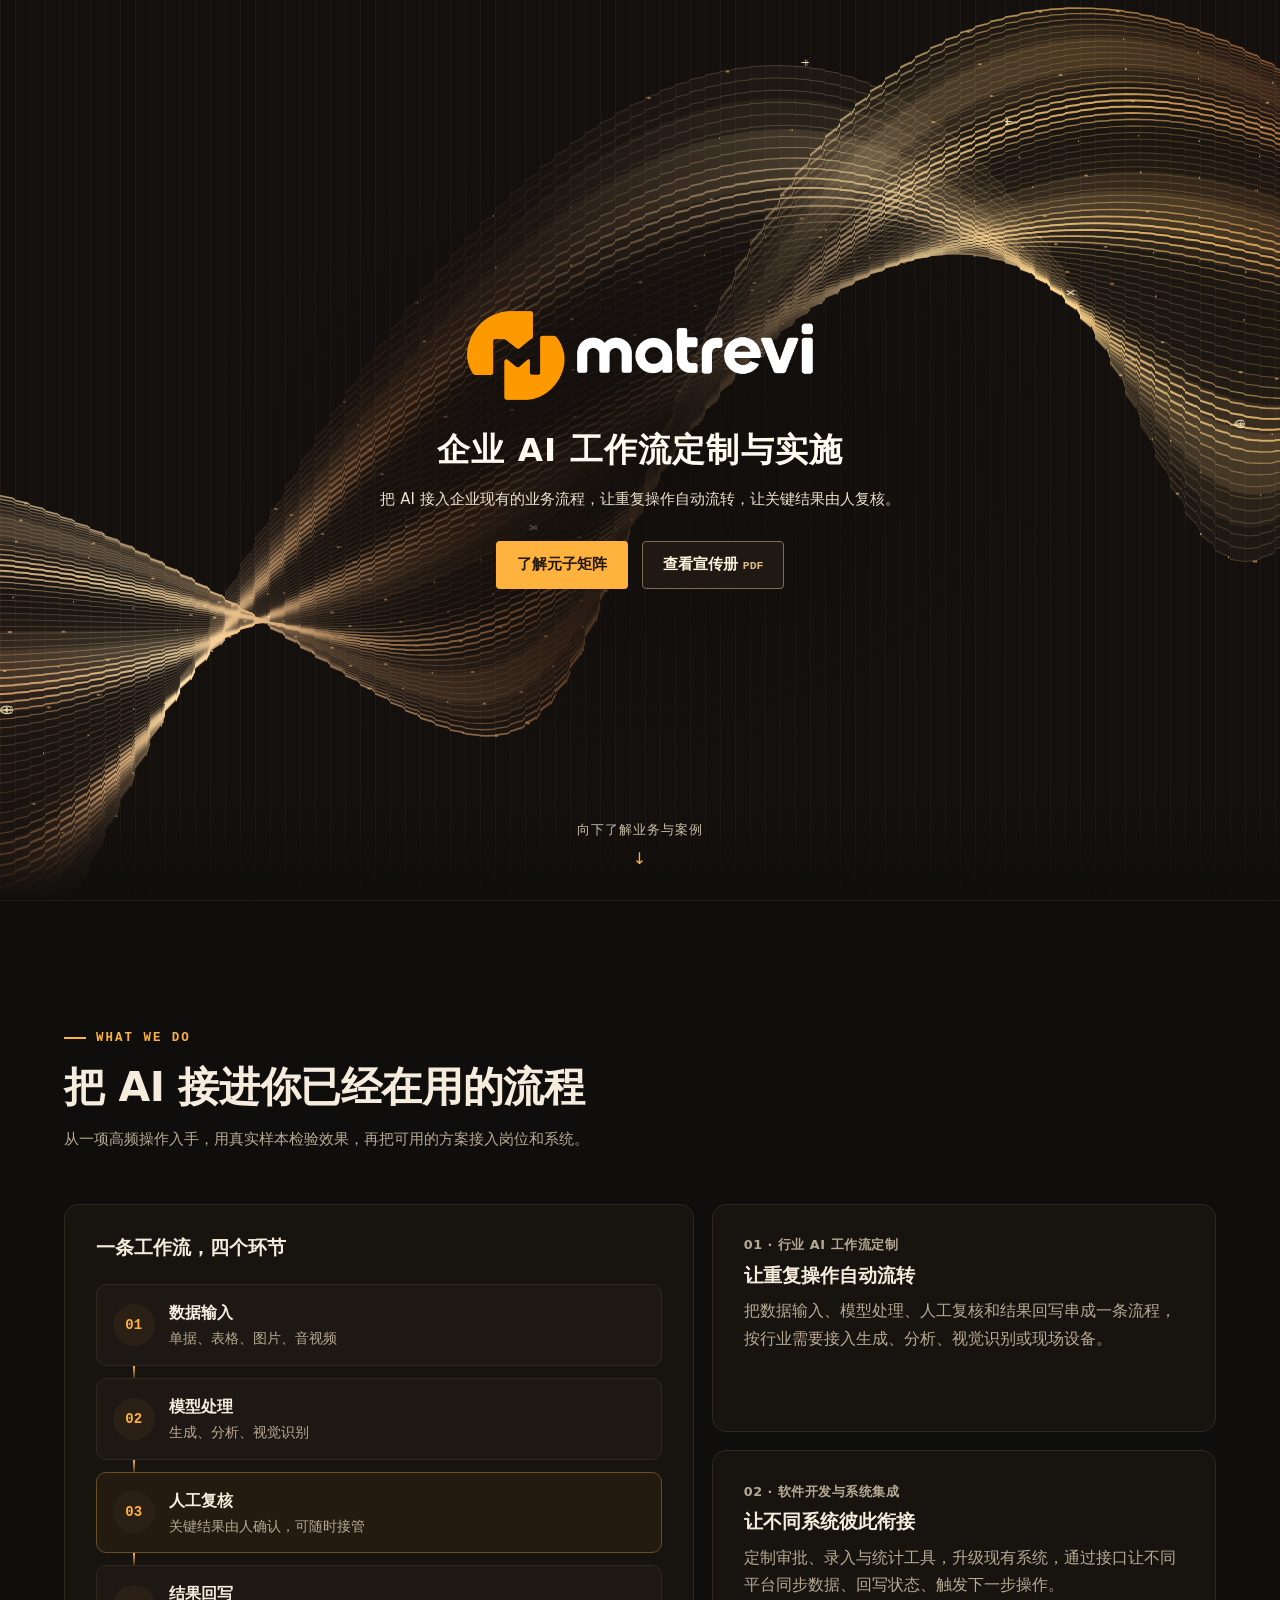
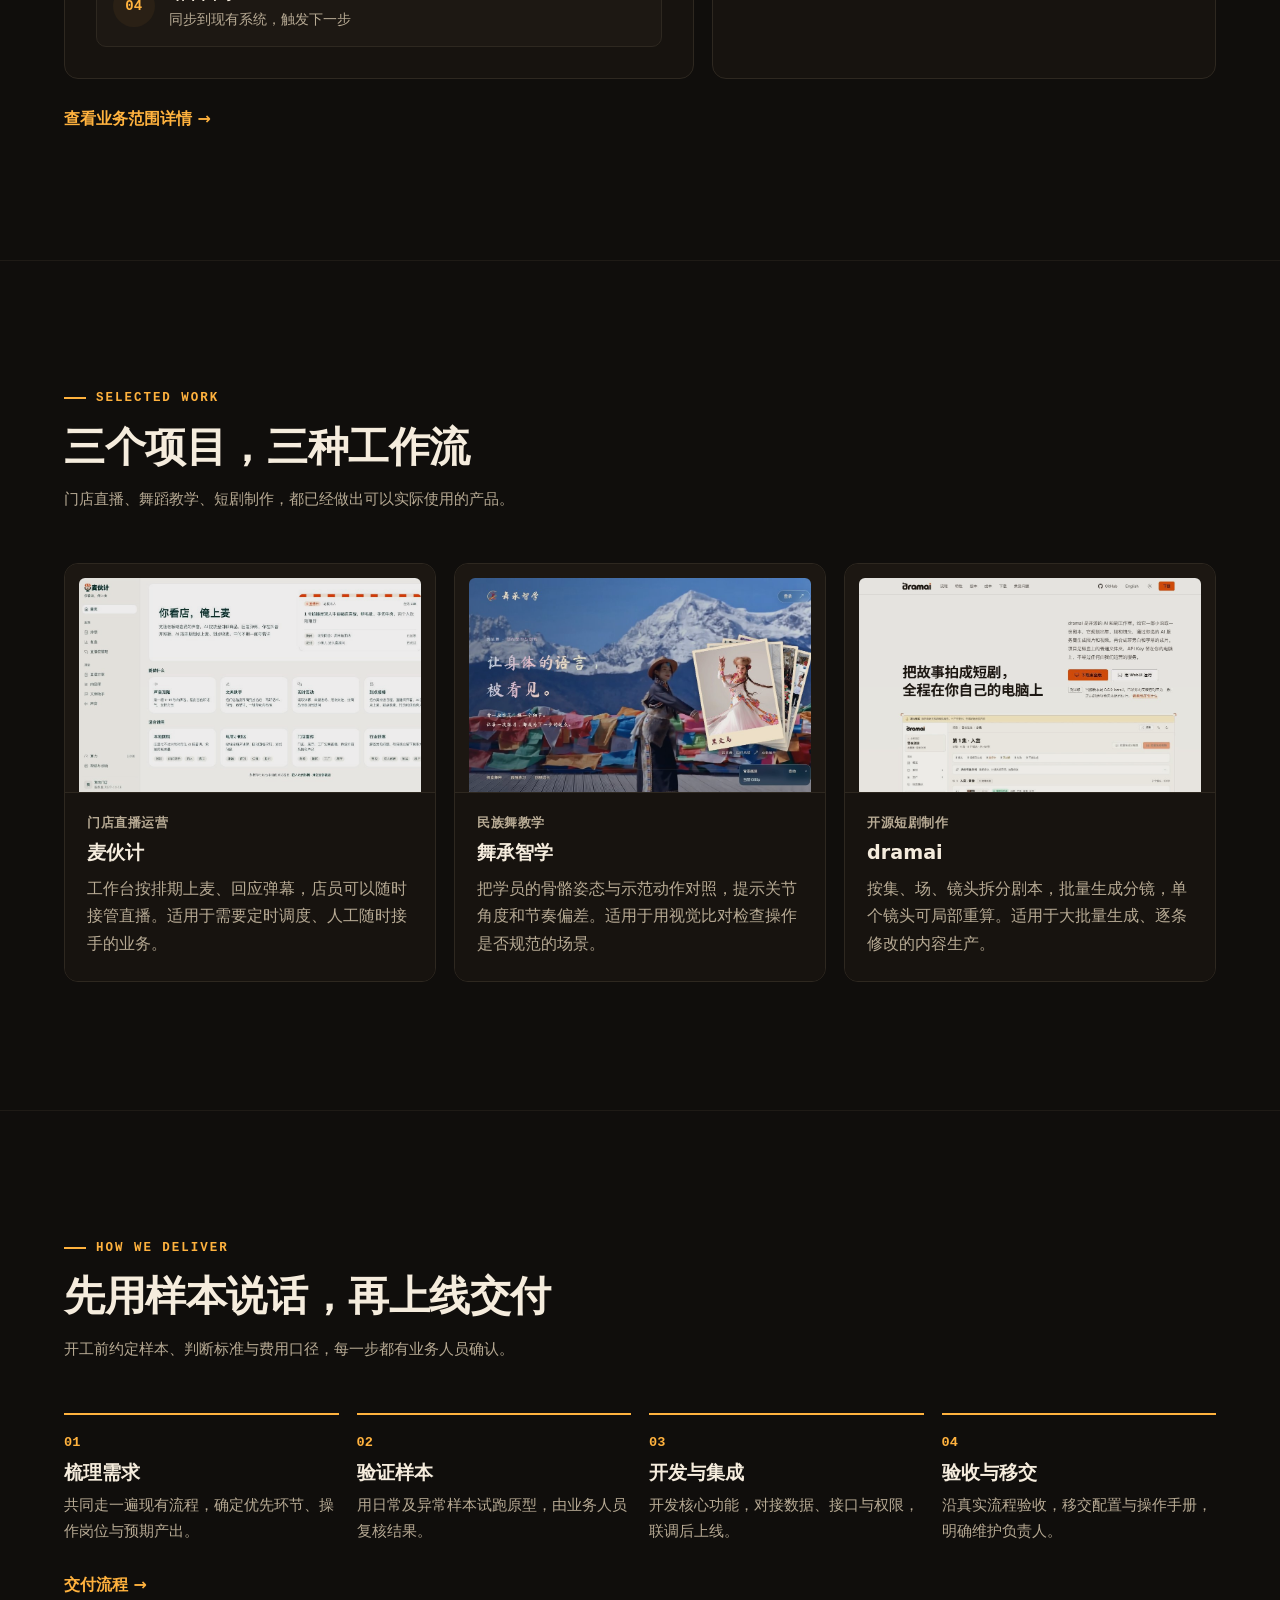
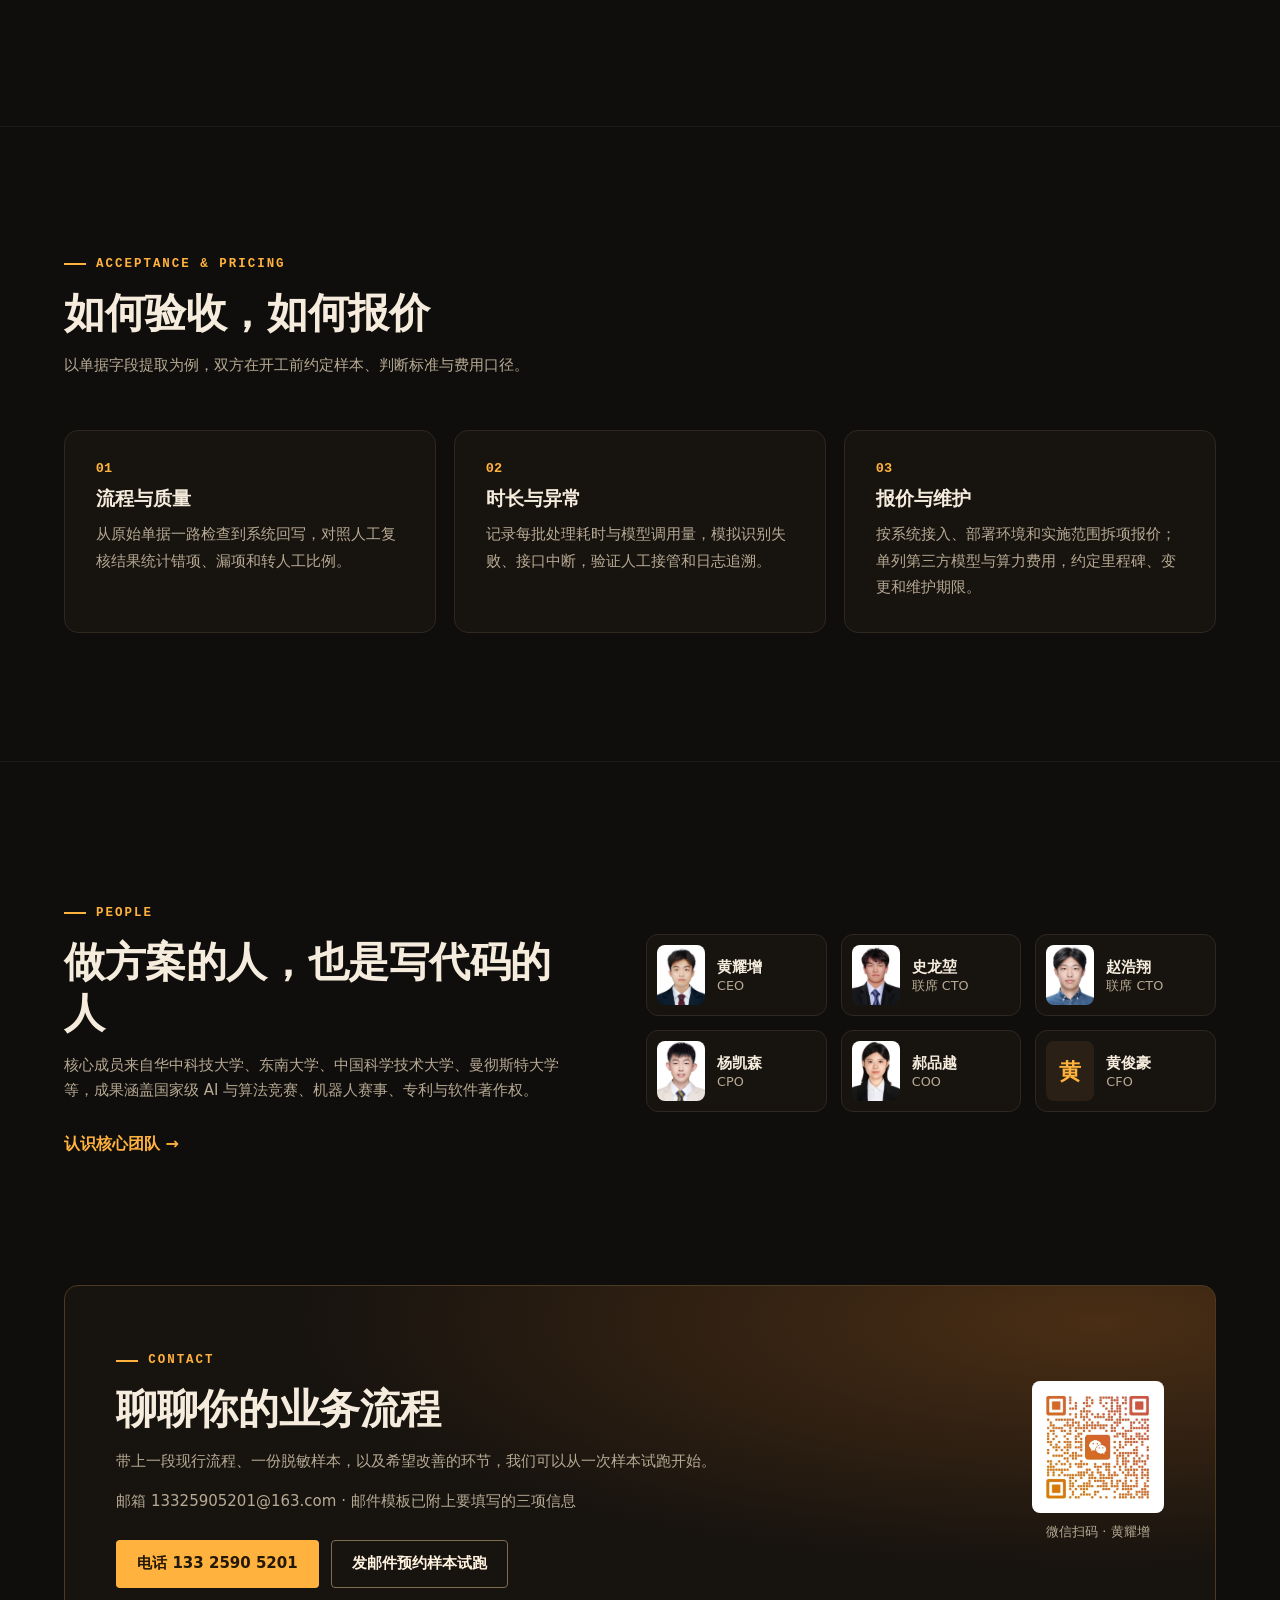
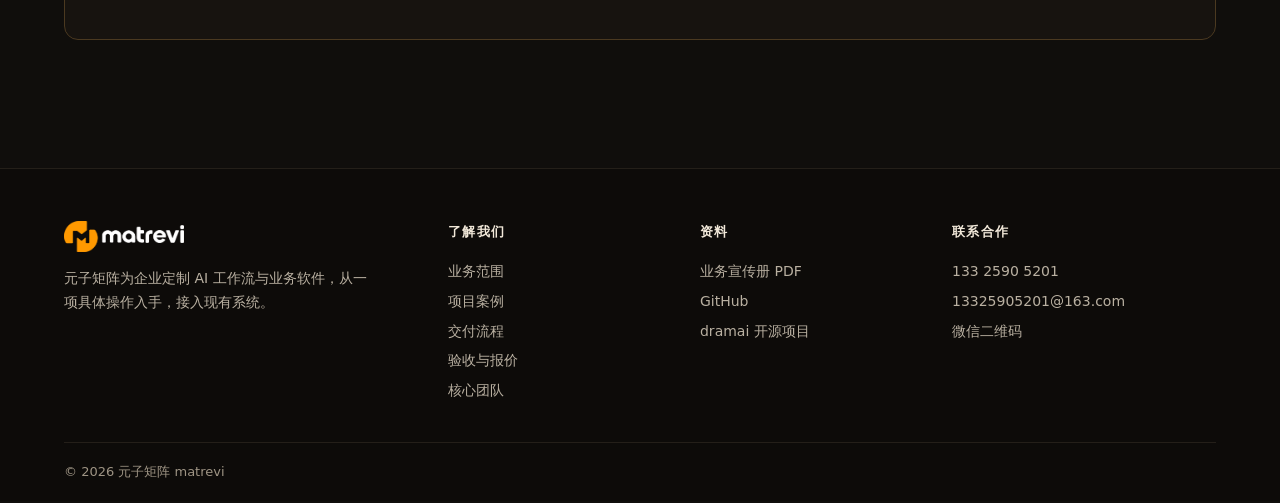
<file: index.html>
<!doctype html>
<html lang="zh-CN">
<head>
  <meta charset="utf-8"><meta name="viewport" content="width=device-width,initial-scale=1">
  <title>元子矩阵 matrevi｜企业 AI 工作流定制与实施</title>
  <meta name="description" content="元子矩阵将 AI 模型、业务规则与企业现有系统连接起来。从样本验证到上线交付，了解我们的服务、项目案例与合作方式。">
  <meta name="theme-color" content="#141413"><link rel="canonical" href="https://matrevi.com/">
  <script>document.documentElement.classList.add('js')</script>
  <link rel="icon" href="assets/symbol-amber.png"><link rel="stylesheet" href="site.css?v=f61c3a9e5d27"><script defer src="matrix.js?v=769439c816f3"></script><script defer src="navigation.js?v=255b880c6fd4"></script><script defer src="home.js?v=d93a5f1c7e48"></script>
</head>
<body id="top" class="home">
<a class="skip" href="#what">跳至业务介绍</a>
<header class="home-bar" data-state="hidden"><nav class="wrap bar" aria-label="主导航">
  <a class="brand" href="#top" aria-label="回到首页顶部"><img src="assets/wordmark-light.png" alt="matrevi" width="1150" height="297" decoding="async"><span>元子矩阵</span></a>
  <div class="navlinks"><a href="#what">业务范围</a><a href="#work">项目案例</a><a href="#how">交付流程</a><a href="#acceptance">验收与报价</a><a href="#team">核心团队</a></div>
  <a class="contact-link" href="#talk">合作咨询</a>
  <details class="nav-drawer"><summary aria-label="打开导航">导航</summary>
    <div class="drawer-panel"><a href="#what">业务范围</a><a href="#work">项目案例</a><a href="#how">交付流程</a><a href="#acceptance">验收与报价</a><a href="#team">核心团队</a><a href="brochure.html">业务宣传册</a><a href="#talk">合作咨询</a></div>
  </details>
</nav></header>
<main>
<section class="cover" aria-labelledby="headline">
  <canvas id="matrix" aria-hidden="true"></canvas>
  <div class="hero-copy">
    <div class="lit-copy">
      <div class="cover-logo"><img src="assets/wordmark-light.png" width="1150" height="297" alt="matrevi 元子矩阵"></div>
      <h1 id="headline">企业 AI 工作流定制与实施</h1>
      <p class="lead">把 AI 接入企业现有的业务流程，<br class="mobile-break">让重复操作自动流转，让关键结果由人复核。</p>
    </div>
    <div class="actions">
      <a class="primary" href="#what">了解元子矩阵</a>
      <a class="secondary" href="brochure.html">查看宣传册 <small>PDF</small></a>
    </div>
  </div>
  <a class="scroll-hint" href="#what">向下了解业务与案例<span aria-hidden="true">↓</span></a>
</section>

<section class="band" id="what" aria-labelledby="what-title">
  <div class="wrap">
    <div class="band-head reveal"><p class="eyebrow">WHAT WE DO</p><h2 id="what-title">把 AI 接进你已经在用的流程</h2><p>从一项高频操作入手，用真实样本检验效果，再把可用的方案接入岗位和系统。</p></div>
    <div class="bento">
      <article class="glow-card flow-card reveal">
        <h3>一条工作流，四个环节</h3>
        <ol class="flow">
          <li><b>数据输入</b><span>单据、表格、图片、音视频</span></li>
          <li><b>模型处理</b><span>生成、分析、视觉识别</span></li>
          <li><b>人工复核</b><span>关键结果由人确认，可随时接管</span></li>
          <li><b>结果回写</b><span>同步到现有系统，触发下一步</span></li>
        </ol>
      </article>
      <article class="glow-card reveal">
        <p class="tag">01 · 行业 AI 工作流定制</p>
        <h3>让重复操作自动流转</h3>
        <p>把数据输入、模型处理、人工复核和结果回写串成一条流程，按行业需要接入生成、分析、视觉识别或现场设备。</p>
      </article>
      <article class="glow-card reveal">
        <p class="tag">02 · 软件开发与系统集成</p>
        <h3>让不同系统彼此衔接</h3>
        <p>定制审批、录入与统计工具，升级现有系统，通过接口让不同平台同步数据、回写状态、触发下一步操作。</p>
      </article>
    </div>
    <a class="more reveal" href="services.html">查看业务范围详情 →</a>
  </div>
</section>

<section class="band" id="work" aria-labelledby="work-title">
  <div class="wrap">
    <div class="band-head reveal"><p class="eyebrow">SELECTED WORK</p><h2 id="work-title">三个项目，三种工作流</h2><p>门店直播、舞蹈教学、短剧制作，都已经做出可以实际使用的产品。</p></div>
    <div class="work-grid">
      <a class="glow-card work reveal" href="cases.html#mai-huo-ji"><span class="work-thumb"><img loading="lazy" src="assets/projects/mai-huo-ji.jpg" alt="麦伙计直播运营工作台界面" width="1600" height="1000"></span><div><p class="tag">门店直播运营</p><h3>麦伙计</h3><p>工作台按排期上麦、回应弹幕，店员可以随时接管直播。适用于需要定时调度、人工随时接手的业务。</p></div></a>
      <a class="glow-card work reveal" href="cases.html#dance"><span class="work-thumb"><img loading="lazy" src="assets/projects/dance.jpg" alt="舞承智学民族舞教学平台界面" width="1600" height="1000"></span><div><p class="tag">民族舞教学</p><h3>舞承智学</h3><p>把学员的骨骼姿态与示范动作对照，提示关节角度和节奏偏差。适用于用视觉比对检查操作是否规范的场景。</p></div></a>
      <a class="glow-card work reveal" href="cases.html#dramai"><span class="work-thumb"><img loading="lazy" src="assets/projects/dramai.jpg" alt="dramai 短剧分镜制作工作台界面" width="1600" height="1000"></span><div><p class="tag">开源短剧制作</p><h3 lang="en">dramai</h3><p>按集、场、镜头拆分剧本，批量生成分镜，单个镜头可局部重算。适用于大批量生成、逐条修改的内容生产。</p></div></a>
    </div>
  </div>
</section>

<section class="band" id="how" aria-labelledby="how-title">
  <div class="wrap">
    <div class="band-head reveal"><p class="eyebrow">HOW WE DELIVER</p><h2 id="how-title">先用样本说话，再上线交付</h2><p>开工前约定样本、判断标准与费用口径，每一步都有业务人员确认。</p></div>
    <ol class="steps">
      <li class="reveal"><span class="step-no">01</span><h3>梳理需求</h3><p>共同走一遍现有流程，确定优先环节、操作岗位与预期产出。</p></li>
      <li class="reveal"><span class="step-no">02</span><h3>验证样本</h3><p>用日常及异常样本试跑原型，由业务人员复核结果。</p></li>
      <li class="reveal"><span class="step-no">03</span><h3>开发与集成</h3><p>开发核心功能，对接数据、接口与权限，联调后上线。</p></li>
      <li class="reveal"><span class="step-no">04</span><h3>验收与移交</h3><p>沿真实流程验收，移交配置与操作手册，明确维护负责人。</p></li>
    </ol>
    <p class="more-row reveal"><a class="more" href="delivery.html">交付流程 →</a></p>
  </div>
</section>

<section class="band" id="acceptance" aria-labelledby="acceptance-title">
  <div class="wrap">
    <div class="band-head reveal"><p class="eyebrow">ACCEPTANCE &amp; PRICING</p><h2 id="acceptance-title">如何验收，如何报价</h2><p>以单据字段提取为例，双方在开工前约定样本、判断标准与费用口径。</p></div>
    <div class="terms-grid">
      <article class="glow-card reveal"><span class="step-no">01</span><h3>流程与质量</h3><p>从原始单据一路检查到系统回写，对照人工复核结果统计错项、漏项和转人工比例。</p></article>
      <article class="glow-card reveal"><span class="step-no">02</span><h3>时长与异常</h3><p>记录每批处理耗时与模型调用量，模拟识别失败、接口中断，验证人工接管和日志追溯。</p></article>
      <article class="glow-card reveal"><span class="step-no">03</span><h3>报价与维护</h3><p>按系统接入、部署环境和实施范围拆项报价；单列第三方模型与算力费用，约定里程碑、变更和维护期限。</p></article>
    </div>
  </div>
</section>

<section class="band" id="team" aria-labelledby="team-title">
  <div class="wrap team-band reveal">
    <div><p class="eyebrow">PEOPLE</p><h2 id="team-title">做方案的人，也是写代码的人</h2><p>核心成员来自华中科技大学、东南大学、中国科学技术大学、曼彻斯特大学等，成果涵盖国家级 AI 与算法竞赛、机器人赛事、专利与软件著作权。</p><a class="more" href="team.html">认识核心团队 →</a></div>
    <ul class="faces" aria-label="核心团队成员">
      <li><img loading="lazy" src="assets/people/jason-huang.jpg" alt=""><span>黄耀增<small>CEO</small></span></li>
      <li><img loading="lazy" src="assets/people/longkun-shi.jpg" alt=""><span>史龙堃<small>联席 CTO</small></span></li>
      <li><img loading="lazy" src="assets/people/haoxiang-zhao.jpg" alt=""><span>赵浩翔<small>联席 CTO</small></span></li>
      <li><img loading="lazy" src="assets/people/kaisen-yang.jpg" alt=""><span>杨凯森<small>CPO</small></span></li>
      <li><img loading="lazy" src="assets/people/pinyue-hao.jpg" alt=""><span>郝品越<small>COO</small></span></li>
      <li><span class="mono" aria-hidden="true">黄</span><span>黄俊豪<small>CFO</small></span></li>
    </ul>
  </div>
</section>

<section class="band talk" id="talk" aria-labelledby="talk-title">
  <div class="wrap talk-box glow-card reveal">
    <div><p class="eyebrow">CONTACT</p><h2 id="talk-title">聊聊你的业务流程</h2><p>带上一段现行流程、一份脱敏样本，以及希望改善的环节，我们可以从一次样本试跑开始。</p>
      <p class="talk-mail">邮箱 13325905201@163.com · 邮件模板已附上要填写的三项信息</p>
      <div class="talk-actions"><a class="primary" href="tel:13325905201">电话 133 2590 5201</a><a class="secondary" href="mailto:13325905201@163.com?subject=%E6%A0%B7%E6%9C%AC%E8%AF%95%E8%B7%91%E5%92%A8%E8%AF%A2&amp;body=%E6%89%80%E5%9C%A8%E8%A1%8C%E4%B8%9A%EF%BC%9A%0A%E7%8E%B0%E8%A1%8C%E6%B5%81%E7%A8%8B%EF%BC%9A%0A%E5%B8%8C%E6%9C%9B%E6%94%B9%E5%96%84%E7%9A%84%E7%8E%AF%E8%8A%82%EF%BC%9A">发邮件预约样本试跑</a></div>
    </div>
    <figure><img loading="lazy" src="assets/wechat-qr.png" alt="黄耀增的商务联系微信二维码"><figcaption>微信扫码 · 黄耀增</figcaption></figure>
  </div>
</section>
</main>
<footer class="site-foot">
  <div class="wrap foot-grid">
    <div class="foot-brand"><img src="assets/wordmark-light.png" alt="matrevi 元子矩阵" width="120" height="31" loading="lazy" decoding="async"><p>元子矩阵为企业定制 AI 工作流与业务软件，从一项具体操作入手，接入现有系统。</p></div>
    <nav aria-label="页脚导航"><h2>了解我们</h2><a href="#what">业务范围</a><a href="#work">项目案例</a><a href="#how">交付流程</a><a href="#acceptance">验收与报价</a><a href="#team">核心团队</a></nav>
    <nav aria-label="资料"><h2>资料</h2><a href="brochure.html">业务宣传册 PDF</a><a href="https://github.com/matrevi">GitHub</a><a href="https://github.com/hyyyyyyz/dramai">dramai 开源项目</a></nav>
    <div><h2>联系合作</h2><a href="tel:13325905201">133 2590 5201</a><a href="mailto:13325905201@163.com">13325905201@163.com</a><a href="contact.html">微信二维码</a></div>
  </div>
  <div class="wrap foot-base"><span>© 2026 元子矩阵 matrevi</span><!-- 备案号上线前填写：<a href="https://beian.miit.gov.cn/">X ICP 备 XXXXXXXX 号</a> --></div>
</footer>

</body></html>
</file>
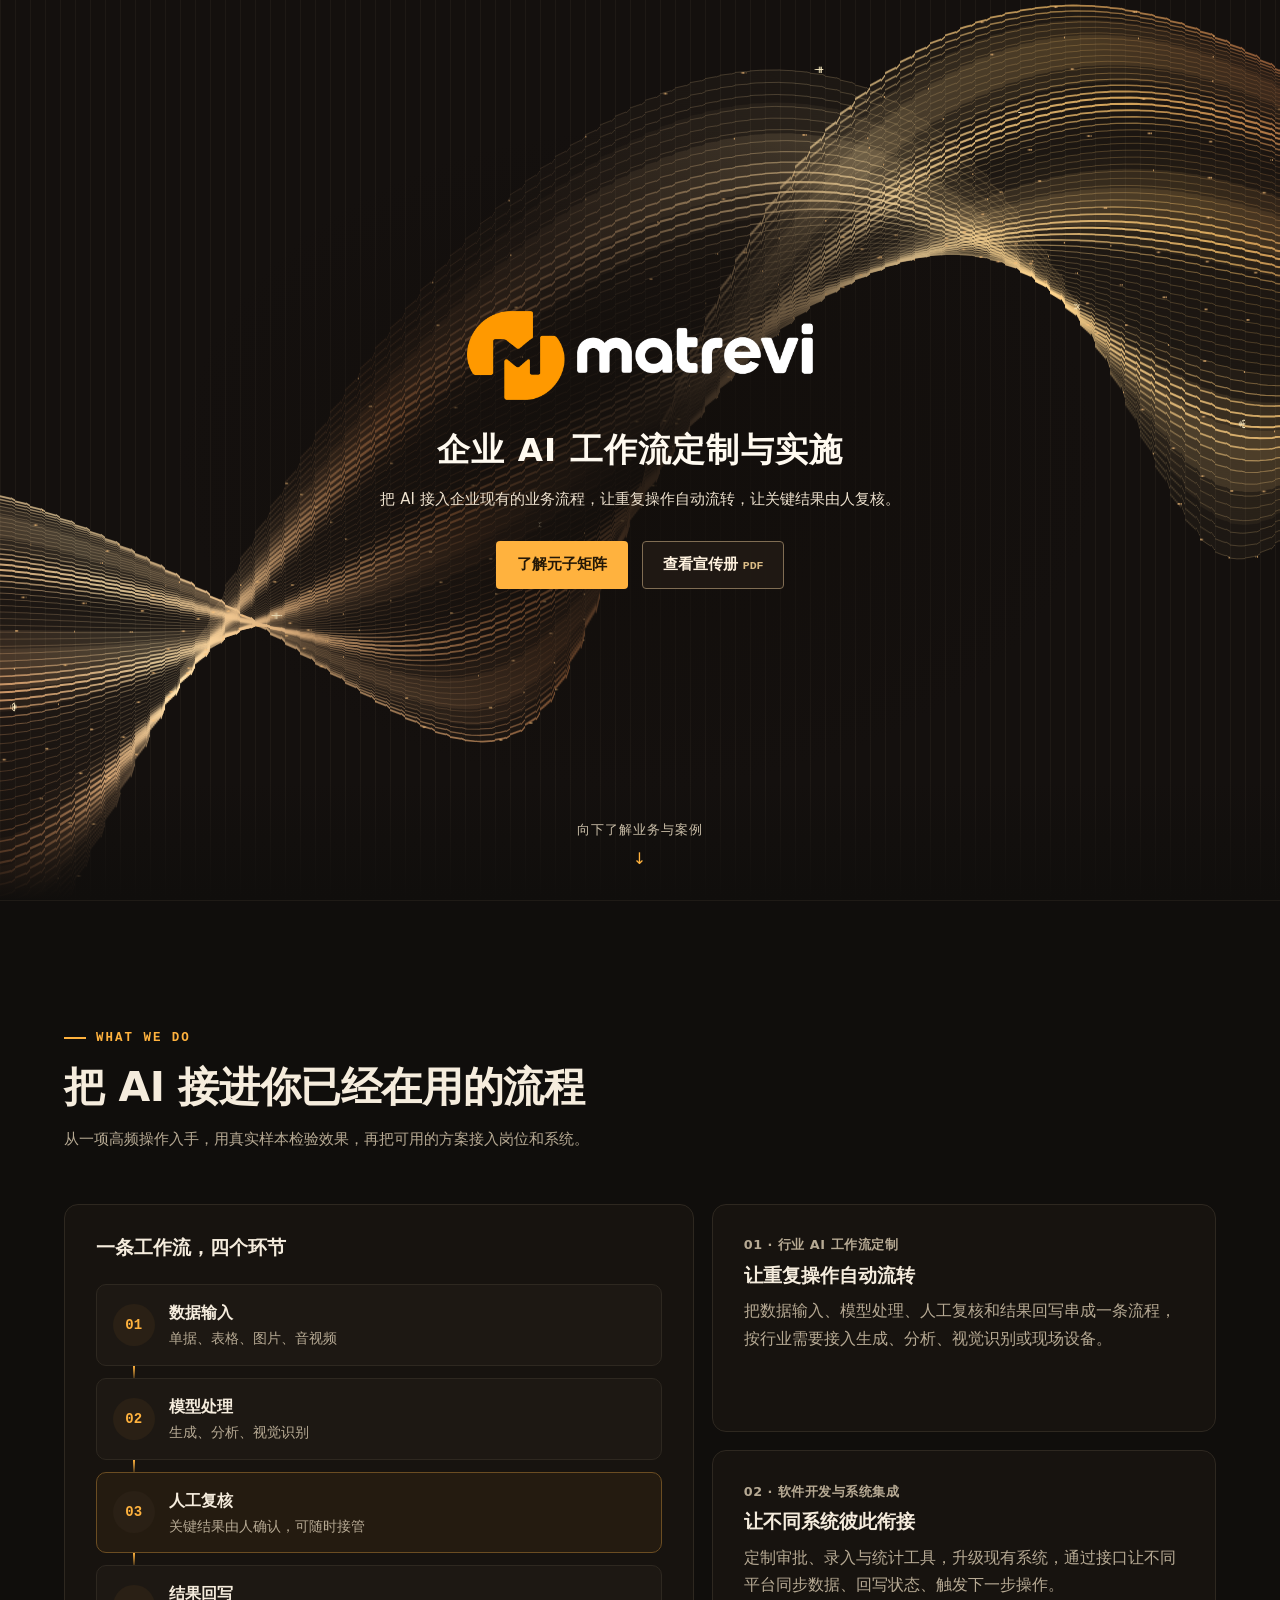
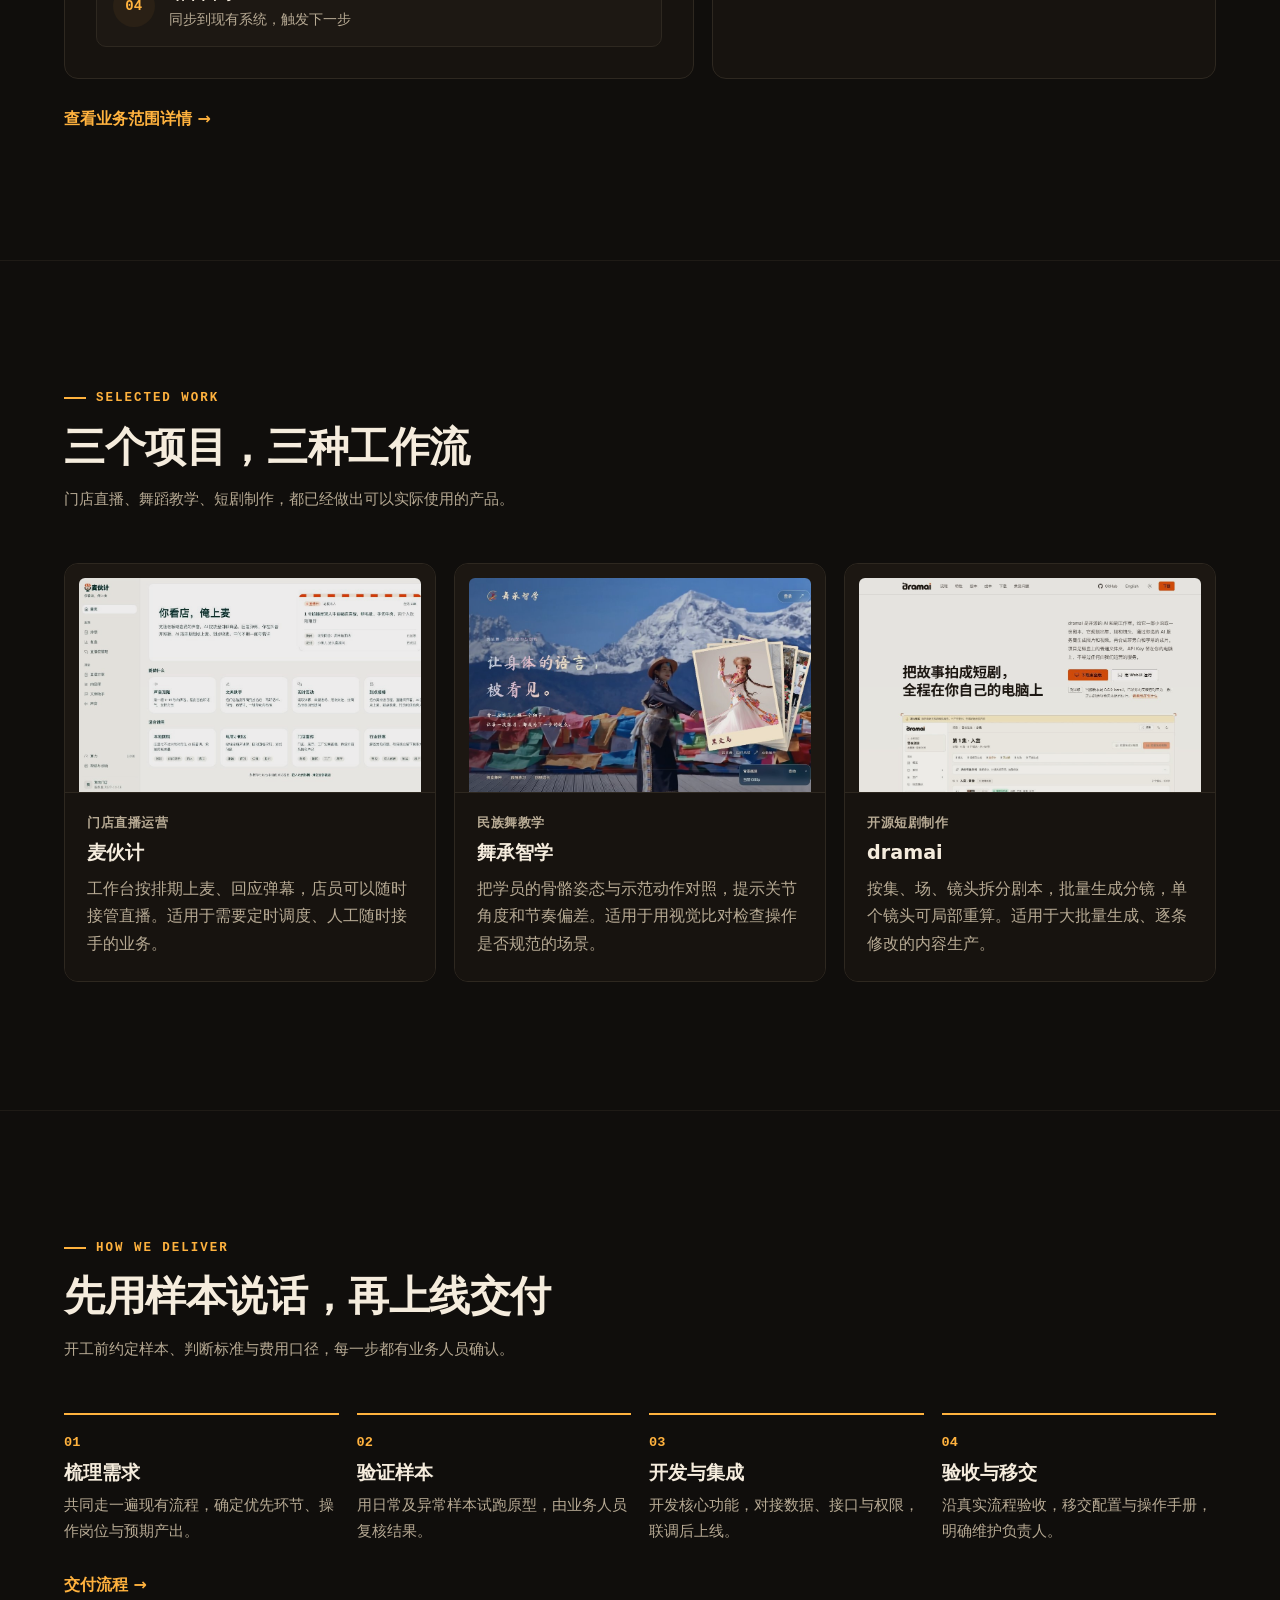
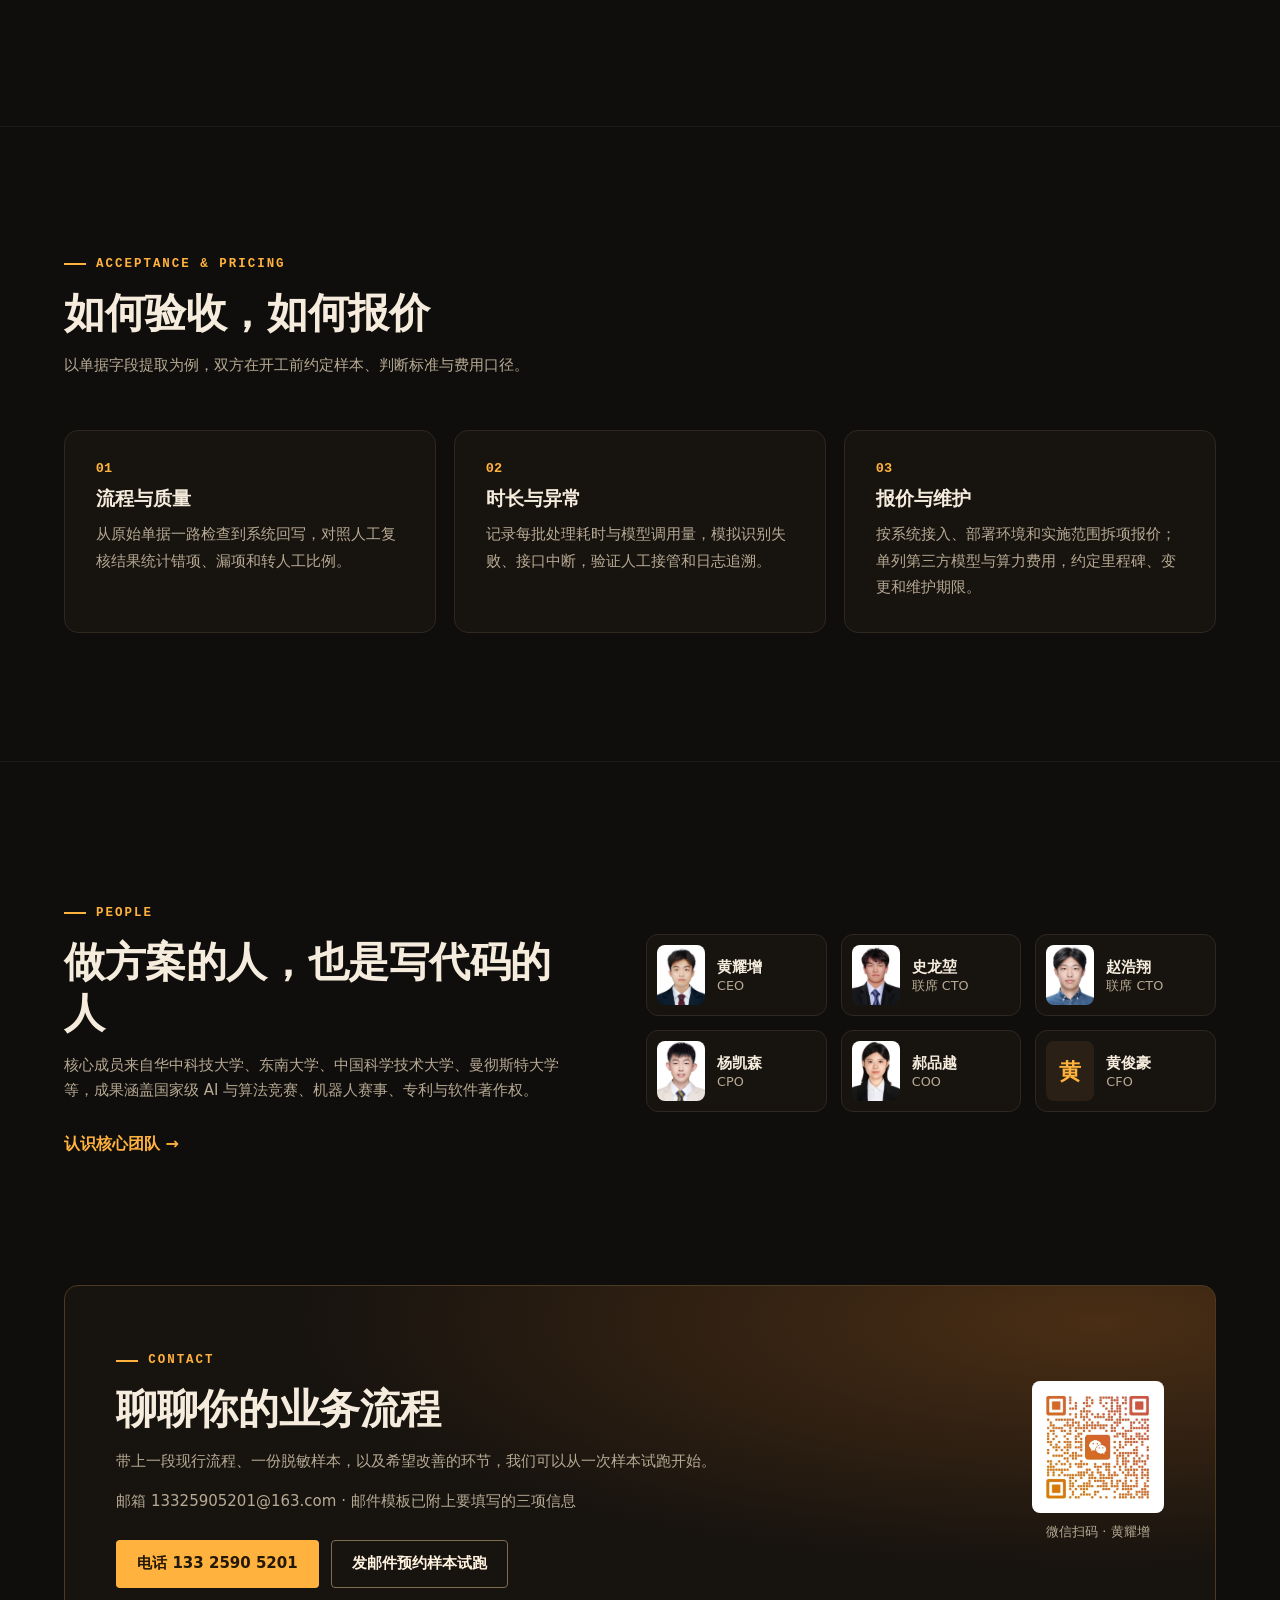
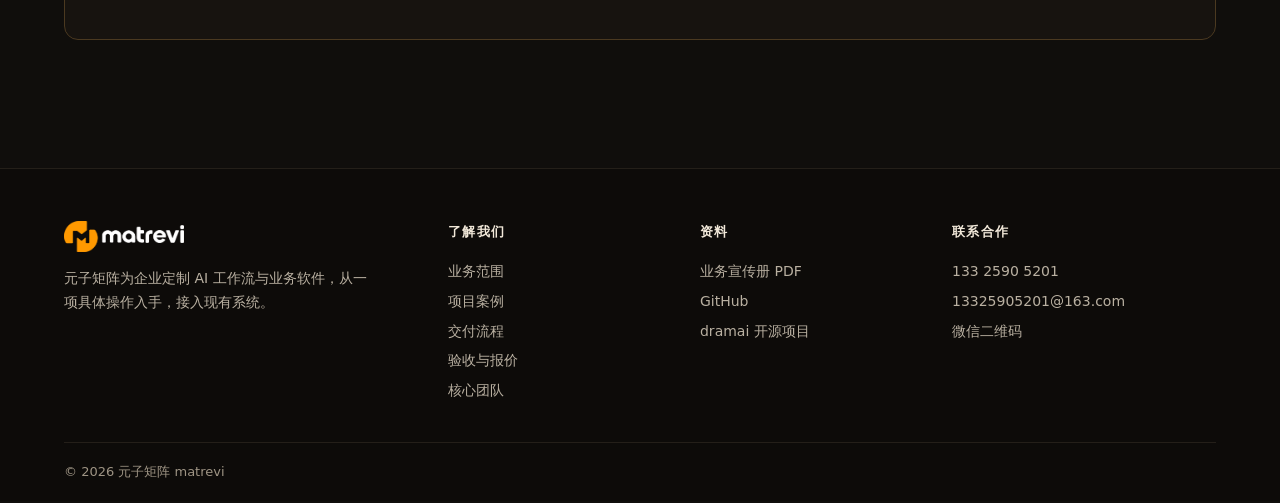
<file: acceptance.html>
<!doctype html>
<html lang="zh-CN">
<head>
  <meta charset="utf-8"><meta name="viewport" content="width=device-width,initial-scale=1">
  <title>验收与报价｜元子矩阵 matrevi</title>
  <meta name="robots" content="noindex">
  <link rel="canonical" href="https://matrevi.com/#acceptance">
  <!-- “验收与报价”已并入首页，旧链接跳到首页对应栏目。 -->
  <script>location.replace('./#acceptance')</script>
  <meta http-equiv="refresh" content="0; url=./#acceptance">
  <meta name="theme-color" content="#141413"><link rel="icon" href="assets/symbol-amber.png">
</head>
<body>
<p><a href="./#acceptance">“验收与报价”已移到首页，点此前往</a></p>
</body></html>
</file>
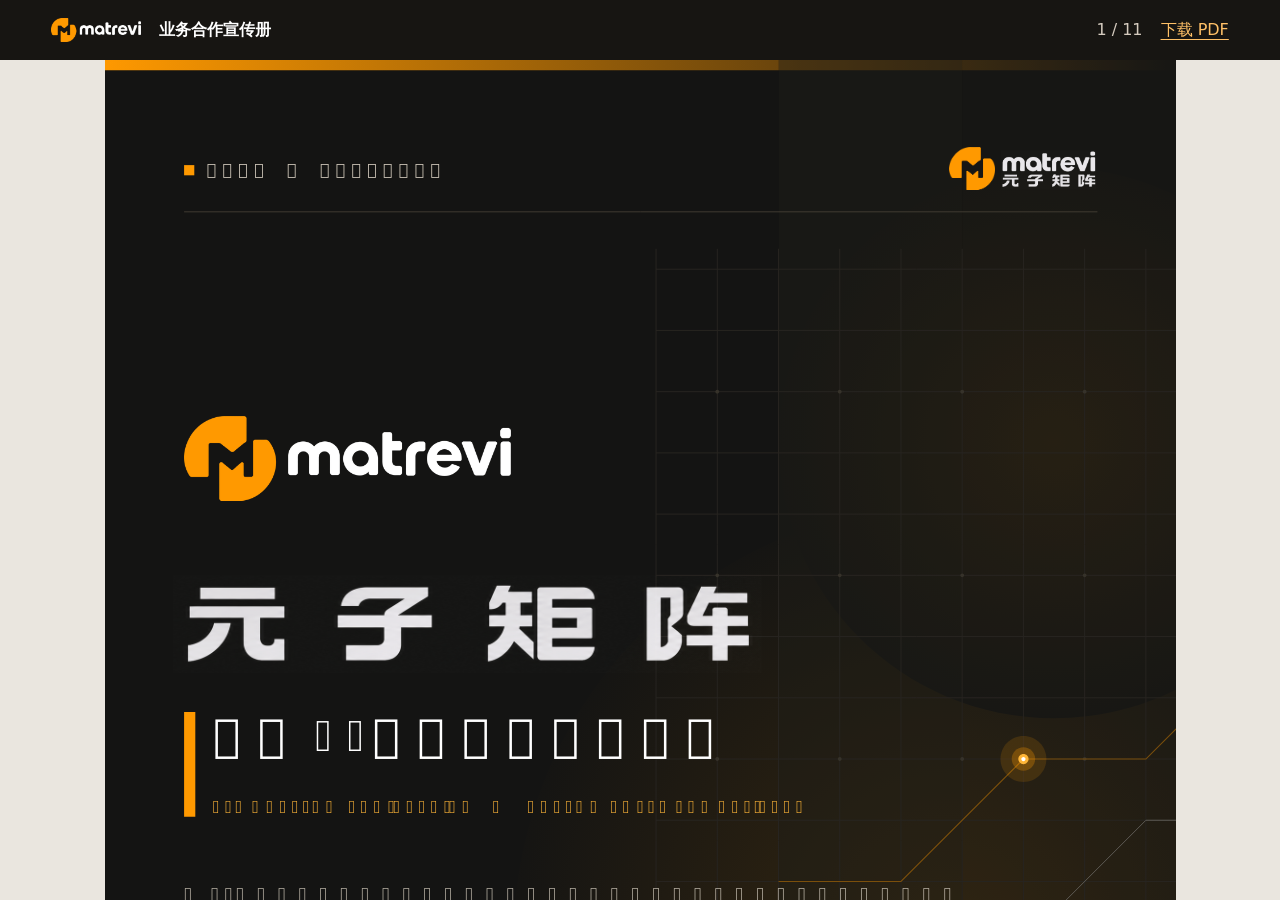
<file: brochure.html>
<!doctype html>
<html lang="zh-CN">
<head>
  <meta charset="utf-8"><meta name="viewport" content="width=device-width,initial-scale=1">
  <title>业务合作宣传册｜元子矩阵 matrevi</title>
  <meta name="description" content="在线阅读元子矩阵业务合作宣传册，了解团队、项目案例和合作方式。">
  <link rel="canonical" href="https://matrevi.com/brochure.html">
  <link rel="icon" href="assets/symbol-amber.png">
  <link rel="stylesheet" href="assets/pdfjs-4.10.38/pdf_viewer.css">
  <link rel="stylesheet" href="brochure.css">
</head>
<body>
  <header>
    <a class="brand" href="./" aria-label="返回元子矩阵首页"><img src="assets/wordmark-light.png" alt="matrevi"></a>
    <h1>业务合作宣传册</h1>
    <span id="pages" aria-label="当前页码"></span>
    <a class="download" href="assets/brochure.pdf" download="元子矩阵业务合作宣传册.pdf">下载 PDF</a>
  </header>
  <main aria-label="宣传册 PDF">
    <div id="paper" tabindex="0" aria-label="滚动阅读宣传册"><div class="pdfViewer"></div></div>
    <p id="status" role="status">正在打开宣传册… <a href="assets/brochure.pdf">直接打开 PDF</a></p>
  </main>
  <script type="module" src="brochure.js"></script>
</body>
</html>
</file>
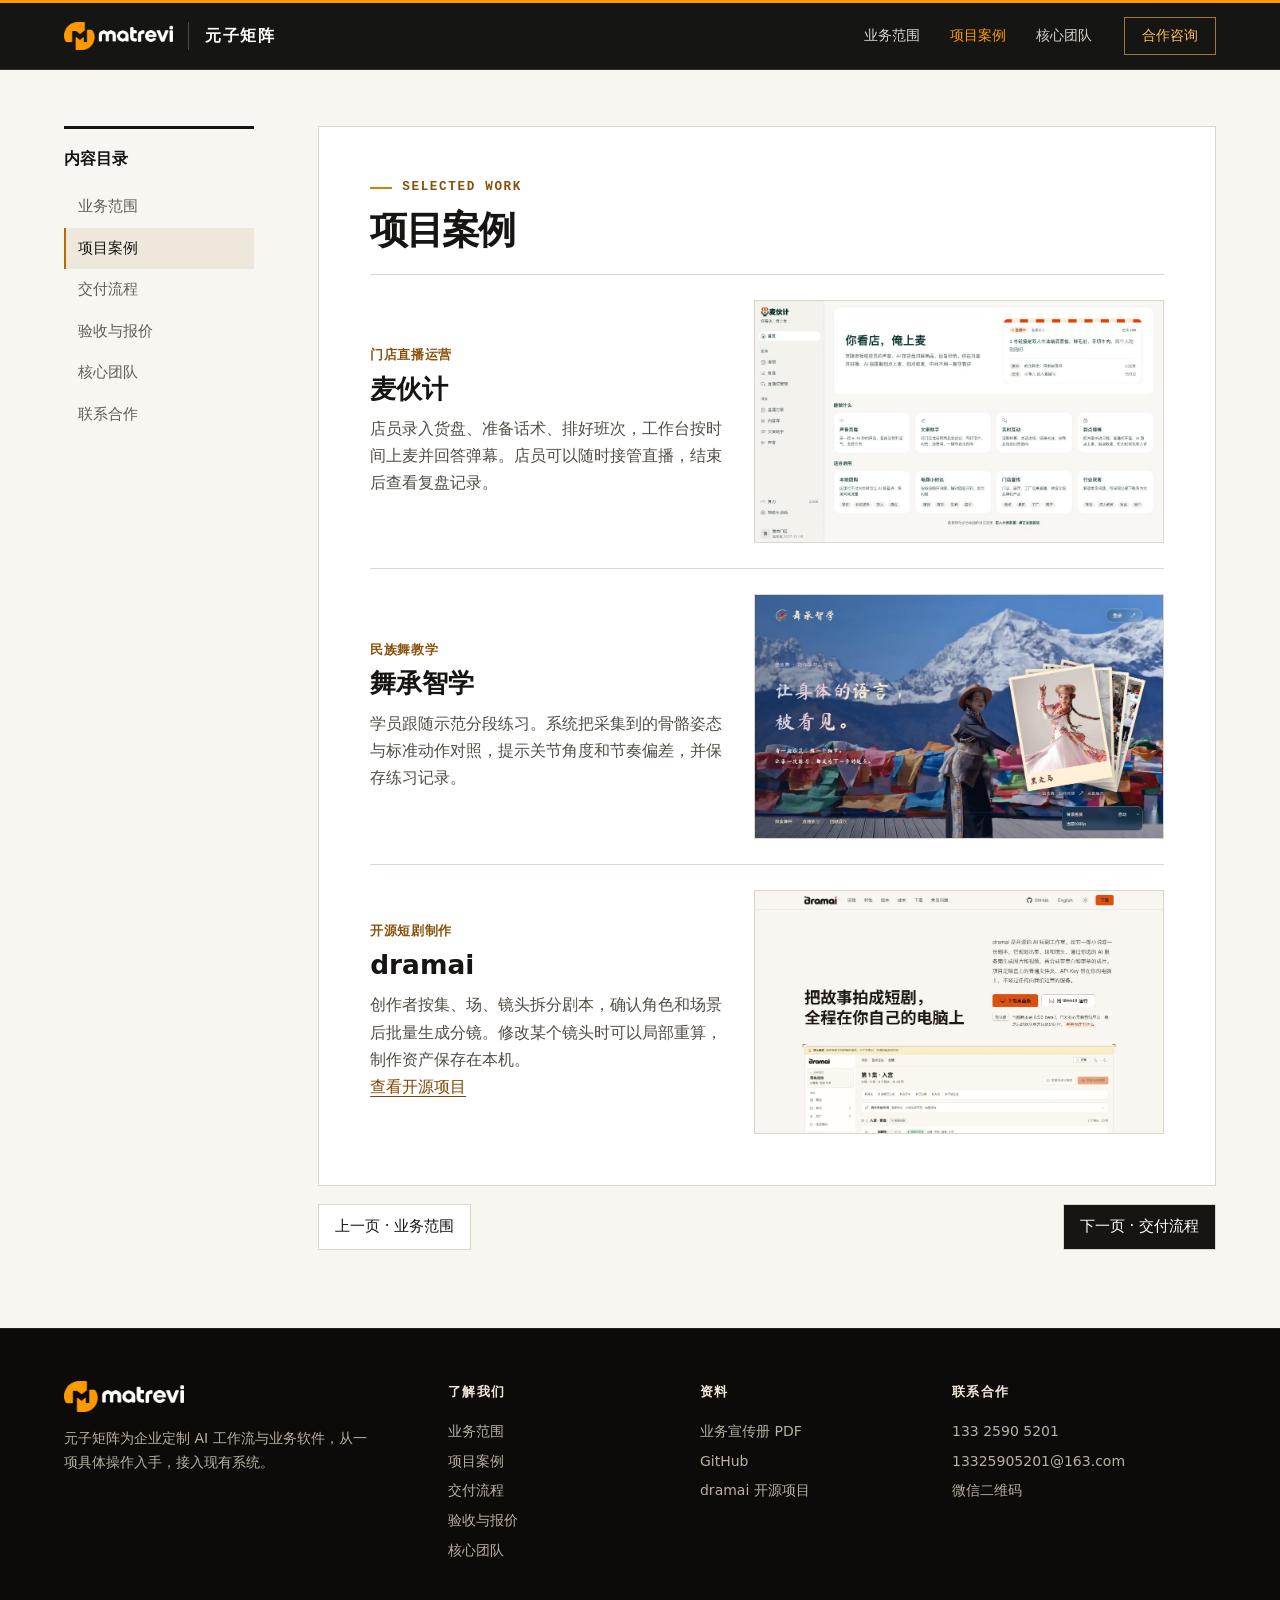
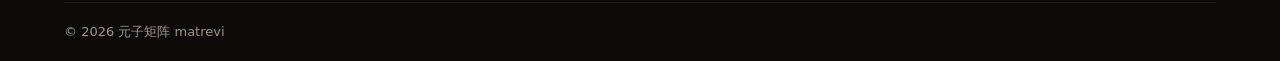
<file: cases.html>
<!doctype html>
<html lang="zh-CN">
<head>
  <meta charset="utf-8"><meta name="viewport" content="width=device-width,initial-scale=1">
  <title>项目案例｜元子矩阵 matrevi</title>
  <meta name="description" content="元子矩阵将 AI 模型、业务规则与企业现有系统连接起来。从样本验证到上线交付，了解我们的服务、项目案例与合作方式。">
  <meta name="theme-color" content="#141413"><link rel="canonical" href="https://matrevi.com/cases.html">
  <link rel="icon" href="assets/symbol-amber.png"><link rel="stylesheet" href="site.css?v=2b80322350ce"><script defer src="navigation.js?v=255b880c6fd4"></script>
</head>
<body id="top">
<a class="skip" href="#content">跳至正文</a>
<header><nav class="wrap bar" aria-label="主导航">
  <a class="brand" href="./" aria-label="元子矩阵首页"><img src="assets/wordmark-light.png" alt="matrevi"><span>元子矩阵</span></a>
  <div class="navlinks"><a href="services.html">业务范围</a><a href="cases.html" aria-current="page">项目案例</a><a href="team.html">核心团队</a></div>
  <a class="contact-link" href="contact.html">合作咨询</a>
</nav></header>
<main class="wrap reading">
  <aside>
    <nav class="toc" aria-label="宣传册目录">
      <h2>内容目录</h2>
        <a href="services.html">业务范围</a>
        <a href="cases.html" aria-current="page">项目案例</a>
        <a href="delivery.html">交付流程</a>
        <a href="./#acceptance">验收与报价</a>
        <a href="team.html">核心团队</a>
        <a href="contact.html">联系合作</a>
    </nav>
  </aside>
  <div class="chapter">
    <article id="content" tabindex="-1"><section id="cases"><div class="kicker">SELECTED WORK</div><h1>项目案例</h1>
      <div class="case" id="mai-huo-ji"><div><p class="category">门店直播运营</p><h2>麦伙计</h2><p>店员录入货盘、准备话术、排好班次，工作台按时间上麦并回答弹幕。店员可以随时接管直播，结束后查看复盘记录。</p></div><a href="assets/projects/mai-huo-ji.jpg" aria-label="查看麦伙计原始界面截图"><img loading="lazy" src="assets/projects/mai-huo-ji.jpg" alt="麦伙计直播运营工作台界面"></a></div>
      <div class="case" id="dance"><div><p class="category">民族舞教学</p><h2>舞承智学</h2><p>学员跟随示范分段练习。系统把采集到的骨骼姿态与标准动作对照，提示关节角度和节奏偏差，并保存练习记录。</p></div><a href="assets/projects/dance.jpg" aria-label="查看舞承智学原始界面截图"><img loading="lazy" src="assets/projects/dance.jpg" alt="舞承智学民族舞教学平台界面"></a></div>
      <div class="case" id="dramai"><div><p class="category">开源短剧制作</p><h2 lang="en">dramai</h2><p>创作者按集、场、镜头拆分剧本，确认角色和场景后批量生成分镜。修改某个镜头时可以局部重算，制作资产保存在本机。</p><a class="textlink" href="https://github.com/hyyyyyyz/dramai">查看开源项目</a></div><a href="assets/projects/dramai.jpg" aria-label="查看 dramai 原始界面截图"><img loading="lazy" src="assets/projects/dramai.jpg" alt="dramai 短剧分镜制作工作台界面"></a></div>
    </section></article>
    <nav class="pager" aria-label="章节翻页"><a rel="prev" href="services.html">上一页 · 业务范围</a><a rel="next" href="delivery.html">下一页 · 交付流程</a></nav>
  </div>
</main>
<footer class="site-foot">
  <div class="wrap foot-grid">
    <div class="foot-brand"><img src="assets/wordmark-light.png" alt="matrevi 元子矩阵" width="120" height="31" loading="lazy" decoding="async"><p>元子矩阵为企业定制 AI 工作流与业务软件，从一项具体操作入手，接入现有系统。</p></div>
    <nav aria-label="页脚导航"><h2>了解我们</h2><a href="services.html">业务范围</a><a href="cases.html">项目案例</a><a href="delivery.html">交付流程</a><a href="./#acceptance">验收与报价</a><a href="team.html">核心团队</a></nav>
    <nav aria-label="资料"><h2>资料</h2><a href="brochure.html">业务宣传册 PDF</a><a href="https://github.com/matrevi">GitHub</a><a href="https://github.com/hyyyyyyz/dramai">dramai 开源项目</a></nav>
    <div><h2>联系合作</h2><a href="tel:13325905201">133 2590 5201</a><a href="mailto:13325905201@163.com">13325905201@163.com</a><a href="contact.html">微信二维码</a></div>
  </div>
  <div class="wrap foot-base"><span>© 2026 元子矩阵 matrevi</span><!-- 备案号上线前填写：<a href="https://beian.miit.gov.cn/">X ICP 备 XXXXXXXX 号</a> --></div>
</footer>
</body></html>
</file>
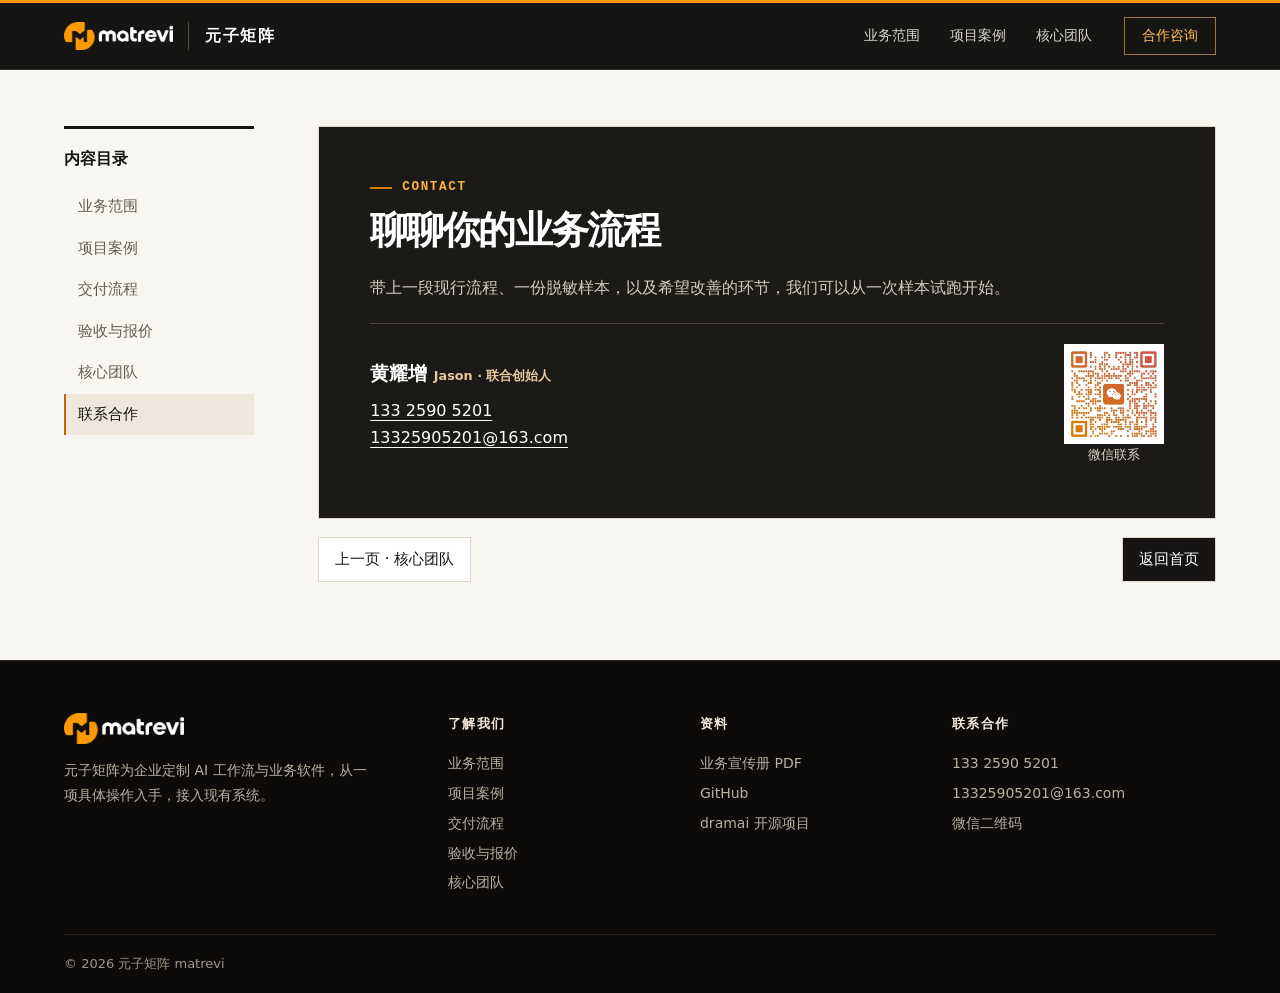
<file: contact.html>
<!doctype html>
<html lang="zh-CN">
<head>
  <meta charset="utf-8"><meta name="viewport" content="width=device-width,initial-scale=1">
  <title>联系合作｜元子矩阵 matrevi</title>
  <meta name="description" content="元子矩阵将 AI 模型、业务规则与企业现有系统连接起来。从样本验证到上线交付，了解我们的服务、项目案例与合作方式。">
  <meta name="theme-color" content="#141413"><link rel="canonical" href="https://matrevi.com/contact.html">
  <link rel="icon" href="assets/symbol-amber.png"><link rel="stylesheet" href="site.css?v=2b80322350ce"><script defer src="navigation.js?v=255b880c6fd4"></script>
</head>
<body id="top">
<a class="skip" href="#content">跳至正文</a>
<header><nav class="wrap bar" aria-label="主导航">
  <a class="brand" href="./" aria-label="元子矩阵首页"><img src="assets/wordmark-light.png" alt="matrevi"><span>元子矩阵</span></a>
  <div class="navlinks"><a href="services.html">业务范围</a><a href="cases.html">项目案例</a><a href="team.html">核心团队</a></div>
  <a class="contact-link" href="contact.html" aria-current="page">合作咨询</a>
</nav></header>
<main class="wrap reading">
  <aside>
    <nav class="toc" aria-label="宣传册目录">
      <h2>内容目录</h2>
        <a href="services.html">业务范围</a>
        <a href="cases.html">项目案例</a>
        <a href="delivery.html">交付流程</a>
        <a href="./#acceptance">验收与报价</a>
        <a href="team.html">核心团队</a>
        <a href="contact.html" aria-current="page">联系合作</a>
    </nav>
  </aside>
  <div class="chapter">
    <article id="content" tabindex="-1"><section id="contact"><div class="kicker">CONTACT</div><h1>聊聊你的业务流程</h1><p>带上一段现行流程、一份脱敏样本，以及希望改善的环节，我们可以从一次样本试跑开始。</p><div class="contact-body"><div><h2>黄耀增 <small>Jason · 联合创始人</small></h2><a href="tel:13325905201">133 2590 5201</a><a href="mailto:13325905201@163.com">13325905201@163.com</a></div><figure><img src="assets/wechat-qr.png" alt="黄耀增的商务联系微信二维码" loading="lazy"><figcaption>微信联系</figcaption></figure></div></section></article>
    <nav class="pager" aria-label="章节翻页"><a rel="prev" href="team.html">上一页 · 核心团队</a><a rel="next" href="./">返回首页</a></nav>
  </div>
</main>
<footer class="site-foot">
  <div class="wrap foot-grid">
    <div class="foot-brand"><img src="assets/wordmark-light.png" alt="matrevi 元子矩阵" width="120" height="31" loading="lazy" decoding="async"><p>元子矩阵为企业定制 AI 工作流与业务软件，从一项具体操作入手，接入现有系统。</p></div>
    <nav aria-label="页脚导航"><h2>了解我们</h2><a href="services.html">业务范围</a><a href="cases.html">项目案例</a><a href="delivery.html">交付流程</a><a href="./#acceptance">验收与报价</a><a href="team.html">核心团队</a></nav>
    <nav aria-label="资料"><h2>资料</h2><a href="brochure.html">业务宣传册 PDF</a><a href="https://github.com/matrevi">GitHub</a><a href="https://github.com/hyyyyyyz/dramai">dramai 开源项目</a></nav>
    <div><h2>联系合作</h2><a href="tel:13325905201">133 2590 5201</a><a href="mailto:13325905201@163.com">13325905201@163.com</a><a href="contact.html">微信二维码</a></div>
  </div>
  <div class="wrap foot-base"><span>© 2026 元子矩阵 matrevi</span><!-- 备案号上线前填写：<a href="https://beian.miit.gov.cn/">X ICP 备 XXXXXXXX 号</a> --></div>
</footer>
</body></html>
</file>
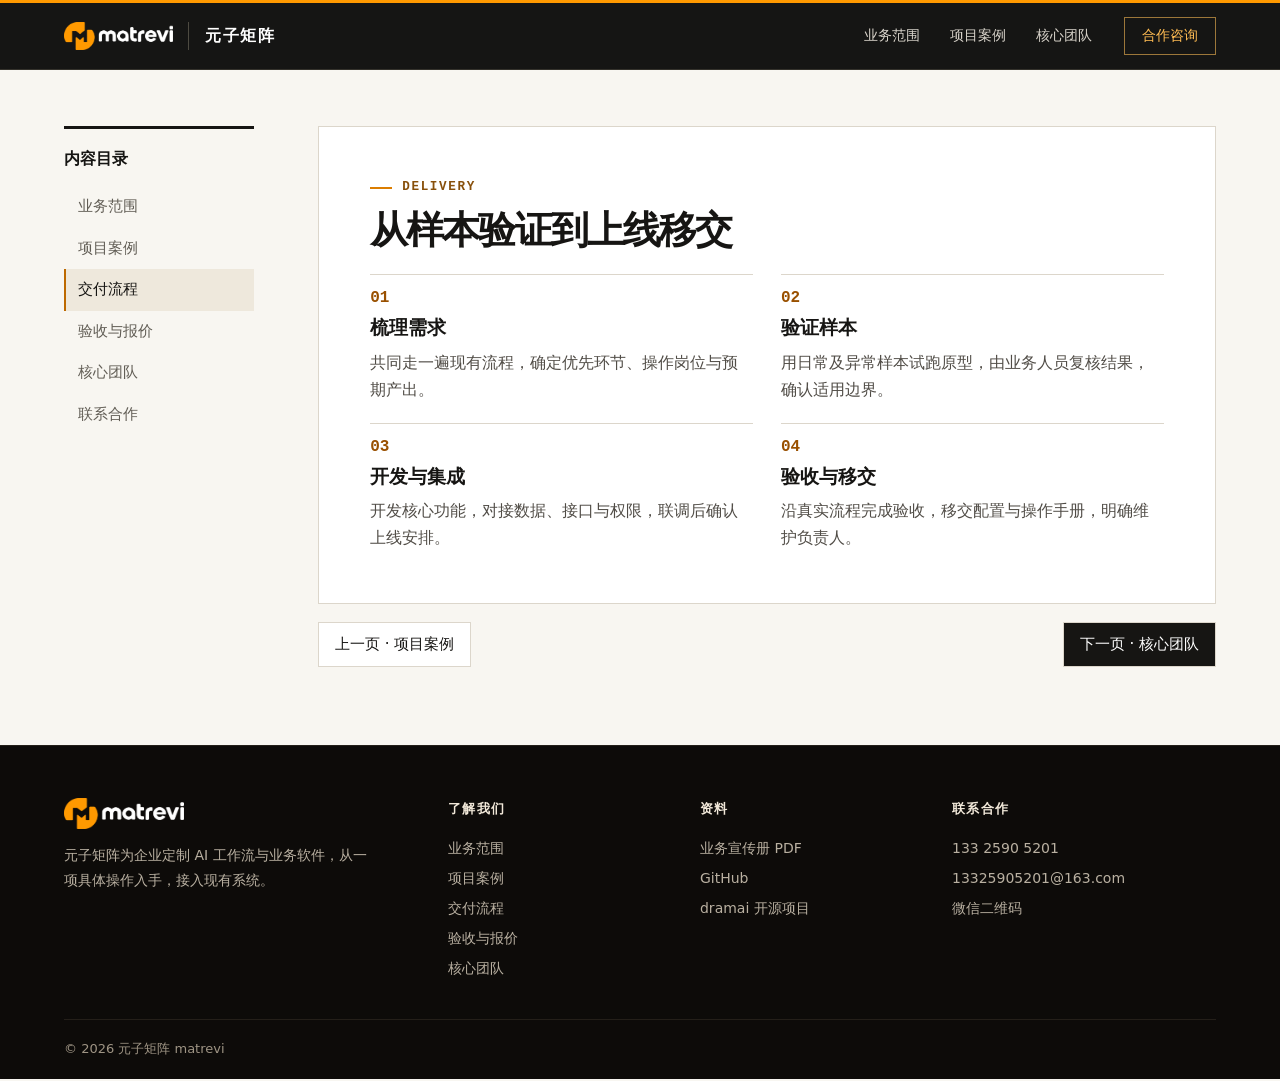
<file: delivery.html>
<!doctype html>
<html lang="zh-CN">
<head>
  <meta charset="utf-8"><meta name="viewport" content="width=device-width,initial-scale=1">
  <title>交付流程｜元子矩阵 matrevi</title>
  <meta name="description" content="元子矩阵将 AI 模型、业务规则与企业现有系统连接起来。从样本验证到上线交付，了解我们的服务、项目案例与合作方式。">
  <meta name="theme-color" content="#141413"><link rel="canonical" href="https://matrevi.com/delivery.html">
  <link rel="icon" href="assets/symbol-amber.png"><link rel="stylesheet" href="site.css?v=2b80322350ce"><script defer src="navigation.js?v=255b880c6fd4"></script>
</head>
<body id="top">
<a class="skip" href="#content">跳至正文</a>
<header><nav class="wrap bar" aria-label="主导航">
  <a class="brand" href="./" aria-label="元子矩阵首页"><img src="assets/wordmark-light.png" alt="matrevi"><span>元子矩阵</span></a>
  <div class="navlinks"><a href="services.html">业务范围</a><a href="cases.html">项目案例</a><a href="team.html">核心团队</a></div>
  <a class="contact-link" href="contact.html">合作咨询</a>
</nav></header>
<main class="wrap reading">
  <aside>
    <nav class="toc" aria-label="宣传册目录">
      <h2>内容目录</h2>
        <a href="services.html">业务范围</a>
        <a href="cases.html">项目案例</a>
        <a href="delivery.html" aria-current="page">交付流程</a>
        <a href="./#acceptance">验收与报价</a>
        <a href="team.html">核心团队</a>
        <a href="contact.html">联系合作</a>
    </nav>
  </aside>
  <div class="chapter">
    <article id="content" tabindex="-1"><section id="delivery"><div class="kicker">DELIVERY</div><h1>从样本验证到上线移交</h1><ol class="stages">
      <li><h2>梳理需求</h2><p>共同走一遍现有流程，确定优先环节、操作岗位与预期产出。</p></li>
      <li><h2>验证样本</h2><p>用日常及异常样本试跑原型，由业务人员复核结果，确认适用边界。</p></li>
      <li><h2>开发与集成</h2><p>开发核心功能，对接数据、接口与权限，联调后确认上线安排。</p></li>
      <li><h2>验收与移交</h2><p>沿真实流程完成验收，移交配置与操作手册，明确维护负责人。</p></li></ol>
    </section></article>
    <nav class="pager" aria-label="章节翻页"><a rel="prev" href="cases.html">上一页 · 项目案例</a><a rel="next" href="team.html">下一页 · 核心团队</a></nav>
  </div>
</main>
<footer class="site-foot">
  <div class="wrap foot-grid">
    <div class="foot-brand"><img src="assets/wordmark-light.png" alt="matrevi 元子矩阵" width="120" height="31" loading="lazy" decoding="async"><p>元子矩阵为企业定制 AI 工作流与业务软件，从一项具体操作入手，接入现有系统。</p></div>
    <nav aria-label="页脚导航"><h2>了解我们</h2><a href="services.html">业务范围</a><a href="cases.html">项目案例</a><a href="delivery.html">交付流程</a><a href="./#acceptance">验收与报价</a><a href="team.html">核心团队</a></nav>
    <nav aria-label="资料"><h2>资料</h2><a href="brochure.html">业务宣传册 PDF</a><a href="https://github.com/matrevi">GitHub</a><a href="https://github.com/hyyyyyyz/dramai">dramai 开源项目</a></nav>
    <div><h2>联系合作</h2><a href="tel:13325905201">133 2590 5201</a><a href="mailto:13325905201@163.com">13325905201@163.com</a><a href="contact.html">微信二维码</a></div>
  </div>
  <div class="wrap foot-base"><span>© 2026 元子矩阵 matrevi</span><!-- 备案号上线前填写：<a href="https://beian.miit.gov.cn/">X ICP 备 XXXXXXXX 号</a> --></div>
</footer>
</body></html>
</file>
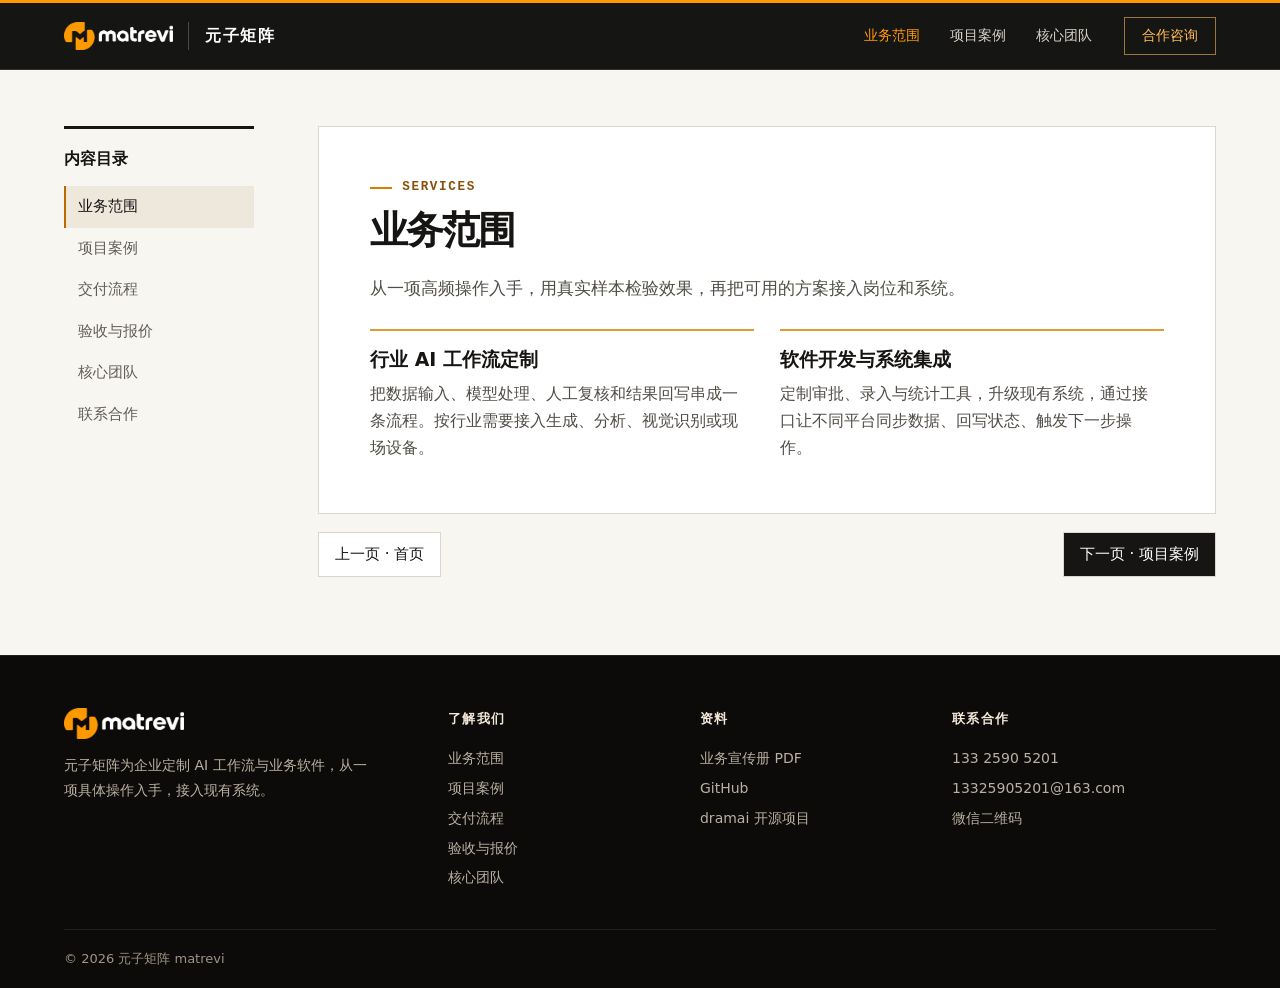
<file: services.html>
<!doctype html>
<html lang="zh-CN">
<head>
  <meta charset="utf-8"><meta name="viewport" content="width=device-width,initial-scale=1">
  <title>业务范围｜元子矩阵 matrevi</title>
  <meta name="description" content="元子矩阵将 AI 模型、业务规则与企业现有系统连接起来。从样本验证到上线交付，了解我们的服务、项目案例与合作方式。">
  <meta name="theme-color" content="#141413"><link rel="canonical" href="https://matrevi.com/services.html">
  <link rel="icon" href="assets/symbol-amber.png"><link rel="stylesheet" href="site.css?v=2b80322350ce"><script defer src="navigation.js?v=255b880c6fd4"></script>
</head>
<body id="top">
<a class="skip" href="#content">跳至正文</a>
<header><nav class="wrap bar" aria-label="主导航">
  <a class="brand" href="./" aria-label="元子矩阵首页"><img src="assets/wordmark-light.png" alt="matrevi"><span>元子矩阵</span></a>
  <div class="navlinks"><a href="services.html" aria-current="page">业务范围</a><a href="cases.html">项目案例</a><a href="team.html">核心团队</a></div>
  <a class="contact-link" href="contact.html">合作咨询</a>
</nav></header>
<main class="wrap reading">
  <aside>
    <nav class="toc" aria-label="宣传册目录">
      <h2>内容目录</h2>
        <a href="services.html" aria-current="page">业务范围</a>
        <a href="cases.html">项目案例</a>
        <a href="delivery.html">交付流程</a>
        <a href="./#acceptance">验收与报价</a>
        <a href="team.html">核心团队</a>
        <a href="contact.html">联系合作</a>
    </nav>
  </aside>
  <div class="chapter">
    <article id="content" tabindex="-1"><section id="services"><div class="kicker">SERVICES</div><h1>业务范围</h1><p class="intro">从一项高频操作入手，用真实样本检验效果，再把可用的方案接入岗位和系统。</p>
      <div class="pair"><div><h2>行业 AI 工作流定制</h2><p>把数据输入、模型处理、人工复核和结果回写串成一条流程。按行业需要接入生成、分析、视觉识别或现场设备。</p></div><div><h2>软件开发与系统集成</h2><p>定制审批、录入与统计工具，升级现有系统，通过接口让不同平台同步数据、回写状态、触发下一步操作。</p></div></div>
    </section></article>
    <nav class="pager" aria-label="章节翻页"><a rel="prev" href="./">上一页 · 首页</a><a rel="next" href="cases.html">下一页 · 项目案例</a></nav>
  </div>
</main>
<footer class="site-foot">
  <div class="wrap foot-grid">
    <div class="foot-brand"><img src="assets/wordmark-light.png" alt="matrevi 元子矩阵" width="120" height="31" loading="lazy" decoding="async"><p>元子矩阵为企业定制 AI 工作流与业务软件，从一项具体操作入手，接入现有系统。</p></div>
    <nav aria-label="页脚导航"><h2>了解我们</h2><a href="services.html">业务范围</a><a href="cases.html">项目案例</a><a href="delivery.html">交付流程</a><a href="./#acceptance">验收与报价</a><a href="team.html">核心团队</a></nav>
    <nav aria-label="资料"><h2>资料</h2><a href="brochure.html">业务宣传册 PDF</a><a href="https://github.com/matrevi">GitHub</a><a href="https://github.com/hyyyyyyz/dramai">dramai 开源项目</a></nav>
    <div><h2>联系合作</h2><a href="tel:13325905201">133 2590 5201</a><a href="mailto:13325905201@163.com">13325905201@163.com</a><a href="contact.html">微信二维码</a></div>
  </div>
  <div class="wrap foot-base"><span>© 2026 元子矩阵 matrevi</span><!-- 备案号上线前填写：<a href="https://beian.miit.gov.cn/">X ICP 备 XXXXXXXX 号</a> --></div>
</footer>
</body></html>
</file>
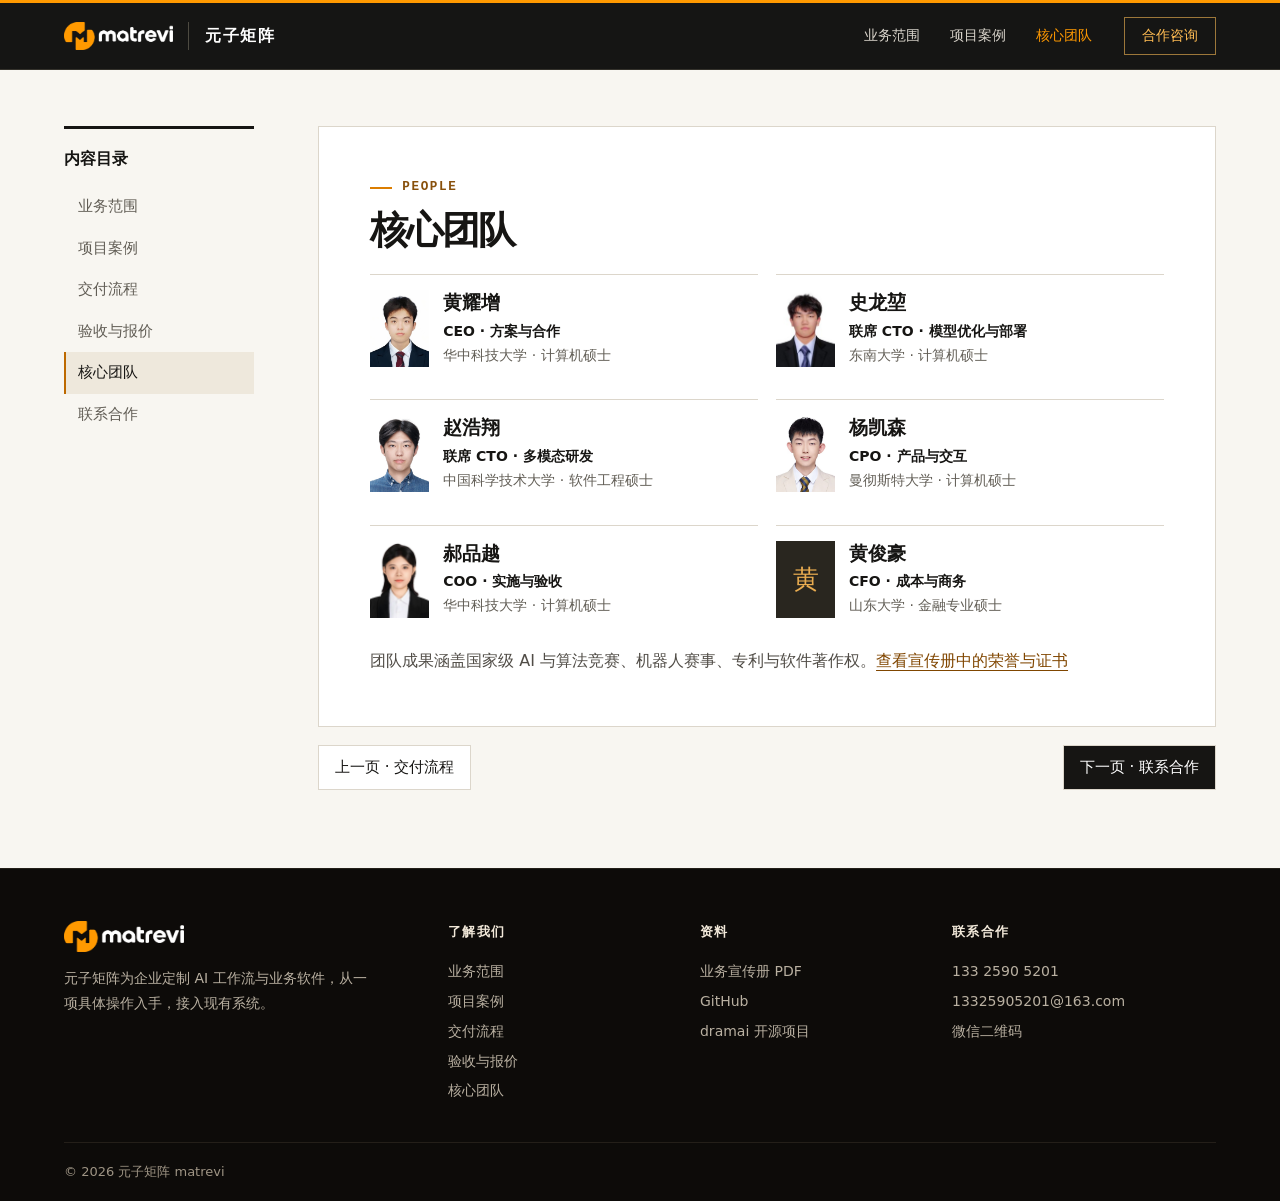
<file: team.html>
<!doctype html>
<html lang="zh-CN">
<head>
  <meta charset="utf-8"><meta name="viewport" content="width=device-width,initial-scale=1">
  <title>核心团队｜元子矩阵 matrevi</title>
  <meta name="description" content="元子矩阵将 AI 模型、业务规则与企业现有系统连接起来。从样本验证到上线交付，了解我们的服务、项目案例与合作方式。">
  <meta name="theme-color" content="#141413"><link rel="canonical" href="https://matrevi.com/team.html">
  <link rel="icon" href="assets/symbol-amber.png"><link rel="stylesheet" href="site.css?v=2b80322350ce"><script defer src="navigation.js?v=255b880c6fd4"></script>
</head>
<body id="top">
<a class="skip" href="#content">跳至正文</a>
<header><nav class="wrap bar" aria-label="主导航">
  <a class="brand" href="./" aria-label="元子矩阵首页"><img src="assets/wordmark-light.png" alt="matrevi"><span>元子矩阵</span></a>
  <div class="navlinks"><a href="services.html">业务范围</a><a href="cases.html">项目案例</a><a href="team.html" aria-current="page">核心团队</a></div>
  <a class="contact-link" href="contact.html">合作咨询</a>
</nav></header>
<main class="wrap reading">
  <aside>
    <nav class="toc" aria-label="宣传册目录">
      <h2>内容目录</h2>
        <a href="services.html">业务范围</a>
        <a href="cases.html">项目案例</a>
        <a href="delivery.html">交付流程</a>
        <a href="./#acceptance">验收与报价</a>
        <a href="team.html" aria-current="page">核心团队</a>
        <a href="contact.html">联系合作</a>
    </nav>
  </aside>
  <div class="chapter">
    <article id="content" tabindex="-1"><section id="team"><div class="kicker">PEOPLE</div><h1>核心团队</h1><div class="people">
<div class="person"><img loading="lazy" src="assets/people/jason-huang.jpg" alt=""><div><h2>黄耀增</h2><b>CEO · 方案与合作</b><p>华中科技大学 · 计算机硕士</p></div></div>
<div class="person"><img loading="lazy" src="assets/people/longkun-shi.jpg" alt=""><div><h2>史龙堃</h2><b>联席 CTO · 模型优化与部署</b><p>东南大学 · 计算机硕士</p></div></div>
<div class="person"><img loading="lazy" src="assets/people/haoxiang-zhao.jpg" alt=""><div><h2>赵浩翔</h2><b>联席 CTO · 多模态研发</b><p>中国科学技术大学 · 软件工程硕士</p></div></div>
<div class="person"><img loading="lazy" src="assets/people/kaisen-yang.jpg" alt=""><div><h2>杨凯森</h2><b>CPO · 产品与交互</b><p>曼彻斯特大学 · 计算机硕士</p></div></div>
<div class="person"><img loading="lazy" src="assets/people/pinyue-hao.jpg" alt=""><div><h2>郝品越</h2><b>COO · 实施与验收</b><p>华中科技大学 · 计算机硕士</p></div></div>
<div class="person"><span class="monogram" aria-hidden="true">黄</span><div><h2>黄俊豪</h2><b>CFO · 成本与商务</b><p>山东大学 · 金融专业硕士</p></div></div>
    </div><p class="team-note">团队成果涵盖国家级 AI 与算法竞赛、机器人赛事、专利与软件著作权。<a class="textlink" href="brochure.html#page=10">查看宣传册中的荣誉与证书</a></p></section></article>
    <nav class="pager" aria-label="章节翻页"><a rel="prev" href="delivery.html">上一页 · 交付流程</a><a rel="next" href="contact.html">下一页 · 联系合作</a></nav>
  </div>
</main>
<footer class="site-foot">
  <div class="wrap foot-grid">
    <div class="foot-brand"><img src="assets/wordmark-light.png" alt="matrevi 元子矩阵" width="120" height="31" loading="lazy" decoding="async"><p>元子矩阵为企业定制 AI 工作流与业务软件，从一项具体操作入手，接入现有系统。</p></div>
    <nav aria-label="页脚导航"><h2>了解我们</h2><a href="services.html">业务范围</a><a href="cases.html">项目案例</a><a href="delivery.html">交付流程</a><a href="./#acceptance">验收与报价</a><a href="team.html">核心团队</a></nav>
    <nav aria-label="资料"><h2>资料</h2><a href="brochure.html">业务宣传册 PDF</a><a href="https://github.com/matrevi">GitHub</a><a href="https://github.com/hyyyyyyz/dramai">dramai 开源项目</a></nav>
    <div><h2>联系合作</h2><a href="tel:13325905201">133 2590 5201</a><a href="mailto:13325905201@163.com">13325905201@163.com</a><a href="contact.html">微信二维码</a></div>
  </div>
  <div class="wrap foot-base"><span>© 2026 元子矩阵 matrevi</span><!-- 备案号上线前填写：<a href="https://beian.miit.gov.cn/">X ICP 备 XXXXXXXX 号</a> --></div>
</footer>
</body></html>
</file>
<file: site.css>
:root{--paper:#f8f6f1;--ink:#161513;--muted:#625e56;--line:#dcd6cb;--amber:#ff9900;--wide:1280px;--head:70px;color-scheme:light}
*{box-sizing:border-box}
html{scroll-padding-top:calc(var(--head) + 18px)}
body{margin:0;background:var(--paper);color:var(--ink);font:16px/1.7 "PingFang SC","Microsoft YaHei",system-ui,sans-serif}
h1,h2,h3,p,dl,dd,figure{margin:0}a{color:inherit}a:focus-visible{outline:3px solid #c67600;outline-offset:4px}
.wrap{width:min(var(--wide),90%);margin-inline:auto}
header{height:var(--head);position:sticky;top:0;background:#151514;color:#fff;border-top:3px solid var(--amber);border-bottom:1px solid #34322c;z-index:5}
.bar,.brand,.navlinks,.actions{display:flex;align-items:center}.bar{height:100%;gap:32px}.bar a,.actions a,.toc a{text-decoration:none}
.brand{gap:15px;margin-right:auto}.brand img{width:109px;height:auto}.brand span{padding-left:16px;border-left:1px solid #4d4a41;letter-spacing:.1em;font-weight:600}
.navlinks{gap:30px;font-size:14px;color:#d8d3ca}.navlinks a:hover,.secondary:hover{color:var(--amber)}
.contact-link{border:1px solid #9c773a;padding:6px 17px;color:#ffbc53;font-size:14px}.contact-link:hover{background:#302719}
.skip{position:fixed;top:-80px;left:10px;background:white;padding:10px;z-index:10}.skip:focus{top:10px}
.kicker,.category{font:650 .79rem/1.5 "SFMono-Regular",Consolas,monospace;letter-spacing:.13em}
.reading{display:grid;grid-template-columns:190px minmax(0,1fr);gap:clamp(30px,5vw,86px);padding-block:56px 78px}
.toc{position:sticky;top:calc(var(--head) + 22px);border-top:3px solid var(--ink);padding-top:16px}.toc h2{font-size:16px;margin-bottom:14px}.toc a{display:block;padding:8px 12px;color:#625e56;border-left:2px solid transparent;font-size:15px}.toc a:hover,.toc a[aria-current]{background:#eee8dc;color:var(--ink);border-color:#bd6900}
article{background:#fff;border:1px solid var(--line);min-width:0}article section{padding:clamp(26px,4vw,62px);border-bottom:1px solid var(--line)}article section:last-child{border:0}
.kicker,.category{color:#88500b}.kicker{display:flex;align-items:center;gap:10px}.kicker:before{content:"";width:22px;height:2px;background:#db7d00}
article h1{font-size:clamp(27px,3vw,44px);line-height:1.25;letter-spacing:-.05em;margin:9px 0 20px}
article h2{font-size:1.18rem;line-height:1.45}article p,article dd{color:#514d47}.intro{font-size:1.08rem;max-width:44em}
.pair{display:grid;grid-template-columns:1fr 1fr;gap:26px;margin-top:25px}.pair>div{border-top:2px solid #df9a34;padding-top:15px}.pair p,.case p:not(.category),.stages p{margin-top:7px}
.case{display:grid;grid-template-columns:.87fr 1fr;gap:28px;align-items:center;border-top:1px solid var(--line);padding:25px 0}.case:last-child{padding-bottom:0}.case h2{font-size:1.65rem}.category{letter-spacing:.05em;margin-bottom:4px}.case img{width:100%;height:auto;display:block;border:1px solid var(--line)}.textlink{color:#804600;text-underline-offset:4px}
.stages{list-style:none;counter-reset:step;display:grid;grid-template-columns:1fr 1fr;gap:20px 28px;padding:0;margin:0}.stages li{counter-increment:step;border-top:1px solid var(--line);padding:14px 0 0}.stages li:before{content:counter(step,decimal-leading-zero);font:600 16px monospace;color:#995000;display:block;margin-bottom:7px}
.terms{margin-top:20px}.terms div{display:grid;grid-template-columns:7.8em 1fr;gap:14px;padding:15px 0;border-top:1px solid var(--line)}.terms dt,.person b{font-weight:650}
.people{display:grid;grid-template-columns:1fr 1fr;gap:18px}.person{display:flex;align-items:center;gap:14px;padding:14px 0;border-top:1px solid var(--line)}.person img,.monogram{width:59px;height:77px;object-fit:cover}.monogram{background:#29261f;color:#e9ac50;display:grid;place-items:center;font-size:26px;flex-shrink:0}.person b,.person p{font-size:.875rem}.person p{color:var(--muted)}.team-note{margin-top:15px}
#contact{background:#1b1a17;color:white}#contact .kicker{color:#ffb33b}#contact p{color:#d3cdbf}.contact-body{display:flex;justify-content:space-between;align-items:center;gap:15px;margin-top:22px;border-top:1px solid #4f4738;padding-top:20px}.contact-body a{display:block;color:white;text-underline-offset:4px}.contact-body h2{margin-bottom:10px}.contact-body small{font-size:.8rem;color:#e4c99e}.contact-body img{display:block;width:100px}.contact-body figcaption{text-align:center;font-size:13px;color:#dfd7cb}
@media(max-width:920px){.reading{grid-template-columns:142px minmax(0,1fr);gap:24px}.people,.case{grid-template-columns:1fr}.person{padding-block:10px}.people{gap:4px}.case{gap:14px}}
@media(max-width:700px){:root{--head:58px}.wrap{width:90%}.bar{gap:12px}.brand{gap:10px}.brand img{width:84px}.brand span{font-size:13px;padding-left:10px}.navlinks{display:none}.contact-link{padding:4px 10px}.reading{display:block;padding-block:24px 30px}.toc{position:static;display:flex;gap:4px;flex-wrap:wrap;border-top:0;padding:0 0 16px}.toc h2{flex-basis:100%;margin:0}.toc a{padding:4px 8px;font-size:14px}.pair,.stages{grid-template-columns:1fr;gap:15px}.terms div{display:block}.terms dt{margin-bottom:4px}article section{padding:24px 18px}.case img{max-height:none}.contact-body{flex-wrap:wrap}.contact-body img{width:85px}}
@media(prefers-reduced-motion:no-preference){html{scroll-behavior:smooth}}@media print{header,aside,footer,.actions,.skip{display:none}.reading{display:block}.wrap{width:100%}.cover-in{min-height:0}.cover{background:white;color:#161513}.lead,.eyebrow{color:#514d47}article{border:0}article section{break-inside:auto}.case,.person{break-inside:avoid}}

.home { background: #100e0c; }
.cover {
  position: relative;
  isolation: isolate;
  overflow: hidden;
  display: grid;
  place-items: center;
  min-height: 100svh;
  padding: 66px 5%;
  color: #fffaf0;
  background: radial-gradient(ellipse at 85% 22%, #503120, transparent 48%),
              radial-gradient(ellipse at 12% 86%, #614022, transparent 47%), #120f0e;
}
.cover canvas { position: absolute; inset: 0; width: 100%; height: 100%; z-index: -2; }
.cover::before {
  content: ""; position: absolute; inset: 0; z-index: -1; pointer-events: none;
  background: radial-gradient(ellipse at 50% 51%, #120e0bd9 0%, #120e0ba6 19%, transparent 52%);
}
.hero-copy { text-align: center; }
.lit-copy > * {
  --local-light: calc(var(--light-x, 0px) - var(--offset-x, 0px)) calc(var(--light-y, 0px) - var(--offset-y, 0px));
}
.cover-logo { position: relative; display: block; width: clamp(200px, 27vw, 420px); height: auto; margin: 0 auto 28px; }
.cover-logo img { display: block; width: 100%; height: auto; }
.cover-logo::after {
  content: "";
  position: absolute;
  inset: 0;
  pointer-events: none;
  opacity: var(--light-strength, 0);
  background: radial-gradient(ellipse 78px 64px at var(--local-light),
    #fff8dd 0%, #ffcf79 34%, rgba(247, 171, 83, .48) 62%, transparent 100%);
  -webkit-mask: url("assets/wordmark-light.png") center / 100% 100% no-repeat;
  mask: url("assets/wordmark-light.png") center / 100% 100% no-repeat;
}
.cover h1 { margin: 0; font-size: clamp(22px, 2.55vw, 40px); line-height: 1.35; letter-spacing: .035em; font-weight: 650; }
.lead { margin: 14px 0 0; color: #eee2cf; font-size: clamp(15px, 1.15vw, 18px); line-height: 1.8; }
@supports ((background-clip: text) or (-webkit-background-clip: text)) {
  @media screen and (forced-colors: none) {
    .lit-copy h1, .lit-copy .lead {
      background-color: #fffaf0;
      background-image: radial-gradient(ellipse 95px 44px at var(--local-light),
        rgba(255, 178, 62, var(--light-strength, 0)) 0% 22%, transparent 100%);
      -webkit-background-clip: text;
      background-clip: text;
      color: transparent;
    }
    .lit-copy .lead { background-color: #eee2cf; }
  }
}
.mobile-break { display: none; }
.actions { justify-content: center; flex-wrap: wrap; gap: 14px; margin-top: 28px; font-size: 15px; font-weight: 600; }
.actions a { padding: 10px 20px; border: 1px solid transparent; border-radius: 4px; }
.primary { color: #241807; background: #ffb23e; }
.primary:hover { background: #ffc469; }
.actions .secondary { border-color: #806d53; color: #fff2df; background: #211b15d9; }
.secondary small { font: 600 .72rem monospace; color: #dbbc86; }
@media(max-width:700px) {
  .cover-logo { margin-bottom: 24px; }
  .mobile-break { display: inline; }
  .actions { gap: 10px; }
  .actions a { padding: 9px 14px; }
}
@media print { .cover canvas { display: none; } }
.chapter { min-width: 0; }
.pager {
  display: flex;
  justify-content: space-between;
  flex-wrap: wrap;
  gap: 12px;
  margin-top: 18px;
}
.pager a {
  padding: 9px 16px;
  border: 1px solid var(--line);
  background: white;
  color: var(--ink);
  font-size: .94rem;
  text-decoration: none;
}
.pager a[rel="next"] { margin-left: auto; background: var(--ink); color: white; }
.pager a:hover { border-color: #ab6400; }
.navlinks a[aria-current] { color: var(--amber); }
@media print { .pager { display: none; } }

/* ---------- Home: sections below the cover ---------- */
.home { --d-bg:#100e0c; --d-card:#17130f; --d-line:#2e2820; --d-text:#f5ecdd; --d-muted:#b7aa94; --d-amber:#ffb23e; color: var(--d-text); }
.home-bar { position: fixed; inset: 0 0 auto; z-index: 100; background: #100e0cd6; backdrop-filter: blur(12px); -webkit-backdrop-filter: blur(12px); border-top-color: transparent; border-bottom-color: #2a251e; transition: transform .35s ease, opacity .35s ease; }
.home-bar[data-state="hidden"] { transform: translateY(-100%); opacity: 0; pointer-events: none; }
.home-bar .navlinks a { color: #d8d3ca; }
.home-bar .navlinks a[aria-current] { color: var(--amber); }
.home-bar .contact-link[aria-current] { background: #302719; color: #ffd28a; border-color: #ffb23e; }
/* Anchor landing without JS: html's scroll-padding-top is bar + 18px, so pulling the
   section up by its top padding (minus the 1px border) leaves the eyebrow ~20px below the bar. */
.band { padding-block: clamp(72px, 10vw, 128px); border-top: 1px solid #1f1b16; scroll-margin-top: calc(1px - clamp(72px, 10vw, 128px)); }
.band:focus { outline: none; }
.band-head { max-width: 40em; margin-bottom: clamp(32px, 4vw, 52px); }
.band .eyebrow, .eyebrow { font: 650 .78rem/1.5 "SFMono-Regular", Consolas, monospace; letter-spacing: .16em; color: var(--d-amber); display: flex; align-items: center; gap: 10px; margin-bottom: 14px; }
.eyebrow::before { content: ""; width: 22px; height: 2px; background: currentColor; }
.band h2 { font-size: clamp(26px, 3.2vw, 42px); line-height: 1.25; letter-spacing: -.01em; font-weight: 700; }
.band-head > p:last-child, .team-band p, .talk-box p { margin-top: 14px; color: var(--d-muted); font-size: clamp(15px, 1.1vw, 17px); }
.band h3 { font-size: 1.2rem; line-height: 1.4; }
.tag { font-size: .8rem; font-weight: 600; line-height: 1.5; letter-spacing: .04em; color: #e2a24a; margin-bottom: 8px; }

/* Cards with a pointer-following amber glow */
.glow-card { position: relative; isolation: isolate; background: var(--d-card); border: 1px solid var(--d-line); border-radius: 14px; padding: clamp(22px, 2.4vw, 32px); overflow: hidden; color: inherit; text-decoration: none; transition: border-color .3s, transform .3s; }
.glow-card::before { content: ""; position: absolute; inset: 0; z-index: -1; opacity: 0; transition: opacity .3s; background: radial-gradient(420px circle at var(--mx, 50%) var(--my, 50%), #ffb23e1f, transparent 60%); }
.glow-card:hover { border-color: #5c4528; }
.glow-card:hover::before { opacity: 1; }
.glow-card p { color: var(--d-muted); }
.glow-card h3 + p { margin-top: 8px; }

.bento { display: grid; grid-template-columns: 1.25fr 1fr; grid-template-rows: auto auto; gap: 18px; }
.flow-card { grid-row: span 2; }
.flow { list-style: none; padding: 0; margin: 22px 0 0; display: grid; gap: 12px; counter-reset: flow; }
.flow li { counter-increment: flow; position: relative; display: grid; grid-template-columns: 42px 1fr; column-gap: 14px; align-items: center; padding: 14px 16px; border: 1px solid var(--d-line); border-radius: 10px; background: #1d1813; }
.flow li::before { content: counter(flow, decimal-leading-zero); grid-row: span 2; display: grid; place-items: center; width: 42px; height: 42px; border-radius: 50%; background: #2a2015; color: var(--d-amber); font: 600 14px monospace; }
.flow li:not(:last-child)::after { content: ""; position: absolute; left: 36px; bottom: -13px; width: 2px; height: 12px; background: linear-gradient(#ffb23e, #ffb23e33); }
.flow li:nth-child(3) { border-color: #6b4d22; background: #241b10; }
.flow b { font-weight: 650; }
.flow span { color: var(--d-muted); font-size: .9rem; }
.more { display: inline-block; margin-top: 26px; color: var(--d-amber); text-decoration: none; font-weight: 600; }
.more:hover { text-decoration: underline; text-underline-offset: 5px; }
.more-row { display: flex; gap: 28px; flex-wrap: wrap; }

.work-grid { display: grid; grid-template-columns: repeat(3, 1fr); gap: 18px; }
.work { padding: 0; display: flex; flex-direction: column; }
.work-thumb { display: block; padding: 14px 14px 0; background: #1c1712; border-bottom: 1px solid var(--d-line); overflow: hidden; }
.work img { width: 100%; height: auto; aspect-ratio: 16 / 10; object-fit: cover; object-position: top left; display: block; border-radius: 6px 6px 0 0; opacity: .92; transition: transform .5s ease, opacity .3s; }
.work:hover img { opacity: 1; }
.work:hover img { transform: scale(1.03); }
.work > div { padding: 20px 22px 24px; background: var(--d-card); position: relative; }
.work:hover { transform: translateY(-4px); }

.steps { list-style: none; padding: 0; margin: 0; display: grid; grid-template-columns: repeat(4, 1fr); gap: 18px; position: relative; }
.steps li { border-top: 2px solid var(--d-line); padding-top: 20px; position: relative; }
.steps li::before { content: ""; position: absolute; top: -2px; left: 0; width: 0; height: 2px; background: var(--d-amber); transition: width .9s ease .2s; }
.steps li.is-in::before { width: 100%; }
.step-no { display: block; font: 600 .85rem monospace; color: var(--d-amber); margin-bottom: 10px; }
.terms-grid { display: grid; grid-template-columns: repeat(3, 1fr); gap: 18px; }
.terms-grid p { margin-top: 8px; color: var(--d-muted); font-size: .95rem; line-height: 1.75; }
.steps p { margin-top: 6px; color: var(--d-muted); font-size: .95rem; }

.team-band { display: grid; grid-template-columns: 1fr 1.1fr; gap: clamp(32px, 5vw, 80px); align-items: center; }
.faces { list-style: none; padding: 0; margin: 0; display: grid; grid-template-columns: repeat(3, 1fr); gap: 14px; }
.faces li { display: flex; align-items: center; gap: 12px; padding: 10px; border: 1px solid var(--d-line); border-radius: 12px; background: var(--d-card); }
.faces img, .faces .mono { width: 48px; height: 60px; border-radius: 8px; object-fit: cover; flex-shrink: 0; }
.faces .mono { display: grid; place-items: center; background: #2a2015; color: var(--d-amber); font-size: 22px; }
.faces span { font-weight: 600; font-size: .95rem; line-height: 1.35; }
.faces small { display: block; color: var(--d-muted); font-weight: 400; font-size: .8rem; }

.talk { border-top: 0; padding-top: 0; }
.talk-box { display: flex; justify-content: space-between; align-items: center; gap: 32px; padding: clamp(28px, 4vw, 56px); background: radial-gradient(ellipse at 90% 10%, #4a2e15, transparent 55%), var(--d-card); border-color: #4b3920; }
.talk-actions { display: flex; flex-wrap: wrap; gap: 12px; margin-top: 26px; font-weight: 600; font-size: 15px; }
.talk-actions a { padding: 10px 20px; border-radius: 4px; text-decoration: none; border: 1px solid transparent; }
.talk-actions .secondary { border-color: #806d53; color: #fff2df; }
.talk-actions .secondary:hover { color: var(--amber); }
.talk-box figure { text-align: center; flex-shrink: 0; }
.talk-box figure img { width: 132px; border-radius: 8px; background: #fff; padding: 6px; display: block; }
.talk-box figcaption { margin-top: 8px; font-size: 13px; color: var(--d-muted); }

/* Reveal on scroll (only when JS has run and motion is allowed) */
@media (prefers-reduced-motion: no-preference) {
  .js .reveal { opacity: 0; transform: translateY(18px); transition: opacity .7s ease, transform .7s ease; }
  .js .reveal.is-in { opacity: 1; transform: none; }
  .js .bento .reveal:nth-child(2), .js .work-grid .reveal:nth-child(2), .js .steps .reveal:nth-child(2) { transition-delay: .08s; }
  .js .bento .reveal:nth-child(3), .js .work-grid .reveal:nth-child(3), .js .steps .reveal:nth-child(3) { transition-delay: .16s; }
  .js .steps .reveal:nth-child(4) { transition-delay: .24s; }
  .js .terms-grid .reveal:nth-child(2) { transition-delay: .08s; }
  .js .terms-grid .reveal:nth-child(3) { transition-delay: .16s; }
}

/* Cover: fade into the sections below, and hint that the page continues */
.cover::after { content: ""; position: absolute; inset: auto 0 0; height: 120px; z-index: -1; pointer-events: none; background: linear-gradient(transparent, var(--d-bg)); }
.scroll-hint { position: absolute; left: 50%; bottom: 28px; transform: translateX(-50%); display: flex; flex-direction: column; align-items: center; gap: 4px; color: #cbbfa9; font-size: 13px; letter-spacing: .08em; text-decoration: none; }
.scroll-hint span { font-size: 16px; color: var(--d-amber); }
.scroll-hint:hover { color: var(--d-amber); }
@media (prefers-reduced-motion: no-preference) { .scroll-hint span { animation: nudge 2.2s ease-in-out infinite; } }
@keyframes nudge { 0%, 100% { transform: translateY(0); } 50% { transform: translateY(5px); } }
.talk-mail { font-size: .9rem; }

/* Mobile navigation drawer (no JS needed) */
.nav-drawer { display: none; position: relative; }
.nav-drawer summary { list-style: none; cursor: pointer; padding: 4px 12px; border: 1px solid #9c773a; color: #ffbc53; font-size: 14px; }
.nav-drawer summary::-webkit-details-marker { display: none; }
.drawer-panel { position: absolute; right: 0; top: calc(100% + 10px); min-width: 180px; display: grid; padding: 8px; background: #17130f; border: 1px solid var(--d-line); border-radius: 10px; box-shadow: 0 12px 30px #0009; }
.drawer-panel a { padding: 10px 12px; color: #e9e1d3; text-decoration: none; border-radius: 6px; }
.drawer-panel a:hover { background: #241c13; color: var(--d-amber); }

/* Visible keyboard focus on dark sections */
.home a:focus-visible, .home summary:focus-visible, .site-foot a:focus-visible { outline: 2px solid #ffb23e; outline-offset: 3px; }
.glow-card:focus-visible { outline: 2px solid #ffb23e; outline-offset: 3px; }

/* ---------- Shared footer ---------- */
.site-foot { background: #0d0b09; color: #b9b0a1; font-size: 14px; border-top: 1px solid #241f19; }
.site-foot .foot-grid { display: grid; grid-template-columns: 1.6fr 1fr 1fr 1.2fr; gap: 32px; padding-block: 52px 36px; }
.site-foot h2 { font-size: 13px; letter-spacing: .1em; color: #f1e8d9; margin-bottom: 14px; font-weight: 650; }
.site-foot nav a, .site-foot .foot-grid > div:last-child a { display: block; padding: 3px 0; text-decoration: none; }
.site-foot a:hover { color: var(--amber); }
.foot-brand img { display: block; height: auto; margin-bottom: 14px; }
.foot-brand p { max-width: 22em; line-height: 1.75; }
.site-foot .foot-base { display: flex; justify-content: space-between; padding-block: 18px; border-top: 1px solid #241f19; color: #9e9484; font-size: 13px; }

@media (max-width: 920px) {
  .bento, .team-band { grid-template-columns: 1fr; }
  .flow-card { grid-row: auto; }
  .work-grid { grid-template-columns: 1fr; }
  .work { display: grid; grid-template-columns: 1fr 1fr; }
  .work-thumb { border-bottom: 0; border-right: 1px solid var(--d-line); padding: 14px 0 0 14px; }
  .steps { grid-template-columns: 1fr 1fr; row-gap: 28px; }
  .terms-grid { grid-template-columns: 1fr; }
  .site-foot .foot-grid { grid-template-columns: 1fr 1fr; }
}
/* Six nav items no longer fit on one line below ~880px: switch to the drawer. */
@media (max-width: 880px) {
  .home-bar .navlinks { display: none; }
  .nav-drawer { display: block; }
}
@media (max-width: 700px) {
  .work { display: flex; }
  .work-thumb { border-right: 0; border-bottom: 1px solid var(--d-line); padding: 12px 12px 0; }
  .steps { grid-template-columns: 1fr; }
  .home-bar .contact-link { display: none; }
  .faces { grid-template-columns: 1fr 1fr; }
  .talk-box { flex-direction: column; align-items: flex-start; }
  .site-foot .foot-grid { grid-template-columns: 1fr; gap: 26px; padding-block: 40px 24px; }
  .site-foot .foot-base { flex-direction: column; gap: 4px; }
}
@media print { .home-bar, .site-foot { display: none; } .js .reveal { opacity: 1; transform: none; } }
</file>
<file: assets/pdfjs-4.10.38/pdf_viewer.css>
/* Copyright 2014 Mozilla Foundation
 *
 * Licensed under the Apache License, Version 2.0 (the "License");
 * you may not use this file except in compliance with the License.
 * You may obtain a copy of the License at
 *
 *     http://www.apache.org/licenses/LICENSE-2.0
 *
 * Unless required by applicable law or agreed to in writing, software
 * distributed under the License is distributed on an "AS IS" BASIS,
 * WITHOUT WARRANTIES OR CONDITIONS OF ANY KIND, either express or implied.
 * See the License for the specific language governing permissions and
 * limitations under the License.
 */

.messageBar{
  --closing-button-icon:url(images/messageBar_closingButton.svg);
  --message-bar-close-button-color:var(--text-primary-color);
  --message-bar-close-button-color-hover:var(--text-primary-color);
  --message-bar-close-button-border-radius:4px;
  --message-bar-close-button-border:none;
  --message-bar-close-button-hover-bg-color:rgb(21 20 26 / 0.14);
  --message-bar-close-button-active-bg-color:rgb(21 20 26 / 0.21);
  --message-bar-close-button-focus-bg-color:rgb(21 20 26 / 0.07);
}

@media (prefers-color-scheme: dark){

.messageBar{
    --message-bar-close-button-hover-bg-color:rgb(251 251 254 / 0.14);
    --message-bar-close-button-active-bg-color:rgb(251 251 254 / 0.21);
    --message-bar-close-button-focus-bg-color:rgb(251 251 254 / 0.07);
}
  }

@media screen and (forced-colors: active){

.messageBar{
    --message-bar-close-button-color:ButtonText;
    --message-bar-close-button-border:1px solid ButtonText;
    --message-bar-close-button-hover-bg-color:ButtonText;
    --message-bar-close-button-active-bg-color:ButtonText;
    --message-bar-close-button-focus-bg-color:ButtonText;
    --message-bar-close-button-color-hover:HighlightText;
}
  }

.messageBar{

  display:flex;
  position:relative;
  padding:8px 8px 8px 16px;
  flex-direction:column;
  justify-content:center;
  align-items:center;
  gap:8px;
  -webkit-user-select:none;
     -moz-user-select:none;
          user-select:none;

  border-radius:4px;

  border:1px solid var(--message-bar-border-color);
  background:var(--message-bar-bg-color);
  color:var(--message-bar-fg-color);
}

.messageBar  > div{
    display:flex;
    align-items:flex-start;
    gap:8px;
    align-self:stretch;
  }

:is(.messageBar > div)::before{
      content:"";
      display:inline-block;
      width:16px;
      height:16px;
      -webkit-mask-image:var(--message-bar-icon);
              mask-image:var(--message-bar-icon);
      -webkit-mask-size:cover;
              mask-size:cover;
      background-color:var(--message-bar-icon-color);
      flex-shrink:0;
    }

.messageBar button{
    cursor:pointer;
  }

:is(.messageBar button):focus-visible{
      outline:var(--focus-ring-outline);
      outline-offset:2px;
    }

.messageBar .closeButton{
    width:32px;
    height:32px;
    background:none;
    border-radius:var(--message-bar-close-button-border-radius);
    border:var(--message-bar-close-button-border);

    display:flex;
    align-items:center;
    justify-content:center;
  }

:is(.messageBar .closeButton)::before{
      content:"";
      display:inline-block;
      width:16px;
      height:16px;
      -webkit-mask-image:var(--closing-button-icon);
              mask-image:var(--closing-button-icon);
      -webkit-mask-size:cover;
              mask-size:cover;
      background-color:var(--message-bar-close-button-color);
    }

:is(.messageBar .closeButton):is(:hover,:active,:focus)::before{
      background-color:var(--message-bar-close-button-color-hover);
    }

:is(.messageBar .closeButton):hover{
      background-color:var(--message-bar-close-button-hover-bg-color);
    }

:is(.messageBar .closeButton):active{
      background-color:var(--message-bar-close-button-active-bg-color);
    }

:is(.messageBar .closeButton):focus{
      background-color:var(--message-bar-close-button-focus-bg-color);
    }

:is(.messageBar .closeButton)  > span{
      display:inline-block;
      width:0;
      height:0;
      overflow:hidden;
    }

#editorUndoBar{
  --text-primary-color:#15141a;

  --message-bar-icon:url(images/secondaryToolbarButton-documentProperties.svg);
  --message-bar-icon-color:#0060df;
  --message-bar-bg-color:#deeafc;
  --message-bar-fg-color:var(--text-primary-color);
  --message-bar-border-color:rgb(0 0 0 / 0.08);

  --undo-button-bg-color:rgb(21 20 26 / 0.07);
  --undo-button-bg-color-hover:rgb(21 20 26 / 0.14);
  --undo-button-bg-color-active:rgb(21 20 26 / 0.21);

  --undo-button-fg-color:var(--message-bar-fg-color);
  --undo-button-fg-color-hover:var(--undo-button-fg-color);
  --undo-button-fg-color-active:var(--undo-button-fg-color);

  --focus-ring-color:#0060df;
  --focus-ring-outline:2px solid var(--focus-ring-color);
}

@media (prefers-color-scheme: dark){

#editorUndoBar{
    --text-primary-color:#fbfbfe;

    --message-bar-icon-color:#73a7f3;
    --message-bar-bg-color:#003070;
    --message-bar-border-color:rgb(255 255 255 / 0.08);

    --undo-button-bg-color:rgb(255 255 255 / 0.08);
    --undo-button-bg-color-hover:rgb(255 255 255 / 0.14);
    --undo-button-bg-color-active:rgb(255 255 255 / 0.21);
}
  }

@media screen and (forced-colors: active){

#editorUndoBar{
    --text-primary-color:CanvasText;

    --message-bar-icon-color:CanvasText;
    --message-bar-bg-color:Canvas;
    --message-bar-border-color:CanvasText;

    --undo-button-bg-color:ButtonText;
    --undo-button-bg-color-hover:SelectedItem;
    --undo-button-bg-color-active:SelectedItem;

    --undo-button-fg-color:ButtonFace;
    --undo-button-fg-color-hover:SelectedItemText;
    --undo-button-fg-color-active:SelectedItemText;

    --focus-ring-color:CanvasText;
}
  }

#editorUndoBar{

  position:fixed;
  top:50px;
  left:50%;
  transform:translateX(-50%);
  z-index:10;

  padding-block:8px;
  padding-inline:16px 8px;

  font:menu;
  font-size:15px;

  cursor:default;
}

#editorUndoBar button{
    cursor:pointer;
  }

#editorUndoBar #editorUndoBarUndoButton{
    border-radius:4px;
    font-weight:590;
    line-height:19.5px;
    color:var(--undo-button-fg-color);
    border:none;
    padding:4px 16px;
    margin-inline-start:8px;
    height:32px;

    background-color:var(--undo-button-bg-color);
  }

:is(#editorUndoBar #editorUndoBarUndoButton):hover{
      background-color:var(--undo-button-bg-color-hover);
      color:var(--undo-button-fg-color-hover);
    }

:is(#editorUndoBar #editorUndoBarUndoButton):active{
      background-color:var(--undo-button-bg-color-active);
      color:var(--undo-button-fg-color-active);
    }

#editorUndoBar  > div{
    align-items:center;
  }

.dialog{
  --dialog-bg-color:white;
  --dialog-border-color:white;
  --dialog-shadow:0 2px 14px 0 rgb(58 57 68 / 0.2);
  --text-primary-color:#15141a;
  --text-secondary-color:#5b5b66;
  --hover-filter:brightness(0.9);
  --focus-ring-color:#0060df;
  --focus-ring-outline:2px solid var(--focus-ring-color);
  --link-fg-color:#0060df;
  --link-hover-fg-color:#0250bb;
  --separator-color:#f0f0f4;

  --textarea-border-color:#8f8f9d;
  --textarea-bg-color:white;
  --textarea-fg-color:var(--text-secondary-color);

  --radio-bg-color:#f0f0f4;
  --radio-checked-bg-color:#fbfbfe;
  --radio-border-color:#8f8f9d;
  --radio-checked-border-color:#0060df;

  --button-secondary-bg-color:#f0f0f4;
  --button-secondary-fg-color:var(--text-primary-color);
  --button-secondary-border-color:var(--button-secondary-bg-color);
  --button-secondary-hover-bg-color:var(--button-secondary-bg-color);
  --button-secondary-hover-fg-color:var(--button-secondary-fg-color);
  --button-secondary-hover-border-color:var(--button-secondary-hover-bg-color);

  --button-primary-bg-color:#0060df;
  --button-primary-fg-color:#fbfbfe;
  --button-primary-border-color:var(--button-primary-bg-color);
  --button-primary-hover-bg-color:var(--button-primary-bg-color);
  --button-primary-hover-fg-color:var(--button-primary-fg-color);
  --button-primary-hover-border-color:var(--button-primary-hover-bg-color);
}

@media (prefers-color-scheme: dark){

.dialog{
    --dialog-bg-color:#1c1b22;
    --dialog-border-color:#1c1b22;
    --dialog-shadow:0 2px 14px 0 #15141a;
    --text-primary-color:#fbfbfe;
    --text-secondary-color:#cfcfd8;
    --focus-ring-color:#0df;
    --hover-filter:brightness(1.4);
    --link-fg-color:#0df;
    --link-hover-fg-color:#80ebff;
    --separator-color:#52525e;

    --textarea-bg-color:#42414d;

    --radio-bg-color:#2b2a33;
    --radio-checked-bg-color:#15141a;
    --radio-checked-border-color:#0df;

    --button-secondary-bg-color:#2b2a33;
    --button-primary-bg-color:#0df;
    --button-primary-fg-color:#15141a;
}
  }

@media screen and (forced-colors: active){

.dialog{
    --dialog-bg-color:Canvas;
    --dialog-border-color:CanvasText;
    --dialog-shadow:none;
    --text-primary-color:CanvasText;
    --text-secondary-color:CanvasText;
    --hover-filter:none;
    --focus-ring-color:ButtonBorder;
    --link-fg-color:LinkText;
    --link-hover-fg-color:LinkText;
    --separator-color:CanvasText;

    --textarea-border-color:ButtonBorder;
    --textarea-bg-color:Field;
    --textarea-fg-color:ButtonText;

    --radio-bg-color:ButtonFace;
    --radio-checked-bg-color:ButtonFace;
    --radio-border-color:ButtonText;
    --radio-checked-border-color:ButtonText;

    --button-secondary-bg-color:ButtonFace;
    --button-secondary-fg-color:ButtonText;
    --button-secondary-border-color:ButtonText;
    --button-secondary-hover-bg-color:AccentColor;
    --button-secondary-hover-fg-color:AccentColorText;

    --button-primary-bg-color:ButtonText;
    --button-primary-fg-color:ButtonFace;
    --button-primary-hover-bg-color:AccentColor;
    --button-primary-hover-fg-color:AccentColorText;
}
  }

.dialog{

  font:message-box;
  font-size:13px;
  font-weight:400;
  line-height:150%;
  border-radius:4px;
  padding:12px 16px;
  border:1px solid var(--dialog-border-color);
  background:var(--dialog-bg-color);
  color:var(--text-primary-color);
  box-shadow:var(--dialog-shadow);
}

:is(.dialog .mainContainer) *:focus-visible{
      outline:var(--focus-ring-outline);
      outline-offset:2px;
    }

:is(.dialog .mainContainer) .title{
      display:flex;
      width:auto;
      flex-direction:column;
      justify-content:flex-end;
      align-items:flex-start;
      gap:12px;
    }

:is(:is(.dialog .mainContainer) .title)  > span{
        font-size:13px;
        font-style:normal;
        font-weight:590;
        line-height:150%;
      }

:is(.dialog .mainContainer) .dialogSeparator{
      width:100%;
      height:0;
      margin-block:4px;
      border-top:1px solid var(--separator-color);
      border-bottom:none;
    }

:is(.dialog .mainContainer) .dialogButtonsGroup{
      display:flex;
      gap:12px;
      align-self:flex-end;
    }

:is(.dialog .mainContainer) .radio{
      display:flex;
      flex-direction:column;
      align-items:flex-start;
      gap:4px;
    }

:is(:is(.dialog .mainContainer) .radio)  > .radioButton{
        display:flex;
        gap:8px;
        align-self:stretch;
        align-items:center;
      }

:is(:is(:is(.dialog .mainContainer) .radio) > .radioButton) input{
          -webkit-appearance:none;
             -moz-appearance:none;
                  appearance:none;
          box-sizing:border-box;
          width:16px;
          height:16px;
          border-radius:50%;
          background-color:var(--radio-bg-color);
          border:1px solid var(--radio-border-color);
        }

:is(:is(:is(:is(.dialog .mainContainer) .radio) > .radioButton) input):hover{
            filter:var(--hover-filter);
          }

:is(:is(:is(:is(.dialog .mainContainer) .radio) > .radioButton) input):checked{
            background-color:var(--radio-checked-bg-color);
            border:4px solid var(--radio-checked-border-color);
          }

:is(:is(.dialog .mainContainer) .radio)  > .radioLabel{
        display:flex;
        padding-inline-start:24px;
        align-items:flex-start;
        gap:10px;
        align-self:stretch;
      }

:is(:is(:is(.dialog .mainContainer) .radio) > .radioLabel)  > span{
          flex:1 0 0;
          font-size:11px;
          color:var(--text-secondary-color);
        }

:is(.dialog .mainContainer) button:not(:is(.toggle-button,.closeButton)){
      border-radius:4px;
      border:1px solid;
      font:menu;
      font-weight:600;
      padding:4px 16px;
      width:auto;
      height:32px;
    }

:is(:is(.dialog .mainContainer) button:not(:is(.toggle-button,.closeButton))):hover{
        cursor:pointer;
        filter:var(--hover-filter);
      }

.secondaryButton:is(:is(.dialog .mainContainer) button:not(:is(.toggle-button,.closeButton))){
        color:var(--button-secondary-fg-color);
        background-color:var(--button-secondary-bg-color);
        border-color:var(--button-secondary-border-color);
      }

.secondaryButton:is(:is(.dialog .mainContainer) button:not(:is(.toggle-button,.closeButton))):hover{
          color:var(--button-secondary-hover-fg-color);
          background-color:var(--button-secondary-hover-bg-color);
          border-color:var(--button-secondary-hover-border-color);
        }

.primaryButton:is(:is(.dialog .mainContainer) button:not(:is(.toggle-button,.closeButton))){
        color:var(--button-primary-fg-color);
        background-color:var(--button-primary-bg-color);
        border-color:var(--button-primary-border-color);
        opacity:1;
      }

.primaryButton:is(:is(.dialog .mainContainer) button:not(:is(.toggle-button,.closeButton))):hover{
          color:var(--button-primary-hover-fg-color);
          background-color:var(--button-primary-hover-bg-color);
          border-color:var(--button-primary-hover-border-color);
        }

:is(.dialog .mainContainer) a{
      color:var(--link-fg-color);
    }

:is(:is(.dialog .mainContainer) a):hover{
        color:var(--link-hover-fg-color);
      }

:is(.dialog .mainContainer) textarea{
      font:inherit;
      padding:8px;
      resize:none;
      margin:0;
      box-sizing:border-box;
      border-radius:4px;
      border:1px solid var(--textarea-border-color);
      background:var(--textarea-bg-color);
      color:var(--textarea-fg-color);
    }

:is(:is(.dialog .mainContainer) textarea):focus{
        outline-offset:0;
        border-color:transparent;
      }

:is(:is(.dialog .mainContainer) textarea):disabled{
        pointer-events:none;
        opacity:0.4;
      }

:is(.dialog .mainContainer) .messageBar{
      --message-bar-bg-color:#ffebcd;
      --message-bar-fg-color:#15141a;
      --message-bar-border-color:rgb(0 0 0 / 0.08);
      --message-bar-icon:url(images/messageBar_warning.svg);
      --message-bar-icon-color:#cd411e;
    }

@media (prefers-color-scheme: dark){

:is(.dialog .mainContainer) .messageBar{
        --message-bar-bg-color:#5a3100;
        --message-bar-fg-color:#fbfbfe;
        --message-bar-border-color:rgb(255 255 255 / 0.08);
        --message-bar-icon-color:#e49c49;
    }
      }

@media screen and (forced-colors: active){

:is(.dialog .mainContainer) .messageBar{
        --message-bar-bg-color:HighlightText;
        --message-bar-fg-color:CanvasText;
        --message-bar-border-color:CanvasText;
        --message-bar-icon-color:CanvasText;
    }
      }

:is(.dialog .mainContainer) .messageBar{

      align-self:stretch;
    }

:is(:is(:is(.dialog .mainContainer) .messageBar) > div)::before,:is(:is(:is(.dialog .mainContainer) .messageBar) > div)  > div{
          margin-block:4px;
        }

:is(:is(:is(.dialog .mainContainer) .messageBar) > div)  > div{
          display:flex;
          flex-direction:column;
          align-items:flex-start;
          gap:8px;
          flex:1 0 0;
        }

:is(:is(:is(:is(.dialog .mainContainer) .messageBar) > div) > div) .title{
            font-size:13px;
            font-weight:590;
          }

:is(:is(:is(:is(.dialog .mainContainer) .messageBar) > div) > div) .description{
            font-size:13px;
          }

:is(.dialog .mainContainer) .toggler{
      display:flex;
      align-items:center;
      gap:8px;
      align-self:stretch;
    }

:is(:is(.dialog .mainContainer) .toggler)  > .togglerLabel{
        -webkit-user-select:none;
           -moz-user-select:none;
                user-select:none;
      }

.textLayer{
  position:absolute;
  text-align:initial;
  inset:0;
  overflow:clip;
  opacity:1;
  line-height:1;
  -webkit-text-size-adjust:none;
     -moz-text-size-adjust:none;
          text-size-adjust:none;
  forced-color-adjust:none;
  transform-origin:0 0;
  caret-color:CanvasText;
  z-index:0;
}

.textLayer.highlighting{
    touch-action:none;
  }

.textLayer :is(span,br){
    color:transparent;
    position:absolute;
    white-space:pre;
    cursor:text;
    transform-origin:0% 0%;
  }

.textLayer  > :not(.markedContent),.textLayer .markedContent span:not(.markedContent){
    z-index:1;
  }

.textLayer span.markedContent{
    top:0;
    height:0;
  }

.textLayer span[role="img"]{
    -webkit-user-select:none;
       -moz-user-select:none;
            user-select:none;
    cursor:default;
  }

.textLayer .highlight{
    --highlight-bg-color:rgb(180 0 170 / 0.25);
    --highlight-selected-bg-color:rgb(0 100 0 / 0.25);
    --highlight-backdrop-filter:none;
    --highlight-selected-backdrop-filter:none;
  }

@media screen and (forced-colors: active){

.textLayer .highlight{
      --highlight-bg-color:transparent;
      --highlight-selected-bg-color:transparent;
      --highlight-backdrop-filter:var(--hcm-highlight-filter);
      --highlight-selected-backdrop-filter:var(
        --hcm-highlight-selected-filter
      );
  }
    }

.textLayer .highlight{

    margin:-1px;
    padding:1px;
    background-color:var(--highlight-bg-color);
    -webkit-backdrop-filter:var(--highlight-backdrop-filter);
            backdrop-filter:var(--highlight-backdrop-filter);
    border-radius:4px;
  }

.appended:is(.textLayer .highlight){
      position:initial;
    }

.begin:is(.textLayer .highlight){
      border-radius:4px 0 0 4px;
    }

.end:is(.textLayer .highlight){
      border-radius:0 4px 4px 0;
    }

.middle:is(.textLayer .highlight){
      border-radius:0;
    }

.selected:is(.textLayer .highlight){
      background-color:var(--highlight-selected-bg-color);
      -webkit-backdrop-filter:var(--highlight-selected-backdrop-filter);
              backdrop-filter:var(--highlight-selected-backdrop-filter);
    }

.textLayer ::-moz-selection{
    background:rgba(0 0 255 / 0.25);
    background:color-mix(in srgb, AccentColor, transparent 75%);
  }

.textLayer ::selection{
    background:rgba(0 0 255 / 0.25);
    background:color-mix(in srgb, AccentColor, transparent 75%);
  }

.textLayer br::-moz-selection{
    background:transparent;
  }

.textLayer br::selection{
    background:transparent;
  }

.textLayer .endOfContent{
    display:block;
    position:absolute;
    inset:100% 0 0;
    z-index:0;
    cursor:default;
    -webkit-user-select:none;
       -moz-user-select:none;
            user-select:none;
  }

.textLayer.selecting .endOfContent{
    top:0;
  }

.annotationLayer{
  --annotation-unfocused-field-background:url("data:image/svg+xml;charset=UTF-8,<svg width='1px' height='1px' xmlns='http://www.w3.org/2000/svg'><rect width='100%' height='100%' style='fill:rgba(0, 54, 255, 0.13);'/></svg>");
  --input-focus-border-color:Highlight;
  --input-focus-outline:1px solid Canvas;
  --input-unfocused-border-color:transparent;
  --input-disabled-border-color:transparent;
  --input-hover-border-color:black;
  --link-outline:none;
}

@media screen and (forced-colors: active){

.annotationLayer{
    --input-focus-border-color:CanvasText;
    --input-unfocused-border-color:ActiveText;
    --input-disabled-border-color:GrayText;
    --input-hover-border-color:Highlight;
    --link-outline:1.5px solid LinkText;
}

    .annotationLayer .textWidgetAnnotation :is(input,textarea):required,.annotationLayer .choiceWidgetAnnotation select:required,.annotationLayer .buttonWidgetAnnotation:is(.checkBox,.radioButton) input:required{
      outline:1.5px solid selectedItem;
    }

    .annotationLayer .linkAnnotation{
      outline:var(--link-outline);
    }

      :is(.annotationLayer .linkAnnotation):hover{
        -webkit-backdrop-filter:var(--hcm-highlight-filter);
                backdrop-filter:var(--hcm-highlight-filter);
      }

      :is(.annotationLayer .linkAnnotation) > a:hover{
        opacity:0 !important;
        background:none !important;
        box-shadow:none;
      }

    .annotationLayer .popupAnnotation .popup{
      outline:calc(1.5px * var(--scale-factor)) solid CanvasText !important;
      background-color:ButtonFace !important;
      color:ButtonText !important;
    }

    .annotationLayer .highlightArea:hover::after{
      position:absolute;
      top:0;
      left:0;
      width:100%;
      height:100%;
      -webkit-backdrop-filter:var(--hcm-highlight-filter);
              backdrop-filter:var(--hcm-highlight-filter);
      content:"";
      pointer-events:none;
    }

    .annotationLayer .popupAnnotation.focused .popup{
      outline:calc(3px * var(--scale-factor)) solid Highlight !important;
    }
  }

.annotationLayer{

  position:absolute;
  top:0;
  left:0;
  pointer-events:none;
  transform-origin:0 0;
}

.annotationLayer[data-main-rotation="90"] .norotate{
    transform:rotate(270deg) translateX(-100%);
  }

.annotationLayer[data-main-rotation="180"] .norotate{
    transform:rotate(180deg) translate(-100%, -100%);
  }

.annotationLayer[data-main-rotation="270"] .norotate{
    transform:rotate(90deg) translateY(-100%);
  }

.annotationLayer.disabled section,.annotationLayer.disabled .popup{
      pointer-events:none;
    }

.annotationLayer .annotationContent{
    position:absolute;
    width:100%;
    height:100%;
    pointer-events:none;
  }

.freetext:is(.annotationLayer .annotationContent){
      background:transparent;
      border:none;
      inset:0;
      overflow:visible;
      white-space:nowrap;
      font:10px sans-serif;
      line-height:1.35;
      -webkit-user-select:none;
         -moz-user-select:none;
              user-select:none;
    }

.annotationLayer section{
    position:absolute;
    text-align:initial;
    pointer-events:auto;
    box-sizing:border-box;
    transform-origin:0 0;
  }

:is(.annotationLayer section):has(div.annotationContent) canvas.annotationContent{
        display:none;
      }

.textLayer.selecting ~ .annotationLayer section{
    pointer-events:none;
  }

.annotationLayer :is(.linkAnnotation,.buttonWidgetAnnotation.pushButton) > a{
    position:absolute;
    font-size:1em;
    top:0;
    left:0;
    width:100%;
    height:100%;
  }

.annotationLayer :is(.linkAnnotation,.buttonWidgetAnnotation.pushButton):not(.hasBorder) > a:hover{
    opacity:0.2;
    background-color:rgb(255 255 0);
    box-shadow:0 2px 10px rgb(255 255 0);
  }

.annotationLayer .linkAnnotation.hasBorder:hover{
    background-color:rgb(255 255 0 / 0.2);
  }

.annotationLayer .hasBorder{
    background-size:100% 100%;
  }

.annotationLayer .textAnnotation img{
    position:absolute;
    cursor:pointer;
    width:100%;
    height:100%;
    top:0;
    left:0;
  }

.annotationLayer .textWidgetAnnotation :is(input,textarea),.annotationLayer .choiceWidgetAnnotation select,.annotationLayer .buttonWidgetAnnotation:is(.checkBox,.radioButton) input{
    background-image:var(--annotation-unfocused-field-background);
    border:2px solid var(--input-unfocused-border-color);
    box-sizing:border-box;
    font:calc(9px * var(--scale-factor)) sans-serif;
    height:100%;
    margin:0;
    vertical-align:top;
    width:100%;
  }

.annotationLayer .textWidgetAnnotation :is(input,textarea):required,.annotationLayer .choiceWidgetAnnotation select:required,.annotationLayer .buttonWidgetAnnotation:is(.checkBox,.radioButton) input:required{
    outline:1.5px solid red;
  }

.annotationLayer .choiceWidgetAnnotation select option{
    padding:0;
  }

.annotationLayer .buttonWidgetAnnotation.radioButton input{
    border-radius:50%;
  }

.annotationLayer .textWidgetAnnotation textarea{
    resize:none;
  }

.annotationLayer .textWidgetAnnotation [disabled]:is(input,textarea),.annotationLayer .choiceWidgetAnnotation select[disabled],.annotationLayer .buttonWidgetAnnotation:is(.checkBox,.radioButton) input[disabled]{
    background:none;
    border:2px solid var(--input-disabled-border-color);
    cursor:not-allowed;
  }

.annotationLayer .textWidgetAnnotation :is(input,textarea):hover,.annotationLayer .choiceWidgetAnnotation select:hover,.annotationLayer .buttonWidgetAnnotation:is(.checkBox,.radioButton) input:hover{
    border:2px solid var(--input-hover-border-color);
  }

.annotationLayer .textWidgetAnnotation :is(input,textarea):hover,.annotationLayer .choiceWidgetAnnotation select:hover,.annotationLayer .buttonWidgetAnnotation.checkBox input:hover{
    border-radius:2px;
  }

.annotationLayer .textWidgetAnnotation :is(input,textarea):focus,.annotationLayer .choiceWidgetAnnotation select:focus{
    background:none;
    border:2px solid var(--input-focus-border-color);
    border-radius:2px;
    outline:var(--input-focus-outline);
  }

.annotationLayer .buttonWidgetAnnotation:is(.checkBox,.radioButton) :focus{
    background-image:none;
    background-color:transparent;
  }

.annotationLayer .buttonWidgetAnnotation.checkBox :focus{
    border:2px solid var(--input-focus-border-color);
    border-radius:2px;
    outline:var(--input-focus-outline);
  }

.annotationLayer .buttonWidgetAnnotation.radioButton :focus{
    border:2px solid var(--input-focus-border-color);
    outline:var(--input-focus-outline);
  }

.annotationLayer .buttonWidgetAnnotation.checkBox input:checked::before,.annotationLayer .buttonWidgetAnnotation.checkBox input:checked::after,.annotationLayer .buttonWidgetAnnotation.radioButton input:checked::before{
    background-color:CanvasText;
    content:"";
    display:block;
    position:absolute;
  }

.annotationLayer .buttonWidgetAnnotation.checkBox input:checked::before,.annotationLayer .buttonWidgetAnnotation.checkBox input:checked::after{
    height:80%;
    left:45%;
    width:1px;
  }

.annotationLayer .buttonWidgetAnnotation.checkBox input:checked::before{
    transform:rotate(45deg);
  }

.annotationLayer .buttonWidgetAnnotation.checkBox input:checked::after{
    transform:rotate(-45deg);
  }

.annotationLayer .buttonWidgetAnnotation.radioButton input:checked::before{
    border-radius:50%;
    height:50%;
    left:25%;
    top:25%;
    width:50%;
  }

.annotationLayer .textWidgetAnnotation input.comb{
    font-family:monospace;
    padding-left:2px;
    padding-right:0;
  }

.annotationLayer .textWidgetAnnotation input.comb:focus{
    width:103%;
  }

.annotationLayer .buttonWidgetAnnotation:is(.checkBox,.radioButton) input{
    -webkit-appearance:none;
       -moz-appearance:none;
            appearance:none;
  }

.annotationLayer .fileAttachmentAnnotation .popupTriggerArea{
    height:100%;
    width:100%;
  }

.annotationLayer .popupAnnotation{
    position:absolute;
    font-size:calc(9px * var(--scale-factor));
    pointer-events:none;
    width:-moz-max-content;
    width:max-content;
    max-width:45%;
    height:auto;
  }

.annotationLayer .popup{
    background-color:rgb(255 255 153);
    box-shadow:0 calc(2px * var(--scale-factor)) calc(5px * var(--scale-factor)) rgb(136 136 136);
    border-radius:calc(2px * var(--scale-factor));
    outline:1.5px solid rgb(255 255 74);
    padding:calc(6px * var(--scale-factor));
    cursor:pointer;
    font:message-box;
    white-space:normal;
    word-wrap:break-word;
    pointer-events:auto;
  }

.annotationLayer .popupAnnotation.focused .popup{
    outline-width:3px;
  }

.annotationLayer .popup *{
    font-size:calc(9px * var(--scale-factor));
  }

.annotationLayer .popup > .header{
    display:inline-block;
  }

.annotationLayer .popup > .header h1{
    display:inline;
  }

.annotationLayer .popup > .header .popupDate{
    display:inline-block;
    margin-left:calc(5px * var(--scale-factor));
    width:-moz-fit-content;
    width:fit-content;
  }

.annotationLayer .popupContent{
    border-top:1px solid rgb(51 51 51);
    margin-top:calc(2px * var(--scale-factor));
    padding-top:calc(2px * var(--scale-factor));
  }

.annotationLayer .richText > *{
    white-space:pre-wrap;
    font-size:calc(9px * var(--scale-factor));
  }

.annotationLayer .popupTriggerArea{
    cursor:pointer;
  }

.annotationLayer section svg{
    position:absolute;
    width:100%;
    height:100%;
    top:0;
    left:0;
  }

.annotationLayer .annotationTextContent{
    position:absolute;
    width:100%;
    height:100%;
    opacity:0;
    color:transparent;
    -webkit-user-select:none;
       -moz-user-select:none;
            user-select:none;
    pointer-events:none;
  }

:is(.annotationLayer .annotationTextContent) span{
      width:100%;
      display:inline-block;
    }

.annotationLayer svg.quadrilateralsContainer{
    contain:strict;
    width:0;
    height:0;
    position:absolute;
    top:0;
    left:0;
    z-index:-1;
  }

:root{
  --xfa-unfocused-field-background:url("data:image/svg+xml;charset=UTF-8,<svg width='1px' height='1px' xmlns='http://www.w3.org/2000/svg'><rect width='100%' height='100%' style='fill:rgba(0, 54, 255, 0.13);'/></svg>");
  --xfa-focus-outline:auto;
}

@media screen and (forced-colors: active){
  :root{
    --xfa-focus-outline:2px solid CanvasText;
  }
  .xfaLayer *:required{
    outline:1.5px solid selectedItem;
  }
}

.xfaLayer{
  background-color:transparent;
}

.xfaLayer .highlight{
  margin:-1px;
  padding:1px;
  background-color:rgb(239 203 237);
  border-radius:4px;
}

.xfaLayer .highlight.appended{
  position:initial;
}

.xfaLayer .highlight.begin{
  border-radius:4px 0 0 4px;
}

.xfaLayer .highlight.end{
  border-radius:0 4px 4px 0;
}

.xfaLayer .highlight.middle{
  border-radius:0;
}

.xfaLayer .highlight.selected{
  background-color:rgb(203 223 203);
}

.xfaPage{
  overflow:hidden;
  position:relative;
}

.xfaContentarea{
  position:absolute;
}

.xfaPrintOnly{
  display:none;
}

.xfaLayer{
  position:absolute;
  text-align:initial;
  top:0;
  left:0;
  transform-origin:0 0;
  line-height:1.2;
}

.xfaLayer *{
  color:inherit;
  font:inherit;
  font-style:inherit;
  font-weight:inherit;
  font-kerning:inherit;
  letter-spacing:-0.01px;
  text-align:inherit;
  text-decoration:inherit;
  box-sizing:border-box;
  background-color:transparent;
  padding:0;
  margin:0;
  pointer-events:auto;
  line-height:inherit;
}

.xfaLayer *:required{
  outline:1.5px solid red;
}

.xfaLayer div,
.xfaLayer svg,
.xfaLayer svg *{
  pointer-events:none;
}

.xfaLayer a{
  color:blue;
}

.xfaRich li{
  margin-left:3em;
}

.xfaFont{
  color:black;
  font-weight:normal;
  font-kerning:none;
  font-size:10px;
  font-style:normal;
  letter-spacing:0;
  text-decoration:none;
  vertical-align:0;
}

.xfaCaption{
  overflow:hidden;
  flex:0 0 auto;
}

.xfaCaptionForCheckButton{
  overflow:hidden;
  flex:1 1 auto;
}

.xfaLabel{
  height:100%;
  width:100%;
}

.xfaLeft{
  display:flex;
  flex-direction:row;
  align-items:center;
}

.xfaRight{
  display:flex;
  flex-direction:row-reverse;
  align-items:center;
}

:is(.xfaLeft, .xfaRight) > :is(.xfaCaption, .xfaCaptionForCheckButton){
  max-height:100%;
}

.xfaTop{
  display:flex;
  flex-direction:column;
  align-items:flex-start;
}

.xfaBottom{
  display:flex;
  flex-direction:column-reverse;
  align-items:flex-start;
}

:is(.xfaTop, .xfaBottom) > :is(.xfaCaption, .xfaCaptionForCheckButton){
  width:100%;
}

.xfaBorder{
  background-color:transparent;
  position:absolute;
  pointer-events:none;
}

.xfaWrapped{
  width:100%;
  height:100%;
}

:is(.xfaTextfield, .xfaSelect):focus{
  background-image:none;
  background-color:transparent;
  outline:var(--xfa-focus-outline);
  outline-offset:-1px;
}

:is(.xfaCheckbox, .xfaRadio):focus{
  outline:var(--xfa-focus-outline);
}

.xfaTextfield,
.xfaSelect{
  height:100%;
  width:100%;
  flex:1 1 auto;
  border:none;
  resize:none;
  background-image:var(--xfa-unfocused-field-background);
}

.xfaSelect{
  padding-inline:2px;
}

:is(.xfaTop, .xfaBottom) > :is(.xfaTextfield, .xfaSelect){
  flex:0 1 auto;
}

.xfaButton{
  cursor:pointer;
  width:100%;
  height:100%;
  border:none;
  text-align:center;
}

.xfaLink{
  width:100%;
  height:100%;
  position:absolute;
  top:0;
  left:0;
}

.xfaCheckbox,
.xfaRadio{
  width:100%;
  height:100%;
  flex:0 0 auto;
  border:none;
}

.xfaRich{
  white-space:pre-wrap;
  width:100%;
  height:100%;
}

.xfaImage{
  -o-object-position:left top;
     object-position:left top;
  -o-object-fit:contain;
     object-fit:contain;
  width:100%;
  height:100%;
}

.xfaLrTb,
.xfaRlTb,
.xfaTb{
  display:flex;
  flex-direction:column;
  align-items:stretch;
}

.xfaLr{
  display:flex;
  flex-direction:row;
  align-items:stretch;
}

.xfaRl{
  display:flex;
  flex-direction:row-reverse;
  align-items:stretch;
}

.xfaTb > div{
  justify-content:left;
}

.xfaPosition{
  position:relative;
}

.xfaArea{
  position:relative;
}

.xfaValignMiddle{
  display:flex;
  align-items:center;
}

.xfaTable{
  display:flex;
  flex-direction:column;
  align-items:stretch;
}

.xfaTable .xfaRow{
  display:flex;
  flex-direction:row;
  align-items:stretch;
}

.xfaTable .xfaRlRow{
  display:flex;
  flex-direction:row-reverse;
  align-items:stretch;
  flex:1;
}

.xfaTable .xfaRlRow > div{
  flex:1;
}

:is(.xfaNonInteractive, .xfaDisabled, .xfaReadOnly) :is(input, textarea){
  background:initial;
}

@media print{
  .xfaTextfield,
  .xfaSelect{
    background:transparent;
  }

  .xfaSelect{
    -webkit-appearance:none;
       -moz-appearance:none;
            appearance:none;
    text-indent:1px;
    text-overflow:"";
  }
}

.canvasWrapper svg{
    transform:none;
  }

.moving:is(.canvasWrapper svg){
      z-index:100000;
    }

[data-main-rotation="90"]:is(.highlight:is(.canvasWrapper svg),.highlightOutline:is(.canvasWrapper svg)) mask,[data-main-rotation="90"]:is(.highlight:is(.canvasWrapper svg),.highlightOutline:is(.canvasWrapper svg)) use:not(.clip,.mask){
          transform:matrix(0, 1, -1, 0, 1, 0);
        }

[data-main-rotation="180"]:is(.highlight:is(.canvasWrapper svg),.highlightOutline:is(.canvasWrapper svg)) mask,[data-main-rotation="180"]:is(.highlight:is(.canvasWrapper svg),.highlightOutline:is(.canvasWrapper svg)) use:not(.clip,.mask){
          transform:matrix(-1, 0, 0, -1, 1, 1);
        }

[data-main-rotation="270"]:is(.highlight:is(.canvasWrapper svg),.highlightOutline:is(.canvasWrapper svg)) mask,[data-main-rotation="270"]:is(.highlight:is(.canvasWrapper svg),.highlightOutline:is(.canvasWrapper svg)) use:not(.clip,.mask){
          transform:matrix(0, -1, 1, 0, 0, 1);
        }

.draw:is(.canvasWrapper svg){
      position:absolute;
      mix-blend-mode:normal;
    }

.draw[data-draw-rotation="90"]:is(.canvasWrapper svg){
        transform:rotate(90deg);
      }

.draw[data-draw-rotation="180"]:is(.canvasWrapper svg){
        transform:rotate(180deg);
      }

.draw[data-draw-rotation="270"]:is(.canvasWrapper svg){
        transform:rotate(270deg);
      }

.highlight:is(.canvasWrapper svg){
      --blend-mode:multiply;
    }

@media screen and (forced-colors: active){

.highlight:is(.canvasWrapper svg){
        --blend-mode:difference;
    }
      }

.highlight:is(.canvasWrapper svg){

      position:absolute;
      mix-blend-mode:var(--blend-mode);
    }

.highlight:is(.canvasWrapper svg):not(.free){
        fill-rule:evenodd;
      }

.highlightOutline:is(.canvasWrapper svg){
      position:absolute;
      mix-blend-mode:normal;
      fill-rule:evenodd;
      fill:none;
    }

.highlightOutline.hovered:is(.canvasWrapper svg):not(.free):not(.selected){
          stroke:var(--hover-outline-color);
          stroke-width:var(--outline-width);
        }

.highlightOutline.selected:is(.canvasWrapper svg):not(.free) .mainOutline{
            stroke:var(--outline-around-color);
            stroke-width:calc(
              var(--outline-width) + 2 * var(--outline-around-width)
            );
          }

.highlightOutline.selected:is(.canvasWrapper svg):not(.free) .secondaryOutline{
            stroke:var(--outline-color);
            stroke-width:var(--outline-width);
          }

.highlightOutline.free.hovered:is(.canvasWrapper svg):not(.selected){
          stroke:var(--hover-outline-color);
          stroke-width:calc(2 * var(--outline-width));
        }

.highlightOutline.free.selected:is(.canvasWrapper svg) .mainOutline{
            stroke:var(--outline-around-color);
            stroke-width:calc(
              2 * (var(--outline-width) + var(--outline-around-width))
            );
          }

.highlightOutline.free.selected:is(.canvasWrapper svg) .secondaryOutline{
            stroke:var(--outline-color);
            stroke-width:calc(2 * var(--outline-width));
          }

.toggle-button{
  --button-background-color:#f0f0f4;
  --button-background-color-hover:#e0e0e6;
  --button-background-color-active:#cfcfd8;
  --color-accent-primary:#0060df;
  --color-accent-primary-hover:#0250bb;
  --color-accent-primary-active:#054096;
  --border-interactive-color:#8f8f9d;
  --border-radius-circle:9999px;
  --border-width:1px;
  --size-item-small:16px;
  --size-item-large:32px;
  --color-canvas:white;
}

@media (prefers-color-scheme: dark){

.toggle-button{
    --button-background-color:color-mix(in srgb, currentColor 7%, transparent);
    --button-background-color-hover:color-mix(
      in srgb,
      currentColor 14%,
      transparent
    );
    --button-background-color-active:color-mix(
      in srgb,
      currentColor 21%,
      transparent
    );
    --color-accent-primary:#0df;
    --color-accent-primary-hover:#80ebff;
    --color-accent-primary-active:#aaf2ff;
    --border-interactive-color:#bfbfc9;
    --color-canvas:#1c1b22;
}
  }

@media (forced-colors: active){

.toggle-button{
    --color-accent-primary:ButtonText;
    --color-accent-primary-hover:SelectedItem;
    --color-accent-primary-active:SelectedItem;
    --border-interactive-color:ButtonText;
    --button-background-color:ButtonFace;
    --border-interactive-color-hover:SelectedItem;
    --border-interactive-color-active:SelectedItem;
    --border-interactive-color-disabled:GrayText;
    --color-canvas:ButtonText;
}
  }

.toggle-button{

  --toggle-background-color:var(--button-background-color);
  --toggle-background-color-hover:var(--button-background-color-hover);
  --toggle-background-color-active:var(--button-background-color-active);
  --toggle-background-color-pressed:var(--color-accent-primary);
  --toggle-background-color-pressed-hover:var(--color-accent-primary-hover);
  --toggle-background-color-pressed-active:var(--color-accent-primary-active);
  --toggle-border-color:var(--border-interactive-color);
  --toggle-border-color-hover:var(--toggle-border-color);
  --toggle-border-color-active:var(--toggle-border-color);
  --toggle-border-radius:var(--border-radius-circle);
  --toggle-border-width:var(--border-width);
  --toggle-height:var(--size-item-small);
  --toggle-width:var(--size-item-large);
  --toggle-dot-background-color:var(--toggle-border-color);
  --toggle-dot-background-color-hover:var(--toggle-dot-background-color);
  --toggle-dot-background-color-active:var(--toggle-dot-background-color);
  --toggle-dot-background-color-on-pressed:var(--color-canvas);
  --toggle-dot-margin:1px;
  --toggle-dot-height:calc(
    var(--toggle-height) - 2 * var(--toggle-dot-margin) - 2 *
      var(--toggle-border-width)
  );
  --toggle-dot-width:var(--toggle-dot-height);
  --toggle-dot-transform-x:calc(
    var(--toggle-width) - 4 * var(--toggle-dot-margin) - var(--toggle-dot-width)
  );

  -webkit-appearance:none;

     -moz-appearance:none;

          appearance:none;
  padding:0;
  margin:0;
  border:var(--toggle-border-width) solid var(--toggle-border-color);
  height:var(--toggle-height);
  width:var(--toggle-width);
  border-radius:var(--toggle-border-radius);
  background:var(--toggle-background-color);
  box-sizing:border-box;
  flex-shrink:0;
}

.toggle-button:focus-visible{
    outline:var(--focus-outline);
    outline-offset:var(--focus-outline-offset);
  }

.toggle-button:enabled:hover{
    background:var(--toggle-background-color-hover);
    border-color:var(--toggle-border-color);
  }

.toggle-button:enabled:active{
    background:var(--toggle-background-color-active);
    border-color:var(--toggle-border-color);
  }

.toggle-button[aria-pressed="true"]{
    background:var(--toggle-background-color-pressed);
    border-color:transparent;
  }

.toggle-button[aria-pressed="true"]:enabled:hover{
    background:var(--toggle-background-color-pressed-hover);
    border-color:transparent;
  }

.toggle-button[aria-pressed="true"]:enabled:active{
    background:var(--toggle-background-color-pressed-active);
    border-color:transparent;
  }

.toggle-button::before{
    display:block;
    content:"";
    background-color:var(--toggle-dot-background-color);
    height:var(--toggle-dot-height);
    width:var(--toggle-dot-width);
    margin:var(--toggle-dot-margin);
    border-radius:var(--toggle-border-radius);
    translate:0;
  }

.toggle-button[aria-pressed="true"]::before{
    translate:var(--toggle-dot-transform-x);
    background-color:var(--toggle-dot-background-color-on-pressed);
  }

.toggle-button[aria-pressed="true"]:enabled:hover::before,.toggle-button[aria-pressed="true"]:enabled:active::before{
    background-color:var(--toggle-dot-background-color-on-pressed);
  }

[dir="rtl"] .toggle-button[aria-pressed="true"]::before{
    translate:calc(-1 * var(--toggle-dot-transform-x));
  }

@media (prefers-reduced-motion: no-preference){
    .toggle-button::before{
      transition:translate 100ms;
    }
  }

@media (prefers-contrast){
    .toggle-button:enabled:hover{
      border-color:var(--toggle-border-color-hover);
    }

    .toggle-button:enabled:active{
      border-color:var(--toggle-border-color-active);
    }

    .toggle-button[aria-pressed="true"]:enabled{
      border-color:var(--toggle-border-color);
      position:relative;
    }

    .toggle-button[aria-pressed="true"]:enabled:hover,.toggle-button[aria-pressed="true"]:enabled:hover:active{
      border-color:var(--toggle-border-color-hover);
    }

    .toggle-button[aria-pressed="true"]:enabled:active{
      background-color:var(--toggle-dot-background-color-active);
      border-color:var(--toggle-dot-background-color-hover);
    }

    .toggle-button:hover::before,.toggle-button:active::before{
      background-color:var(--toggle-dot-background-color-hover);
    }
  }

@media (forced-colors){

.toggle-button{
    --toggle-dot-background-color:var(--color-accent-primary);
    --toggle-dot-background-color-hover:var(--color-accent-primary-hover);
    --toggle-dot-background-color-active:var(--color-accent-primary-active);
    --toggle-dot-background-color-on-pressed:var(--button-background-color);
    --toggle-background-color-disabled:var(--button-background-color-disabled);
    --toggle-border-color-hover:var(--border-interactive-color-hover);
    --toggle-border-color-active:var(--border-interactive-color-active);
    --toggle-border-color-disabled:var(--border-interactive-color-disabled);
}

    .toggle-button[aria-pressed="true"]:enabled::after{
      border:1px solid var(--button-background-color);
      content:"";
      position:absolute;
      height:var(--toggle-height);
      width:var(--toggle-width);
      display:block;
      border-radius:var(--toggle-border-radius);
      inset:-2px;
    }

    .toggle-button[aria-pressed="true"]:enabled:active::after{
      border-color:var(--toggle-border-color-active);
    }
  }

:root{
  --outline-width:2px;
  --outline-color:#0060df;
  --outline-around-width:1px;
  --outline-around-color:#f0f0f4;
  --hover-outline-around-color:var(--outline-around-color);
  --focus-outline:solid var(--outline-width) var(--outline-color);
  --unfocus-outline:solid var(--outline-width) transparent;
  --focus-outline-around:solid var(--outline-around-width) var(--outline-around-color);
  --hover-outline-color:#8f8f9d;
  --hover-outline:solid var(--outline-width) var(--hover-outline-color);
  --hover-outline-around:solid var(--outline-around-width) var(--hover-outline-around-color);
  --freetext-line-height:1.35;
  --freetext-padding:2px;
  --resizer-bg-color:var(--outline-color);
  --resizer-size:6px;
  --resizer-shift:calc(
    0px - (var(--outline-width) + var(--resizer-size)) / 2 -
      var(--outline-around-width)
  );
  --editorFreeText-editing-cursor:text;
  --editorInk-editing-cursor:url(images/cursor-editorInk.svg) 0 16, pointer;
  --editorHighlight-editing-cursor:url(images/cursor-editorTextHighlight.svg) 24 24, text;
  --editorFreeHighlight-editing-cursor:url(images/cursor-editorFreeHighlight.svg) 1 18, pointer;

  --new-alt-text-warning-image:url(images/altText_warning.svg);
}
.visuallyHidden{
  position:absolute;
  top:0;
  left:0;
  border:0;
  margin:0;
  padding:0;
  width:0;
  height:0;
  overflow:hidden;
  white-space:nowrap;
  font-size:0;
}

.textLayer.highlighting{
    cursor:var(--editorFreeHighlight-editing-cursor);
  }

.textLayer.highlighting:not(.free) span{
      cursor:var(--editorHighlight-editing-cursor);
    }

[role="img"]:is(.textLayer.highlighting:not(.free) span){
        cursor:var(--editorFreeHighlight-editing-cursor);
      }

.textLayer.highlighting.free span{
      cursor:var(--editorFreeHighlight-editing-cursor);
    }

:is(#viewerContainer.pdfPresentationMode:fullscreen,.annotationEditorLayer.disabled) .noAltTextBadge{
    display:none !important;
  }

@media (min-resolution: 1.1dppx){
  :root{
    --editorFreeText-editing-cursor:url(images/cursor-editorFreeText.svg) 0 16, text;
  }
}

@media screen and (forced-colors: active){
  :root{
    --outline-color:CanvasText;
    --outline-around-color:ButtonFace;
    --resizer-bg-color:ButtonText;
    --hover-outline-color:Highlight;
    --hover-outline-around-color:SelectedItemText;
  }
}

[data-editor-rotation="90"]{
  transform:rotate(90deg);
}

[data-editor-rotation="180"]{
  transform:rotate(180deg);
}

[data-editor-rotation="270"]{
  transform:rotate(270deg);
}

.annotationEditorLayer{
  background:transparent;
  position:absolute;
  inset:0;
  font-size:calc(100px * var(--scale-factor));
  transform-origin:0 0;
  cursor:auto;
}

.annotationEditorLayer .selectedEditor{
    z-index:100000 !important;
  }

.annotationEditorLayer.drawing *{
    pointer-events:none !important;
  }

.annotationEditorLayer.waiting{
  content:"";
  cursor:wait;
  position:absolute;
  inset:0;
  width:100%;
  height:100%;
}

.annotationEditorLayer.disabled{
  pointer-events:none;
}

.annotationEditorLayer.freetextEditing{
  cursor:var(--editorFreeText-editing-cursor);
}

.annotationEditorLayer.inkEditing{
  cursor:var(--editorInk-editing-cursor);
}

.annotationEditorLayer .draw{
  box-sizing:border-box;
}

.annotationEditorLayer :is(.freeTextEditor, .inkEditor, .stampEditor){
  position:absolute;
  background:transparent;
  z-index:1;
  transform-origin:0 0;
  cursor:auto;
  max-width:100%;
  max-height:100%;
  border:var(--unfocus-outline);
}

.draggable.selectedEditor:is(.annotationEditorLayer :is(.freeTextEditor,.inkEditor,.stampEditor)){
    cursor:move;
  }

.selectedEditor:is(.annotationEditorLayer :is(.freeTextEditor,.inkEditor,.stampEditor)){
    border:var(--focus-outline);
    outline:var(--focus-outline-around);
  }

.selectedEditor:is(.annotationEditorLayer :is(.freeTextEditor,.inkEditor,.stampEditor))::before{
      content:"";
      position:absolute;
      inset:0;
      border:var(--focus-outline-around);
      pointer-events:none;
    }

:is(.annotationEditorLayer :is(.freeTextEditor,.inkEditor,.stampEditor)):hover:not(.selectedEditor){
    border:var(--hover-outline);
    outline:var(--hover-outline-around);
  }

:is(.annotationEditorLayer :is(.freeTextEditor,.inkEditor,.stampEditor)):hover:not(.selectedEditor)::before{
      content:"";
      position:absolute;
      inset:0;
      border:var(--focus-outline-around);
    }

:is(.annotationEditorLayer :is(.freeTextEditor,.inkEditor,.stampEditor,.highlightEditor),.textLayer) .editToolbar{
    --editor-toolbar-delete-image:url(images/editor-toolbar-delete.svg);
    --editor-toolbar-bg-color:#f0f0f4;
    --editor-toolbar-highlight-image:url(images/toolbarButton-editorHighlight.svg);
    --editor-toolbar-fg-color:#2e2e56;
    --editor-toolbar-border-color:#8f8f9d;
    --editor-toolbar-hover-border-color:var(--editor-toolbar-border-color);
    --editor-toolbar-hover-bg-color:#e0e0e6;
    --editor-toolbar-hover-fg-color:var(--editor-toolbar-fg-color);
    --editor-toolbar-hover-outline:none;
    --editor-toolbar-focus-outline-color:#0060df;
    --editor-toolbar-shadow:0 2px 6px 0 rgb(58 57 68 / 0.2);
    --editor-toolbar-vert-offset:6px;
    --editor-toolbar-height:28px;
    --editor-toolbar-padding:2px;
    --alt-text-done-color:#2ac3a2;
    --alt-text-warning-color:#0090ed;
    --alt-text-hover-done-color:var(--alt-text-done-color);
    --alt-text-hover-warning-color:var(--alt-text-warning-color);
  }

@media (prefers-color-scheme: dark){

:is(.annotationEditorLayer :is(.freeTextEditor,.inkEditor,.stampEditor,.highlightEditor),.textLayer) .editToolbar{
      --editor-toolbar-bg-color:#2b2a33;
      --editor-toolbar-fg-color:#fbfbfe;
      --editor-toolbar-hover-bg-color:#52525e;
      --editor-toolbar-focus-outline-color:#0df;
      --alt-text-done-color:#54ffbd;
      --alt-text-warning-color:#80ebff;
  }
    }

@media screen and (forced-colors: active){

:is(.annotationEditorLayer :is(.freeTextEditor,.inkEditor,.stampEditor,.highlightEditor),.textLayer) .editToolbar{
      --editor-toolbar-bg-color:ButtonFace;
      --editor-toolbar-fg-color:ButtonText;
      --editor-toolbar-border-color:ButtonText;
      --editor-toolbar-hover-border-color:AccentColor;
      --editor-toolbar-hover-bg-color:ButtonFace;
      --editor-toolbar-hover-fg-color:AccentColor;
      --editor-toolbar-hover-outline:2px solid var(--editor-toolbar-hover-border-color);
      --editor-toolbar-focus-outline-color:ButtonBorder;
      --editor-toolbar-shadow:none;
      --alt-text-done-color:var(--editor-toolbar-fg-color);
      --alt-text-warning-color:var(--editor-toolbar-fg-color);
      --alt-text-hover-done-color:var(--editor-toolbar-hover-fg-color);
      --alt-text-hover-warning-color:var(--editor-toolbar-hover-fg-color);
  }
    }

:is(.annotationEditorLayer :is(.freeTextEditor,.inkEditor,.stampEditor,.highlightEditor),.textLayer) .editToolbar{

    display:flex;
    width:-moz-fit-content;
    width:fit-content;
    height:var(--editor-toolbar-height);
    flex-direction:column;
    justify-content:center;
    align-items:center;
    cursor:default;
    pointer-events:auto;
    box-sizing:content-box;
    padding:var(--editor-toolbar-padding);

    position:absolute;
    inset-inline-end:0;
    inset-block-start:calc(100% + var(--editor-toolbar-vert-offset));

    border-radius:6px;
    background-color:var(--editor-toolbar-bg-color);
    border:1px solid var(--editor-toolbar-border-color);
    box-shadow:var(--editor-toolbar-shadow);
  }

.hidden:is(:is(.annotationEditorLayer :is(.freeTextEditor,.inkEditor,.stampEditor,.highlightEditor),.textLayer) .editToolbar){
      display:none;
    }

:is(:is(.annotationEditorLayer :is(.freeTextEditor,.inkEditor,.stampEditor,.highlightEditor),.textLayer) .editToolbar):has(:focus-visible){
      border-color:transparent;
    }

[dir="ltr"] :is(:is(.annotationEditorLayer :is(.freeTextEditor,.inkEditor,.stampEditor,.highlightEditor),.textLayer) .editToolbar){
      transform-origin:100% 0;
    }

[dir="rtl"] :is(:is(.annotationEditorLayer :is(.freeTextEditor,.inkEditor,.stampEditor,.highlightEditor),.textLayer) .editToolbar){
      transform-origin:0 0;
    }

:is(:is(.annotationEditorLayer :is(.freeTextEditor,.inkEditor,.stampEditor,.highlightEditor),.textLayer) .editToolbar) .buttons{
      display:flex;
      justify-content:center;
      align-items:center;
      gap:0;
      height:100%;
    }

:is(:is(:is(.annotationEditorLayer :is(.freeTextEditor,.inkEditor,.stampEditor,.highlightEditor),.textLayer) .editToolbar) .buttons) button{
        padding:0;
      }

:is(:is(:is(.annotationEditorLayer :is(.freeTextEditor,.inkEditor,.stampEditor,.highlightEditor),.textLayer) .editToolbar) .buttons) .divider{
        width:0;
        height:calc(
          2 * var(--editor-toolbar-padding) + var(--editor-toolbar-height)
        );
        border-left:1px solid var(--editor-toolbar-border-color);
        border-right:none;
        display:inline-block;
        margin-inline:2px;
      }

:is(:is(:is(.annotationEditorLayer :is(.freeTextEditor,.inkEditor,.stampEditor,.highlightEditor),.textLayer) .editToolbar) .buttons) .highlightButton{
        width:var(--editor-toolbar-height);
      }

:is(:is(:is(:is(.annotationEditorLayer :is(.freeTextEditor,.inkEditor,.stampEditor,.highlightEditor),.textLayer) .editToolbar) .buttons) .highlightButton)::before{
          content:"";
          -webkit-mask-image:var(--editor-toolbar-highlight-image);
                  mask-image:var(--editor-toolbar-highlight-image);
          -webkit-mask-repeat:no-repeat;
                  mask-repeat:no-repeat;
          -webkit-mask-position:center;
                  mask-position:center;
          display:inline-block;
          background-color:var(--editor-toolbar-fg-color);
          width:100%;
          height:100%;
        }

:is(:is(:is(:is(.annotationEditorLayer :is(.freeTextEditor,.inkEditor,.stampEditor,.highlightEditor),.textLayer) .editToolbar) .buttons) .highlightButton):hover::before{
          background-color:var(--editor-toolbar-hover-fg-color);
        }

:is(:is(:is(.annotationEditorLayer :is(.freeTextEditor,.inkEditor,.stampEditor,.highlightEditor),.textLayer) .editToolbar) .buttons) .delete{
        width:var(--editor-toolbar-height);
      }

:is(:is(:is(:is(.annotationEditorLayer :is(.freeTextEditor,.inkEditor,.stampEditor,.highlightEditor),.textLayer) .editToolbar) .buttons) .delete)::before{
          content:"";
          -webkit-mask-image:var(--editor-toolbar-delete-image);
                  mask-image:var(--editor-toolbar-delete-image);
          -webkit-mask-repeat:no-repeat;
                  mask-repeat:no-repeat;
          -webkit-mask-position:center;
                  mask-position:center;
          display:inline-block;
          background-color:var(--editor-toolbar-fg-color);
          width:100%;
          height:100%;
        }

:is(:is(:is(:is(.annotationEditorLayer :is(.freeTextEditor,.inkEditor,.stampEditor,.highlightEditor),.textLayer) .editToolbar) .buttons) .delete):hover::before{
          background-color:var(--editor-toolbar-hover-fg-color);
        }

:is(:is(:is(.annotationEditorLayer :is(.freeTextEditor,.inkEditor,.stampEditor,.highlightEditor),.textLayer) .editToolbar) .buttons)  > *{
        height:var(--editor-toolbar-height);
      }

:is(:is(:is(.annotationEditorLayer :is(.freeTextEditor,.inkEditor,.stampEditor,.highlightEditor),.textLayer) .editToolbar) .buttons)  > :not(.divider){
        border:none;
        background-color:transparent;
        cursor:pointer;
      }

:is(:is(:is(:is(.annotationEditorLayer :is(.freeTextEditor,.inkEditor,.stampEditor,.highlightEditor),.textLayer) .editToolbar) .buttons) > :not(.divider)):hover{
          border-radius:2px;
          background-color:var(--editor-toolbar-hover-bg-color);
          color:var(--editor-toolbar-hover-fg-color);
          outline:var(--editor-toolbar-hover-outline);
          outline-offset:1px;
        }

:is(:is(:is(:is(.annotationEditorLayer :is(.freeTextEditor,.inkEditor,.stampEditor,.highlightEditor),.textLayer) .editToolbar) .buttons) > :not(.divider)):hover:active{
            outline:none;
          }

:is(:is(:is(:is(.annotationEditorLayer :is(.freeTextEditor,.inkEditor,.stampEditor,.highlightEditor),.textLayer) .editToolbar) .buttons) > :not(.divider)):focus-visible{
          border-radius:2px;
          outline:2px solid var(--editor-toolbar-focus-outline-color);
        }

:is(:is(:is(.annotationEditorLayer :is(.freeTextEditor,.inkEditor,.stampEditor,.highlightEditor),.textLayer) .editToolbar) .buttons) .altText{
        --alt-text-add-image:url(images/altText_add.svg);
        --alt-text-done-image:url(images/altText_done.svg);

        display:flex;
        align-items:center;
        justify-content:center;
        width:-moz-max-content;
        width:max-content;
        padding-inline:8px;
        pointer-events:all;
        font:menu;
        font-weight:590;
        font-size:12px;
        color:var(--editor-toolbar-fg-color);
      }

:is(:is(:is(:is(.annotationEditorLayer :is(.freeTextEditor,.inkEditor,.stampEditor,.highlightEditor),.textLayer) .editToolbar) .buttons) .altText):disabled{
          pointer-events:none;
        }

:is(:is(:is(:is(.annotationEditorLayer :is(.freeTextEditor,.inkEditor,.stampEditor,.highlightEditor),.textLayer) .editToolbar) .buttons) .altText)::before{
          content:"";
          -webkit-mask-image:var(--alt-text-add-image);
                  mask-image:var(--alt-text-add-image);
          -webkit-mask-repeat:no-repeat;
                  mask-repeat:no-repeat;
          -webkit-mask-position:center;
                  mask-position:center;
          display:inline-block;
          width:12px;
          height:13px;
          background-color:var(--editor-toolbar-fg-color);
          margin-inline-end:4px;
        }

:is(:is(:is(:is(.annotationEditorLayer :is(.freeTextEditor,.inkEditor,.stampEditor,.highlightEditor),.textLayer) .editToolbar) .buttons) .altText):hover::before{
          background-color:var(--editor-toolbar-hover-fg-color);
        }

.done:is(:is(:is(:is(.annotationEditorLayer :is(.freeTextEditor,.inkEditor,.stampEditor,.highlightEditor),.textLayer) .editToolbar) .buttons) .altText)::before{
          -webkit-mask-image:var(--alt-text-done-image);
                  mask-image:var(--alt-text-done-image);
        }

.new:is(:is(:is(:is(.annotationEditorLayer :is(.freeTextEditor,.inkEditor,.stampEditor,.highlightEditor),.textLayer) .editToolbar) .buttons) .altText)::before{
            width:16px;
            height:16px;
            -webkit-mask-image:var(--new-alt-text-warning-image);
                    mask-image:var(--new-alt-text-warning-image);
            background-color:var(--alt-text-warning-color);
            -webkit-mask-size:cover;
                    mask-size:cover;
          }

.new:is(:is(:is(:is(.annotationEditorLayer :is(.freeTextEditor,.inkEditor,.stampEditor,.highlightEditor),.textLayer) .editToolbar) .buttons) .altText):hover::before{
            background-color:var(--alt-text-hover-warning-color);
          }

.new.done:is(:is(:is(:is(.annotationEditorLayer :is(.freeTextEditor,.inkEditor,.stampEditor,.highlightEditor),.textLayer) .editToolbar) .buttons) .altText)::before{
              -webkit-mask-image:var(--alt-text-done-image);
                      mask-image:var(--alt-text-done-image);
              background-color:var(--alt-text-done-color);
            }

.new.done:is(:is(:is(:is(.annotationEditorLayer :is(.freeTextEditor,.inkEditor,.stampEditor,.highlightEditor),.textLayer) .editToolbar) .buttons) .altText):hover::before{
              background-color:var(--alt-text-hover-done-color);
            }

:is(:is(:is(:is(.annotationEditorLayer :is(.freeTextEditor,.inkEditor,.stampEditor,.highlightEditor),.textLayer) .editToolbar) .buttons) .altText) .tooltip{
          display:none;
          word-wrap:anywhere;
        }

.show:is(:is(:is(:is(:is(.annotationEditorLayer :is(.freeTextEditor,.inkEditor,.stampEditor,.highlightEditor),.textLayer) .editToolbar) .buttons) .altText) .tooltip){
            --alt-text-tooltip-bg:#f0f0f4;
            --alt-text-tooltip-fg:#15141a;
            --alt-text-tooltip-border:#8f8f9d;
            --alt-text-tooltip-shadow:0px 2px 6px 0px rgb(58 57 68 / 0.2);
          }

@media (prefers-color-scheme: dark){

.show:is(:is(:is(:is(:is(.annotationEditorLayer :is(.freeTextEditor,.inkEditor,.stampEditor,.highlightEditor),.textLayer) .editToolbar) .buttons) .altText) .tooltip){
              --alt-text-tooltip-bg:#1c1b22;
              --alt-text-tooltip-fg:#fbfbfe;
              --alt-text-tooltip-shadow:0px 2px 6px 0px #15141a;
          }
            }

@media screen and (forced-colors: active){

.show:is(:is(:is(:is(:is(.annotationEditorLayer :is(.freeTextEditor,.inkEditor,.stampEditor,.highlightEditor),.textLayer) .editToolbar) .buttons) .altText) .tooltip){
              --alt-text-tooltip-bg:Canvas;
              --alt-text-tooltip-fg:CanvasText;
              --alt-text-tooltip-border:CanvasText;
              --alt-text-tooltip-shadow:none;
          }
            }

.show:is(:is(:is(:is(:is(.annotationEditorLayer :is(.freeTextEditor,.inkEditor,.stampEditor,.highlightEditor),.textLayer) .editToolbar) .buttons) .altText) .tooltip){

            display:inline-flex;
            flex-direction:column;
            align-items:center;
            justify-content:center;
            position:absolute;
            top:calc(100% + 2px);
            inset-inline-start:0;
            padding-block:2px 3px;
            padding-inline:3px;
            max-width:300px;
            width:-moz-max-content;
            width:max-content;
            height:auto;
            font-size:12px;

            border:0.5px solid var(--alt-text-tooltip-border);
            background:var(--alt-text-tooltip-bg);
            box-shadow:var(--alt-text-tooltip-shadow);
            color:var(--alt-text-tooltip-fg);

            pointer-events:none;
          }

.annotationEditorLayer .freeTextEditor{
  padding:calc(var(--freetext-padding) * var(--scale-factor));
  width:auto;
  height:auto;
  touch-action:none;
}

.annotationEditorLayer .freeTextEditor .internal{
  background:transparent;
  border:none;
  inset:0;
  overflow:visible;
  white-space:nowrap;
  font:10px sans-serif;
  line-height:var(--freetext-line-height);
  -webkit-user-select:none;
     -moz-user-select:none;
          user-select:none;
}

.annotationEditorLayer .freeTextEditor .overlay{
  position:absolute;
  display:none;
  background:transparent;
  inset:0;
  width:100%;
  height:100%;
}

.annotationEditorLayer freeTextEditor .overlay.enabled{
  display:block;
}

.annotationEditorLayer .freeTextEditor .internal:empty::before{
  content:attr(default-content);
  color:gray;
}

.annotationEditorLayer .freeTextEditor .internal:focus{
  outline:none;
  -webkit-user-select:auto;
     -moz-user-select:auto;
          user-select:auto;
}

.annotationEditorLayer .inkEditor{
  width:100%;
  height:100%;
}

.annotationEditorLayer .inkEditor.editing{
  cursor:inherit;
}

.annotationEditorLayer .inkEditor .inkEditorCanvas{
  position:absolute;
  inset:0;
  width:100%;
  height:100%;
  touch-action:none;
}

.annotationEditorLayer .stampEditor{
  width:auto;
  height:auto;
}

:is(.annotationEditorLayer .stampEditor) canvas{
    position:absolute;
    width:100%;
    height:100%;
    margin:0;
    top:0;
    left:0;
  }

:is(.annotationEditorLayer .stampEditor) .noAltTextBadge{
    --no-alt-text-badge-border-color:#f0f0f4;
    --no-alt-text-badge-bg-color:#cfcfd8;
    --no-alt-text-badge-fg-color:#5b5b66;
  }

@media (prefers-color-scheme: dark){

:is(.annotationEditorLayer .stampEditor) .noAltTextBadge{
      --no-alt-text-badge-border-color:#52525e;
      --no-alt-text-badge-bg-color:#fbfbfe;
      --no-alt-text-badge-fg-color:#15141a;
  }
    }

@media screen and (forced-colors: active){

:is(.annotationEditorLayer .stampEditor) .noAltTextBadge{
      --no-alt-text-badge-border-color:ButtonText;
      --no-alt-text-badge-bg-color:ButtonFace;
      --no-alt-text-badge-fg-color:ButtonText;
  }
    }

:is(.annotationEditorLayer .stampEditor) .noAltTextBadge{

    position:absolute;
    inset-inline-end:5px;
    inset-block-end:5px;
    display:inline-flex;
    width:32px;
    height:32px;
    padding:3px;
    justify-content:center;
    align-items:center;
    pointer-events:none;
    z-index:1;

    border-radius:2px;
    border:1px solid var(--no-alt-text-badge-border-color);
    background:var(--no-alt-text-badge-bg-color);
  }

:is(:is(.annotationEditorLayer .stampEditor) .noAltTextBadge)::before{
      content:"";
      display:inline-block;
      width:16px;
      height:16px;
      -webkit-mask-image:var(--new-alt-text-warning-image);
              mask-image:var(--new-alt-text-warning-image);
      -webkit-mask-size:cover;
              mask-size:cover;
      background-color:var(--no-alt-text-badge-fg-color);
    }

:is(.annotationEditorLayer :is(.freeTextEditor,.inkEditor,.stampEditor)) > .resizers{
      position:absolute;
      inset:0;
    }

.hidden:is(:is(.annotationEditorLayer :is(.freeTextEditor,.inkEditor,.stampEditor)) > .resizers){
        display:none;
      }

:is(:is(.annotationEditorLayer :is(.freeTextEditor,.inkEditor,.stampEditor)) > .resizers) > .resizer{
        width:var(--resizer-size);
        height:var(--resizer-size);
        background:content-box var(--resizer-bg-color);
        border:var(--focus-outline-around);
        border-radius:2px;
        position:absolute;
      }

.topLeft:is(:is(:is(.annotationEditorLayer :is(.freeTextEditor,.inkEditor,.stampEditor)) > .resizers) > .resizer){
          top:var(--resizer-shift);
          left:var(--resizer-shift);
        }

.topMiddle:is(:is(:is(.annotationEditorLayer :is(.freeTextEditor,.inkEditor,.stampEditor)) > .resizers) > .resizer){
          top:var(--resizer-shift);
          left:calc(50% + var(--resizer-shift));
        }

.topRight:is(:is(:is(.annotationEditorLayer :is(.freeTextEditor,.inkEditor,.stampEditor)) > .resizers) > .resizer){
          top:var(--resizer-shift);
          right:var(--resizer-shift);
        }

.middleRight:is(:is(:is(.annotationEditorLayer :is(.freeTextEditor,.inkEditor,.stampEditor)) > .resizers) > .resizer){
          top:calc(50% + var(--resizer-shift));
          right:var(--resizer-shift);
        }

.bottomRight:is(:is(:is(.annotationEditorLayer :is(.freeTextEditor,.inkEditor,.stampEditor)) > .resizers) > .resizer){
          bottom:var(--resizer-shift);
          right:var(--resizer-shift);
        }

.bottomMiddle:is(:is(:is(.annotationEditorLayer :is(.freeTextEditor,.inkEditor,.stampEditor)) > .resizers) > .resizer){
          bottom:var(--resizer-shift);
          left:calc(50% + var(--resizer-shift));
        }

.bottomLeft:is(:is(:is(.annotationEditorLayer :is(.freeTextEditor,.inkEditor,.stampEditor)) > .resizers) > .resizer){
          bottom:var(--resizer-shift);
          left:var(--resizer-shift);
        }

.middleLeft:is(:is(:is(.annotationEditorLayer :is(.freeTextEditor,.inkEditor,.stampEditor)) > .resizers) > .resizer){
          top:calc(50% + var(--resizer-shift));
          left:var(--resizer-shift);
        }

.topLeft:is(:is(.annotationEditorLayer[data-main-rotation="0"] :is([data-editor-rotation="0"],[data-editor-rotation="180"]),.annotationEditorLayer[data-main-rotation="90"] :is([data-editor-rotation="270"],[data-editor-rotation="90"]),.annotationEditorLayer[data-main-rotation="180"] :is([data-editor-rotation="180"],[data-editor-rotation="0"]),.annotationEditorLayer[data-main-rotation="270"] :is([data-editor-rotation="90"],[data-editor-rotation="270"])) > .resizers > .resizer),.bottomRight:is(:is(.annotationEditorLayer[data-main-rotation="0"] :is([data-editor-rotation="0"],[data-editor-rotation="180"]),.annotationEditorLayer[data-main-rotation="90"] :is([data-editor-rotation="270"],[data-editor-rotation="90"]),.annotationEditorLayer[data-main-rotation="180"] :is([data-editor-rotation="180"],[data-editor-rotation="0"]),.annotationEditorLayer[data-main-rotation="270"] :is([data-editor-rotation="90"],[data-editor-rotation="270"])) > .resizers > .resizer){
        cursor:nwse-resize;
      }

.topMiddle:is(:is(.annotationEditorLayer[data-main-rotation="0"] :is([data-editor-rotation="0"],[data-editor-rotation="180"]),.annotationEditorLayer[data-main-rotation="90"] :is([data-editor-rotation="270"],[data-editor-rotation="90"]),.annotationEditorLayer[data-main-rotation="180"] :is([data-editor-rotation="180"],[data-editor-rotation="0"]),.annotationEditorLayer[data-main-rotation="270"] :is([data-editor-rotation="90"],[data-editor-rotation="270"])) > .resizers > .resizer),.bottomMiddle:is(:is(.annotationEditorLayer[data-main-rotation="0"] :is([data-editor-rotation="0"],[data-editor-rotation="180"]),.annotationEditorLayer[data-main-rotation="90"] :is([data-editor-rotation="270"],[data-editor-rotation="90"]),.annotationEditorLayer[data-main-rotation="180"] :is([data-editor-rotation="180"],[data-editor-rotation="0"]),.annotationEditorLayer[data-main-rotation="270"] :is([data-editor-rotation="90"],[data-editor-rotation="270"])) > .resizers > .resizer){
        cursor:ns-resize;
      }

.topRight:is(:is(.annotationEditorLayer[data-main-rotation="0"] :is([data-editor-rotation="0"],[data-editor-rotation="180"]),.annotationEditorLayer[data-main-rotation="90"] :is([data-editor-rotation="270"],[data-editor-rotation="90"]),.annotationEditorLayer[data-main-rotation="180"] :is([data-editor-rotation="180"],[data-editor-rotation="0"]),.annotationEditorLayer[data-main-rotation="270"] :is([data-editor-rotation="90"],[data-editor-rotation="270"])) > .resizers > .resizer),.bottomLeft:is(:is(.annotationEditorLayer[data-main-rotation="0"] :is([data-editor-rotation="0"],[data-editor-rotation="180"]),.annotationEditorLayer[data-main-rotation="90"] :is([data-editor-rotation="270"],[data-editor-rotation="90"]),.annotationEditorLayer[data-main-rotation="180"] :is([data-editor-rotation="180"],[data-editor-rotation="0"]),.annotationEditorLayer[data-main-rotation="270"] :is([data-editor-rotation="90"],[data-editor-rotation="270"])) > .resizers > .resizer){
        cursor:nesw-resize;
      }

.middleRight:is(:is(.annotationEditorLayer[data-main-rotation="0"] :is([data-editor-rotation="0"],[data-editor-rotation="180"]),.annotationEditorLayer[data-main-rotation="90"] :is([data-editor-rotation="270"],[data-editor-rotation="90"]),.annotationEditorLayer[data-main-rotation="180"] :is([data-editor-rotation="180"],[data-editor-rotation="0"]),.annotationEditorLayer[data-main-rotation="270"] :is([data-editor-rotation="90"],[data-editor-rotation="270"])) > .resizers > .resizer),.middleLeft:is(:is(.annotationEditorLayer[data-main-rotation="0"] :is([data-editor-rotation="0"],[data-editor-rotation="180"]),.annotationEditorLayer[data-main-rotation="90"] :is([data-editor-rotation="270"],[data-editor-rotation="90"]),.annotationEditorLayer[data-main-rotation="180"] :is([data-editor-rotation="180"],[data-editor-rotation="0"]),.annotationEditorLayer[data-main-rotation="270"] :is([data-editor-rotation="90"],[data-editor-rotation="270"])) > .resizers > .resizer){
        cursor:ew-resize;
      }

.topLeft:is(:is(.annotationEditorLayer[data-main-rotation="0"] :is([data-editor-rotation="90"],[data-editor-rotation="270"]),.annotationEditorLayer[data-main-rotation="90"] :is([data-editor-rotation="0"],[data-editor-rotation="180"]),.annotationEditorLayer[data-main-rotation="180"] :is([data-editor-rotation="270"],[data-editor-rotation="90"]),.annotationEditorLayer[data-main-rotation="270"] :is([data-editor-rotation="180"],[data-editor-rotation="0"])) > .resizers > .resizer),.bottomRight:is(:is(.annotationEditorLayer[data-main-rotation="0"] :is([data-editor-rotation="90"],[data-editor-rotation="270"]),.annotationEditorLayer[data-main-rotation="90"] :is([data-editor-rotation="0"],[data-editor-rotation="180"]),.annotationEditorLayer[data-main-rotation="180"] :is([data-editor-rotation="270"],[data-editor-rotation="90"]),.annotationEditorLayer[data-main-rotation="270"] :is([data-editor-rotation="180"],[data-editor-rotation="0"])) > .resizers > .resizer){
        cursor:nesw-resize;
      }

.topMiddle:is(:is(.annotationEditorLayer[data-main-rotation="0"] :is([data-editor-rotation="90"],[data-editor-rotation="270"]),.annotationEditorLayer[data-main-rotation="90"] :is([data-editor-rotation="0"],[data-editor-rotation="180"]),.annotationEditorLayer[data-main-rotation="180"] :is([data-editor-rotation="270"],[data-editor-rotation="90"]),.annotationEditorLayer[data-main-rotation="270"] :is([data-editor-rotation="180"],[data-editor-rotation="0"])) > .resizers > .resizer),.bottomMiddle:is(:is(.annotationEditorLayer[data-main-rotation="0"] :is([data-editor-rotation="90"],[data-editor-rotation="270"]),.annotationEditorLayer[data-main-rotation="90"] :is([data-editor-rotation="0"],[data-editor-rotation="180"]),.annotationEditorLayer[data-main-rotation="180"] :is([data-editor-rotation="270"],[data-editor-rotation="90"]),.annotationEditorLayer[data-main-rotation="270"] :is([data-editor-rotation="180"],[data-editor-rotation="0"])) > .resizers > .resizer){
        cursor:ew-resize;
      }

.topRight:is(:is(.annotationEditorLayer[data-main-rotation="0"] :is([data-editor-rotation="90"],[data-editor-rotation="270"]),.annotationEditorLayer[data-main-rotation="90"] :is([data-editor-rotation="0"],[data-editor-rotation="180"]),.annotationEditorLayer[data-main-rotation="180"] :is([data-editor-rotation="270"],[data-editor-rotation="90"]),.annotationEditorLayer[data-main-rotation="270"] :is([data-editor-rotation="180"],[data-editor-rotation="0"])) > .resizers > .resizer),.bottomLeft:is(:is(.annotationEditorLayer[data-main-rotation="0"] :is([data-editor-rotation="90"],[data-editor-rotation="270"]),.annotationEditorLayer[data-main-rotation="90"] :is([data-editor-rotation="0"],[data-editor-rotation="180"]),.annotationEditorLayer[data-main-rotation="180"] :is([data-editor-rotation="270"],[data-editor-rotation="90"]),.annotationEditorLayer[data-main-rotation="270"] :is([data-editor-rotation="180"],[data-editor-rotation="0"])) > .resizers > .resizer){
        cursor:nwse-resize;
      }

.middleRight:is(:is(.annotationEditorLayer[data-main-rotation="0"] :is([data-editor-rotation="90"],[data-editor-rotation="270"]),.annotationEditorLayer[data-main-rotation="90"] :is([data-editor-rotation="0"],[data-editor-rotation="180"]),.annotationEditorLayer[data-main-rotation="180"] :is([data-editor-rotation="270"],[data-editor-rotation="90"]),.annotationEditorLayer[data-main-rotation="270"] :is([data-editor-rotation="180"],[data-editor-rotation="0"])) > .resizers > .resizer),.middleLeft:is(:is(.annotationEditorLayer[data-main-rotation="0"] :is([data-editor-rotation="90"],[data-editor-rotation="270"]),.annotationEditorLayer[data-main-rotation="90"] :is([data-editor-rotation="0"],[data-editor-rotation="180"]),.annotationEditorLayer[data-main-rotation="180"] :is([data-editor-rotation="270"],[data-editor-rotation="90"]),.annotationEditorLayer[data-main-rotation="270"] :is([data-editor-rotation="180"],[data-editor-rotation="0"])) > .resizers > .resizer){
        cursor:ns-resize;
      }

:is(.annotationEditorLayer :is([data-main-rotation="0"] [data-editor-rotation="90"],[data-main-rotation="90"] [data-editor-rotation="0"],[data-main-rotation="180"] [data-editor-rotation="270"],[data-main-rotation="270"] [data-editor-rotation="180"])) .editToolbar{
      rotate:270deg;
    }

[dir="ltr"] :is(:is(.annotationEditorLayer :is([data-main-rotation="0"] [data-editor-rotation="90"],[data-main-rotation="90"] [data-editor-rotation="0"],[data-main-rotation="180"] [data-editor-rotation="270"],[data-main-rotation="270"] [data-editor-rotation="180"])) .editToolbar){
        inset-inline-end:calc(0px - var(--editor-toolbar-vert-offset));
        inset-block-start:0;
      }

[dir="rtl"] :is(:is(.annotationEditorLayer :is([data-main-rotation="0"] [data-editor-rotation="90"],[data-main-rotation="90"] [data-editor-rotation="0"],[data-main-rotation="180"] [data-editor-rotation="270"],[data-main-rotation="270"] [data-editor-rotation="180"])) .editToolbar){
        inset-inline-end:calc(100% + var(--editor-toolbar-vert-offset));
        inset-block-start:0;
      }

:is(.annotationEditorLayer :is([data-main-rotation="0"] [data-editor-rotation="180"],[data-main-rotation="90"] [data-editor-rotation="90"],[data-main-rotation="180"] [data-editor-rotation="0"],[data-main-rotation="270"] [data-editor-rotation="270"])) .editToolbar{
      rotate:180deg;
      inset-inline-end:100%;
      inset-block-start:calc(0pc - var(--editor-toolbar-vert-offset));
    }

:is(.annotationEditorLayer :is([data-main-rotation="0"] [data-editor-rotation="270"],[data-main-rotation="90"] [data-editor-rotation="180"],[data-main-rotation="180"] [data-editor-rotation="90"],[data-main-rotation="270"] [data-editor-rotation="0"])) .editToolbar{
      rotate:90deg;
    }

[dir="ltr"] :is(:is(.annotationEditorLayer :is([data-main-rotation="0"] [data-editor-rotation="270"],[data-main-rotation="90"] [data-editor-rotation="180"],[data-main-rotation="180"] [data-editor-rotation="90"],[data-main-rotation="270"] [data-editor-rotation="0"])) .editToolbar){
        inset-inline-end:calc(100% + var(--editor-toolbar-vert-offset));
        inset-block-start:100%;
      }

[dir="rtl"] :is(:is(.annotationEditorLayer :is([data-main-rotation="0"] [data-editor-rotation="270"],[data-main-rotation="90"] [data-editor-rotation="180"],[data-main-rotation="180"] [data-editor-rotation="90"],[data-main-rotation="270"] [data-editor-rotation="0"])) .editToolbar){
        inset-inline-start:calc(0px - var(--editor-toolbar-vert-offset));
        inset-block-start:0;
      }

.dialog.altText::backdrop{
    -webkit-mask:url(#alttext-manager-mask);
            mask:url(#alttext-manager-mask);
  }

.dialog.altText.positioned{
    margin:0;
  }

.dialog.altText #altTextContainer{
    width:300px;
    height:-moz-fit-content;
    height:fit-content;
    display:inline-flex;
    flex-direction:column;
    align-items:flex-start;
    gap:16px;
  }

:is(.dialog.altText #altTextContainer) #overallDescription{
      display:flex;
      flex-direction:column;
      align-items:flex-start;
      gap:4px;
      align-self:stretch;
    }

:is(:is(.dialog.altText #altTextContainer) #overallDescription) span{
        align-self:stretch;
      }

:is(:is(.dialog.altText #altTextContainer) #overallDescription) .title{
        font-size:13px;
        font-style:normal;
        font-weight:590;
      }

:is(.dialog.altText #altTextContainer) #addDescription{
      display:flex;
      flex-direction:column;
      align-items:stretch;
      gap:8px;
    }

:is(:is(.dialog.altText #altTextContainer) #addDescription) .descriptionArea{
        flex:1;
        padding-inline:24px 10px;
      }

:is(:is(:is(.dialog.altText #altTextContainer) #addDescription) .descriptionArea) textarea{
          width:100%;
          min-height:75px;
        }

:is(.dialog.altText #altTextContainer) #buttons{
      display:flex;
      justify-content:flex-end;
      align-items:flex-start;
      gap:8px;
      align-self:stretch;
    }

.dialog.newAltText{
  --new-alt-text-ai-disclaimer-icon:url(images/altText_disclaimer.svg);
  --new-alt-text-spinner-icon:url(images/altText_spinner.svg);
  --preview-image-bg-color:#f0f0f4;
  --preview-image-border:none;
}

@media (prefers-color-scheme: dark){

.dialog.newAltText{
    --preview-image-bg-color:#2b2a33;
}
  }

@media screen and (forced-colors: active){

.dialog.newAltText{
    --preview-image-bg-color:ButtonFace;
    --preview-image-border:1px solid ButtonText;
}
  }

.dialog.newAltText{

  width:80%;
  max-width:570px;
  min-width:300px;
  padding:0;
}

.dialog.newAltText.noAi #newAltTextDisclaimer,.dialog.newAltText.noAi #newAltTextCreateAutomatically{
      display:none !important;
    }

.dialog.newAltText.aiInstalling #newAltTextCreateAutomatically{
      display:none !important;
    }

.dialog.newAltText.aiInstalling #newAltTextDownloadModel{
      display:flex !important;
    }

.dialog.newAltText.error #newAltTextNotNow{
      display:none !important;
    }

.dialog.newAltText.error #newAltTextCancel{
      display:inline-block !important;
    }

.dialog.newAltText:not(.error) #newAltTextError{
    display:none !important;
  }

.dialog.newAltText #newAltTextContainer{
    display:flex;
    width:auto;
    padding:16px;
    flex-direction:column;
    justify-content:flex-end;
    align-items:flex-start;
    gap:12px;
    flex:0 1 auto;
    line-height:normal;
  }

:is(.dialog.newAltText #newAltTextContainer) #mainContent{
      display:flex;
      justify-content:flex-end;
      align-items:flex-start;
      gap:12px;
      align-self:stretch;
      flex:1 1 auto;
    }

:is(:is(.dialog.newAltText #newAltTextContainer) #mainContent) #descriptionAndSettings{
        display:flex;
        flex-direction:column;
        align-items:flex-start;
        gap:16px;
        flex:1 0 0;
        align-self:stretch;
      }

:is(:is(.dialog.newAltText #newAltTextContainer) #mainContent) #descriptionInstruction{
        display:flex;
        flex-direction:column;
        align-items:flex-start;
        gap:8px;
        align-self:stretch;
        flex:1 1 auto;
      }

:is(:is(:is(.dialog.newAltText #newAltTextContainer) #mainContent) #descriptionInstruction) #newAltTextDescriptionContainer{
          width:100%;
          height:70px;
          position:relative;
        }

:is(:is(:is(:is(.dialog.newAltText #newAltTextContainer) #mainContent) #descriptionInstruction) #newAltTextDescriptionContainer) textarea{
            width:100%;
            height:100%;
            padding:8px;
          }

:is(:is(:is(:is(:is(.dialog.newAltText #newAltTextContainer) #mainContent) #descriptionInstruction) #newAltTextDescriptionContainer) textarea)::-moz-placeholder{
              color:var(--text-secondary-color);
            }

:is(:is(:is(:is(:is(.dialog.newAltText #newAltTextContainer) #mainContent) #descriptionInstruction) #newAltTextDescriptionContainer) textarea)::placeholder{
              color:var(--text-secondary-color);
            }

:is(:is(:is(:is(.dialog.newAltText #newAltTextContainer) #mainContent) #descriptionInstruction) #newAltTextDescriptionContainer) .altTextSpinner{
            display:none;
            position:absolute;
            width:16px;
            height:16px;
            inset-inline-start:8px;
            inset-block-start:8px;
            -webkit-mask-size:cover;
                    mask-size:cover;
            background-color:var(--text-secondary-color);
            pointer-events:none;
          }

.loading:is(:is(:is(:is(.dialog.newAltText #newAltTextContainer) #mainContent) #descriptionInstruction) #newAltTextDescriptionContainer) textarea::-moz-placeholder{
              color:transparent;
            }

.loading:is(:is(:is(:is(.dialog.newAltText #newAltTextContainer) #mainContent) #descriptionInstruction) #newAltTextDescriptionContainer) textarea::placeholder{
              color:transparent;
            }

.loading:is(:is(:is(:is(.dialog.newAltText #newAltTextContainer) #mainContent) #descriptionInstruction) #newAltTextDescriptionContainer) .altTextSpinner{
              display:inline-block;
              -webkit-mask-image:var(--new-alt-text-spinner-icon);
                      mask-image:var(--new-alt-text-spinner-icon);
            }

:is(:is(:is(.dialog.newAltText #newAltTextContainer) #mainContent) #descriptionInstruction) #newAltTextDescription{
          font-size:11px;
        }

:is(:is(:is(.dialog.newAltText #newAltTextContainer) #mainContent) #descriptionInstruction) #newAltTextDisclaimer{
          display:flex;
          flex-direction:row;
          align-items:flex-start;
          gap:4px;
          font-size:11px;
        }

:is(:is(:is(:is(.dialog.newAltText #newAltTextContainer) #mainContent) #descriptionInstruction) #newAltTextDisclaimer)::before{
            content:"";
            display:inline-block;
            width:17px;
            height:16px;
            -webkit-mask-image:var(--new-alt-text-ai-disclaimer-icon);
                    mask-image:var(--new-alt-text-ai-disclaimer-icon);
            -webkit-mask-size:cover;
                    mask-size:cover;
            background-color:var(--text-secondary-color);
            flex:1 0 auto;
          }

:is(:is(.dialog.newAltText #newAltTextContainer) #mainContent) #newAltTextDownloadModel{
        display:flex;
        align-items:center;
        gap:4px;
        align-self:stretch;
      }

:is(:is(:is(.dialog.newAltText #newAltTextContainer) #mainContent) #newAltTextDownloadModel)::before{
          content:"";
          display:inline-block;
          width:16px;
          height:16px;
          -webkit-mask-image:var(--new-alt-text-spinner-icon);
                  mask-image:var(--new-alt-text-spinner-icon);
          -webkit-mask-size:cover;
                  mask-size:cover;
          background-color:var(--text-secondary-color);
        }

:is(:is(.dialog.newAltText #newAltTextContainer) #mainContent) #newAltTextImagePreview{
        width:180px;
        aspect-ratio:1;
        display:flex;
        justify-content:center;
        align-items:center;
        flex:0 0 auto;
        background-color:var(--preview-image-bg-color);
        border:var(--preview-image-border);
      }

:is(:is(:is(.dialog.newAltText #newAltTextContainer) #mainContent) #newAltTextImagePreview)  > canvas{
          max-width:100%;
          max-height:100%;
        }

.colorPicker{
  --hover-outline-color:#0250bb;
  --selected-outline-color:#0060df;
  --swatch-border-color:#cfcfd8;
}

@media (prefers-color-scheme: dark){

.colorPicker{
    --hover-outline-color:#80ebff;
    --selected-outline-color:#aaf2ff;
    --swatch-border-color:#52525e;
}
  }

@media screen and (forced-colors: active){

.colorPicker{
    --hover-outline-color:Highlight;
    --selected-outline-color:var(--hover-outline-color);
    --swatch-border-color:ButtonText;
}
  }

.colorPicker .swatch{
    width:16px;
    height:16px;
    border:1px solid var(--swatch-border-color);
    border-radius:100%;
    outline-offset:2px;
    box-sizing:border-box;
    forced-color-adjust:none;
  }

.colorPicker button:is(:hover,.selected) > .swatch{
    border:none;
  }

.annotationEditorLayer[data-main-rotation="0"] .highlightEditor:not(.free) > .editToolbar{
      rotate:0deg;
    }

.annotationEditorLayer[data-main-rotation="90"] .highlightEditor:not(.free) > .editToolbar{
      rotate:270deg;
    }

.annotationEditorLayer[data-main-rotation="180"] .highlightEditor:not(.free) > .editToolbar{
      rotate:180deg;
    }

.annotationEditorLayer[data-main-rotation="270"] .highlightEditor:not(.free) > .editToolbar{
      rotate:90deg;
    }

.annotationEditorLayer .highlightEditor{
    position:absolute;
    background:transparent;
    z-index:1;
    cursor:auto;
    max-width:100%;
    max-height:100%;
    border:none;
    outline:none;
    pointer-events:none;
    transform-origin:0 0;
  }

:is(.annotationEditorLayer .highlightEditor):not(.free){
      transform:none;
    }

:is(.annotationEditorLayer .highlightEditor) .internal{
      position:absolute;
      top:0;
      left:0;
      width:100%;
      height:100%;
      pointer-events:auto;
    }

.disabled:is(.annotationEditorLayer .highlightEditor) .internal{
      pointer-events:none;
    }

.selectedEditor:is(.annotationEditorLayer .highlightEditor) .internal{
        cursor:pointer;
      }

:is(.annotationEditorLayer .highlightEditor) .editToolbar{
      --editor-toolbar-colorpicker-arrow-image:url(images/toolbarButton-menuArrow.svg);

      transform-origin:center !important;
    }

:is(:is(:is(.annotationEditorLayer .highlightEditor) .editToolbar) .buttons) .colorPicker{
          position:relative;
          width:auto;
          display:flex;
          justify-content:center;
          align-items:center;
          gap:4px;
          padding:4px;
        }

:is(:is(:is(:is(.annotationEditorLayer .highlightEditor) .editToolbar) .buttons) .colorPicker)::after{
            content:"";
            -webkit-mask-image:var(--editor-toolbar-colorpicker-arrow-image);
                    mask-image:var(--editor-toolbar-colorpicker-arrow-image);
            -webkit-mask-repeat:no-repeat;
                    mask-repeat:no-repeat;
            -webkit-mask-position:center;
                    mask-position:center;
            display:inline-block;
            background-color:var(--editor-toolbar-fg-color);
            width:12px;
            height:12px;
          }

:is(:is(:is(:is(.annotationEditorLayer .highlightEditor) .editToolbar) .buttons) .colorPicker):hover::after{
            background-color:var(--editor-toolbar-hover-fg-color);
          }

:is(:is(:is(:is(.annotationEditorLayer .highlightEditor) .editToolbar) .buttons) .colorPicker):has(.dropdown:not(.hidden)){
            background-color:var(--editor-toolbar-hover-bg-color);
          }

:is(:is(:is(:is(.annotationEditorLayer .highlightEditor) .editToolbar) .buttons) .colorPicker):has(.dropdown:not(.hidden))::after{
              scale:-1;
            }

:is(:is(:is(:is(.annotationEditorLayer .highlightEditor) .editToolbar) .buttons) .colorPicker) .dropdown{
            position:absolute;
            display:flex;
            justify-content:center;
            align-items:center;
            flex-direction:column;
            gap:11px;
            padding-block:8px;
            border-radius:6px;
            background-color:var(--editor-toolbar-bg-color);
            border:1px solid var(--editor-toolbar-border-color);
            box-shadow:var(--editor-toolbar-shadow);
            inset-block-start:calc(100% + 4px);
            width:calc(100% + 2 * var(--editor-toolbar-padding));
          }

:is(:is(:is(:is(:is(.annotationEditorLayer .highlightEditor) .editToolbar) .buttons) .colorPicker) .dropdown) button{
              width:100%;
              height:auto;
              border:none;
              cursor:pointer;
              display:flex;
              justify-content:center;
              align-items:center;
              background:none;
            }

:is(:is(:is(:is(:is(:is(.annotationEditorLayer .highlightEditor) .editToolbar) .buttons) .colorPicker) .dropdown) button):is(:active,:focus-visible){
                outline:none;
              }

:is(:is(:is(:is(:is(:is(.annotationEditorLayer .highlightEditor) .editToolbar) .buttons) .colorPicker) .dropdown) button)  > .swatch{
                outline-offset:2px;
              }

[aria-selected="true"]:is(:is(:is(:is(:is(:is(.annotationEditorLayer .highlightEditor) .editToolbar) .buttons) .colorPicker) .dropdown) button) > .swatch{
                outline:2px solid var(--selected-outline-color);
              }

:is(:is(:is(:is(:is(:is(.annotationEditorLayer .highlightEditor) .editToolbar) .buttons) .colorPicker) .dropdown) button):is(:hover,:active,:focus-visible) > .swatch{
                outline:2px solid var(--hover-outline-color);
              }

.editorParamsToolbar:has(#highlightParamsToolbarContainer){
  padding:unset;
}

#highlightParamsToolbarContainer{
  gap:16px;
  padding-inline:10px;
  padding-block-end:12px;
}

#highlightParamsToolbarContainer .colorPicker{
    display:flex;
    flex-direction:column;
    gap:8px;
  }

:is(#highlightParamsToolbarContainer .colorPicker) .dropdown{
      display:flex;
      justify-content:space-between;
      align-items:center;
      flex-direction:row;
      height:auto;
    }

:is(:is(#highlightParamsToolbarContainer .colorPicker) .dropdown) button{
        width:auto;
        height:auto;
        border:none;
        cursor:pointer;
        display:flex;
        justify-content:center;
        align-items:center;
        background:none;
        flex:0 0 auto;
        padding:0;
      }

:is(:is(:is(#highlightParamsToolbarContainer .colorPicker) .dropdown) button) .swatch{
          width:24px;
          height:24px;
        }

:is(:is(:is(#highlightParamsToolbarContainer .colorPicker) .dropdown) button):is(:active,:focus-visible){
          outline:none;
        }

[aria-selected="true"]:is(:is(:is(#highlightParamsToolbarContainer .colorPicker) .dropdown) button) > .swatch{
          outline:2px solid var(--selected-outline-color);
        }

:is(:is(:is(#highlightParamsToolbarContainer .colorPicker) .dropdown) button):is(:hover,:active,:focus-visible) > .swatch{
          outline:2px solid var(--hover-outline-color);
        }

#highlightParamsToolbarContainer #editorHighlightThickness{
    display:flex;
    flex-direction:column;
    align-items:center;
    gap:4px;
    align-self:stretch;
  }

:is(#highlightParamsToolbarContainer #editorHighlightThickness) .editorParamsLabel{
      height:auto;
      align-self:stretch;
    }

:is(#highlightParamsToolbarContainer #editorHighlightThickness) .thicknessPicker{
      display:flex;
      justify-content:space-between;
      align-items:center;
      align-self:stretch;

      --example-color:#bfbfc9;
    }

@media (prefers-color-scheme: dark){

:is(#highlightParamsToolbarContainer #editorHighlightThickness) .thicknessPicker{
        --example-color:#80808e;
    }
      }

@media screen and (forced-colors: active){

:is(#highlightParamsToolbarContainer #editorHighlightThickness) .thicknessPicker{
        --example-color:CanvasText;
    }
      }

:is(:is(:is(#highlightParamsToolbarContainer #editorHighlightThickness) .thicknessPicker) > .editorParamsSlider[disabled]){
        opacity:0.4;
      }

:is(:is(#highlightParamsToolbarContainer #editorHighlightThickness) .thicknessPicker)::before,:is(:is(#highlightParamsToolbarContainer #editorHighlightThickness) .thicknessPicker)::after{
        content:"";
        width:8px;
        aspect-ratio:1;
        display:block;
        border-radius:100%;
        background-color:var(--example-color);
      }

:is(:is(#highlightParamsToolbarContainer #editorHighlightThickness) .thicknessPicker)::after{
        width:24px;
      }

:is(:is(#highlightParamsToolbarContainer #editorHighlightThickness) .thicknessPicker) .editorParamsSlider{
        width:unset;
        height:14px;
      }

#highlightParamsToolbarContainer #editorHighlightVisibility{
    display:flex;
    flex-direction:column;
    align-items:flex-start;
    gap:8px;
    align-self:stretch;
  }

:is(#highlightParamsToolbarContainer #editorHighlightVisibility) .divider{
      --divider-color:#d7d7db;
    }

@media (prefers-color-scheme: dark){

:is(#highlightParamsToolbarContainer #editorHighlightVisibility) .divider{
        --divider-color:#8f8f9d;
    }
      }

@media screen and (forced-colors: active){

:is(#highlightParamsToolbarContainer #editorHighlightVisibility) .divider{
        --divider-color:CanvasText;
    }
      }

:is(#highlightParamsToolbarContainer #editorHighlightVisibility) .divider{

      margin-block:4px;
      width:100%;
      height:1px;
      background-color:var(--divider-color);
    }

:is(#highlightParamsToolbarContainer #editorHighlightVisibility) .toggler{
      display:flex;
      justify-content:space-between;
      align-items:center;
      align-self:stretch;
    }

#altTextSettingsDialog{
  padding:16px;
}

#altTextSettingsDialog #altTextSettingsContainer{
    display:flex;
    width:573px;
    flex-direction:column;
    gap:16px;
  }

:is(#altTextSettingsDialog #altTextSettingsContainer) .mainContainer{
      gap:16px;
    }

:is(#altTextSettingsDialog #altTextSettingsContainer) .description{
      color:var(--text-secondary-color);
    }

:is(#altTextSettingsDialog #altTextSettingsContainer) #aiModelSettings{
      display:flex;
      flex-direction:column;
      gap:12px;
    }

:is(:is(#altTextSettingsDialog #altTextSettingsContainer) #aiModelSettings) button{
        width:-moz-fit-content;
        width:fit-content;
      }

.download:is(:is(#altTextSettingsDialog #altTextSettingsContainer) #aiModelSettings) #deleteModelButton{
          display:none;
        }

:is(:is(#altTextSettingsDialog #altTextSettingsContainer) #aiModelSettings):not(.download) #downloadModelButton{
          display:none;
        }

:is(#altTextSettingsDialog #altTextSettingsContainer) #automaticAltText,:is(#altTextSettingsDialog #altTextSettingsContainer) #altTextEditor{
      display:flex;
      flex-direction:column;
      gap:8px;
    }

:is(#altTextSettingsDialog #altTextSettingsContainer) #createModelDescription,:is(#altTextSettingsDialog #altTextSettingsContainer) #aiModelSettings,:is(#altTextSettingsDialog #altTextSettingsContainer) #showAltTextDialogDescription{
      padding-inline-start:40px;
    }

:is(#altTextSettingsDialog #altTextSettingsContainer) #automaticSettings{
      display:flex;
      flex-direction:column;
      gap:16px;
    }

:root{
  --viewer-container-height:0;
  --pdfViewer-padding-bottom:0;
  --page-margin:1px auto -8px;
  --page-border:9px solid transparent;
  --spreadHorizontalWrapped-margin-LR:-3.5px;
  --loading-icon-delay:400ms;
}

@media screen and (forced-colors: active){
  :root{
    --pdfViewer-padding-bottom:9px;
    --page-margin:8px auto -1px;
    --page-border:1px solid CanvasText;
    --spreadHorizontalWrapped-margin-LR:3.5px;
  }
}

[data-main-rotation="90"]{
  transform:rotate(90deg) translateY(-100%);
}
[data-main-rotation="180"]{
  transform:rotate(180deg) translate(-100%, -100%);
}
[data-main-rotation="270"]{
  transform:rotate(270deg) translateX(-100%);
}

#hiddenCopyElement,
.hiddenCanvasElement{
  position:absolute;
  top:0;
  left:0;
  width:0;
  height:0;
  display:none;
}

.pdfViewer{
  --scale-factor:1;
  --page-bg-color:unset;

  padding-bottom:var(--pdfViewer-padding-bottom);

  --hcm-highlight-filter:none;
  --hcm-highlight-selected-filter:none;
}

@media screen and (forced-colors: active){

.pdfViewer{
    --hcm-highlight-filter:invert(100%);
}
  }

.pdfViewer.copyAll{
    cursor:wait;
  }

.pdfViewer .canvasWrapper{
    overflow:hidden;
    width:100%;
    height:100%;
  }

:is(.pdfViewer .canvasWrapper) canvas{
      position:absolute;
      top:0;
      left:0;
      margin:0;
      display:block;
      width:100%;
      height:100%;
      contain:content;
    }

:is(:is(.pdfViewer .canvasWrapper) canvas) .structTree{
        contain:strict;
      }

.pdfViewer .page{
  --scale-round-x:1px;
  --scale-round-y:1px;

  direction:ltr;
  width:816px;
  height:1056px;
  margin:var(--page-margin);
  position:relative;
  overflow:visible;
  border:var(--page-border);
  background-clip:content-box;
  background-color:var(--page-bg-color, rgb(255 255 255));
}

.pdfViewer .dummyPage{
  position:relative;
  width:0;
  height:var(--viewer-container-height);
}

.pdfViewer.noUserSelect{
  -webkit-user-select:none;
     -moz-user-select:none;
          user-select:none;
}

.pdfViewer.removePageBorders .page{
  margin:0 auto 10px;
  border:none;
}

.pdfViewer.singlePageView{
  display:inline-block;
}

.pdfViewer.singlePageView .page{
  margin:0;
  border:none;
}

.pdfViewer:is(.scrollHorizontal, .scrollWrapped),
.spread{
  margin-inline:3.5px;
  text-align:center;
}

.pdfViewer.scrollHorizontal,
.spread{
  white-space:nowrap;
}

.pdfViewer.removePageBorders,
.pdfViewer:is(.scrollHorizontal, .scrollWrapped) .spread{
  margin-inline:0;
}

.spread :is(.page, .dummyPage),
.pdfViewer:is(.scrollHorizontal, .scrollWrapped) :is(.page, .spread){
  display:inline-block;
  vertical-align:middle;
}

.spread .page,
.pdfViewer:is(.scrollHorizontal, .scrollWrapped) .page{
  margin-inline:var(--spreadHorizontalWrapped-margin-LR);
}

.pdfViewer.removePageBorders .spread .page,
.pdfViewer.removePageBorders:is(.scrollHorizontal, .scrollWrapped) .page{
  margin-inline:5px;
}

.pdfViewer .page.loadingIcon::after{
  position:absolute;
  top:0;
  left:0;
  content:"";
  width:100%;
  height:100%;
  background:url("images/loading-icon.gif") center no-repeat;
  display:none;
  transition-property:display;
  transition-delay:var(--loading-icon-delay);
  z-index:5;
  contain:strict;
}

.pdfViewer .page.loading::after{
  display:block;
}

.pdfViewer .page:not(.loading)::after{
  transition-property:none;
  display:none;
}

.pdfPresentationMode .pdfViewer{
  padding-bottom:0;
}

.pdfPresentationMode .spread{
  margin:0;
}

.pdfPresentationMode .pdfViewer .page{
  margin:0 auto;
  border:2px solid transparent;
}
</file>
<file: brochure.css>
:root { --bar: 60px; color-scheme: light; }
* { box-sizing: border-box; }
body { margin: 0; background: #eae6df; color: #fff; font: 16px/1.5 system-ui, sans-serif; }
header { height: var(--bar); display: flex; align-items: center; gap: 18px; padding: 0 max(16px, 4vw); background: #171512; }
.brand img { width: 90px; display: block; }
h1 { margin: 0; font-size: 1rem; font-weight: 600; }
#pages { margin-left: auto; font-variant-numeric: tabular-nums; color: #d4cabe; }
.download { color: #ffc067; text-underline-offset: 4px; white-space: nowrap; }
#paper { position: absolute; inset: var(--bar) 0 0; overflow: auto; }
.pdfViewer .page { box-sizing: content-box; }
#status { position: relative; margin: 32px auto; width: fit-content; padding: 10px; color: #493b29; }
#status a { color: inherit; }
@media (max-width: 540px) {
  :root { --bar: 50px; }
  header { gap: 10px; font-size: 14px; padding: 0 12px; }
  .brand img { width: 62px; }
  h1 { font-size: .88rem; }
}
</file>
